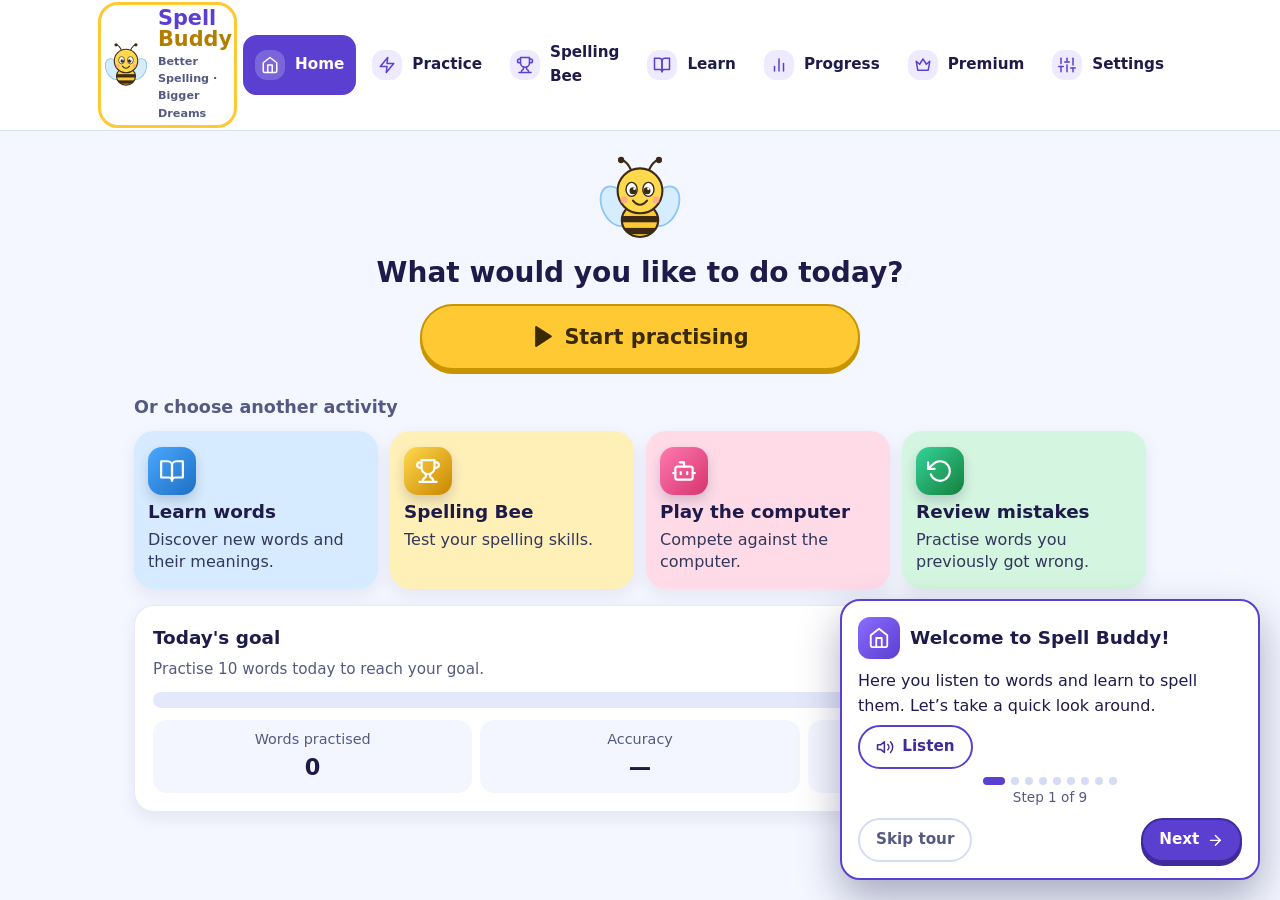
<file: frontend/index.html>
<!DOCTYPE html>
<html lang="en">
<head>
  <meta charset="UTF-8">
  <meta name="viewport" content="width=device-width, initial-scale=1">
  <meta name="description" content="Spell Buddy: listen to words, spell them, and get ready for spelling bees.">
  <title>Spell Buddy</title>
  <link rel="icon" href="assets/bee.svg" type="image/svg+xml">
  <link rel="stylesheet" href="css/style.css">
  <link rel="stylesheet" href="css/pages.css">
  <link rel="stylesheet" href="css/responsive.css">
  <link rel="stylesheet" href="css/icons.css">
  <link rel="stylesheet" href="css/ui2.css">
  <link rel="stylesheet" href="css/theme.css">
</head>
<body>
<header id="site-header" class="site-header"></header>
<main class="container wide">

  <section class="home-top" aria-labelledby="homeTitle">
    <img class="mascot bob" src="assets/bee.svg" width="84" height="91" alt="">
    <h1 id="homeTitle">What would you like to do today?</h1>
    <a id="startBtn" class="btn accent huge" data-tour="start-practising" href="practice.html">
      <svg class="icon fill" aria-hidden="true" focusable="false"><use href="assets/icons.svg#play"/></svg>
      <span>Start practising</span>
    </a>
  </section>

  <section data-tour="activities" aria-labelledby="moreTitle">
    <h2 id="moreTitle" class="section-h">Or choose another activity</h2>
    <ul class="act-grid">
      <li>
        <a class="act a-blue" data-tour="tile-learn" href="learn.html">
          <span class="act-ico" aria-hidden="true"><svg class="icon" focusable="false"><use href="assets/icons.svg#book-open"/></svg></span>
          <strong>Learn words</strong>
          <span class="d">Discover new words and their meanings.</span>
        </a>
      </li>
      <li>
        <a class="act a-yellow" data-tour="tile-bee" href="bee.html">
          <span class="act-ico" aria-hidden="true"><svg class="icon" focusable="false"><use href="assets/icons.svg#trophy"/></svg></span>
          <strong>Spelling Bee</strong>
          <span class="d">Test your spelling skills.</span>
        </a>
      </li>
      <li>
        <a class="act a-pink" data-tour="tile-computer" href="bee.html?opponent=computer">
          <span class="act-ico" aria-hidden="true"><svg class="icon" focusable="false"><use href="assets/icons.svg#bot"/></svg></span>
          <strong>Play the computer</strong>
          <span class="d">Compete against the computer.</span>
        </a>
      </li>
      <li>
        <a class="act a-green" data-tour="tile-review" href="practice.html?mode=review">
          <span id="reviewBadge" class="act-badge" hidden></span>
          <span class="act-ico" aria-hidden="true"><svg class="icon" focusable="false"><use href="assets/icons.svg#rotate"/></svg></span>
          <strong>Review mistakes</strong>
          <span class="d">Practise words you previously got wrong.</span>
        </a>
      </li>
    </ul>
  </section>

  <section class="card progress-strip" aria-labelledby="goalTitle">
    <div class="strip-head">
      <h2 id="goalTitle">Today's goal</h2>
      <a class="strip-link" href="progress.html">See my progress</a>
    </div>
    <p id="goalText" class="muted">Loading…</p>
    <div id="goalTrack" class="bar" role="progressbar" aria-labelledby="goalTitle" aria-valuemin="0" aria-valuemax="100" aria-valuenow="0">
      <span id="goalFill" class="bar-fill"></span>
    </div>
    <dl class="strip-stats">
      <div><dt>Words practised</dt><dd id="sAnswered">0</dd></div>
      <div><dt>Accuracy</dt><dd id="sAccuracy">—</dd></div>
      <div><dt>Day streak</dt><dd id="sStreak">0</dd></div>
    </dl>
  </section>

</main>
<script type="module" src="js/app.js"></script>
<script type="module" src="js/home.js"></script>
</body>
</html>
</file>
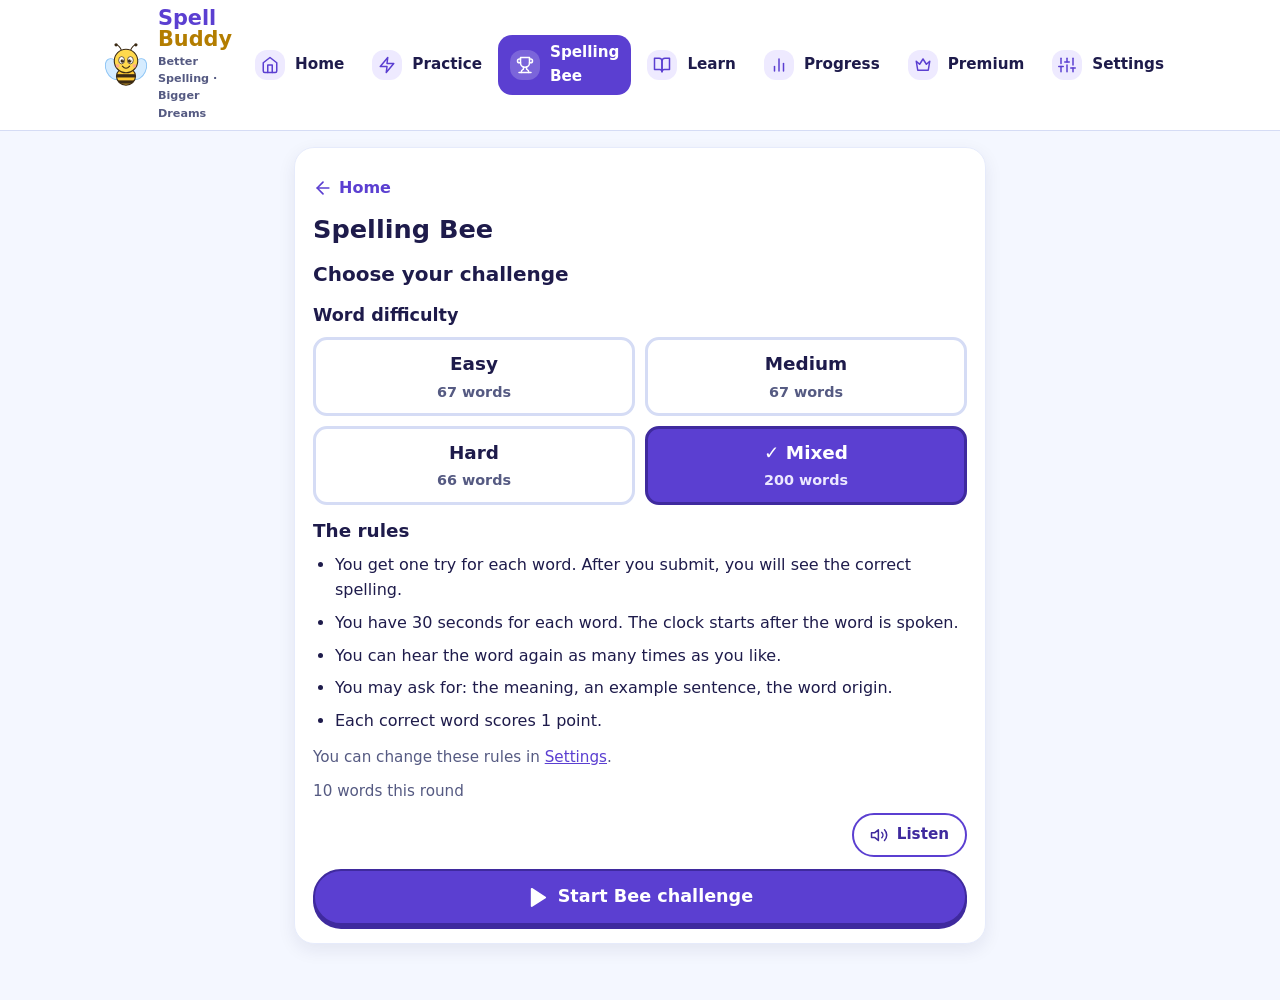
<file: frontend/bee.html>
<!DOCTYPE html>
<html lang="en">
<head>
  <meta charset="UTF-8">
  <meta name="viewport" content="width=device-width, initial-scale=1">
  <title>Spelling Bee · Spell Buddy</title>
  <link rel="icon" href="assets/bee.svg" type="image/svg+xml">
  <link rel="stylesheet" href="css/style.css">
  <link rel="stylesheet" href="css/practice.css">
  <link rel="stylesheet" href="css/bee.css">
  <link rel="stylesheet" href="css/responsive.css">
  <link rel="stylesheet" href="css/icons.css">
  <link rel="stylesheet" href="css/ui2.css">
  <link rel="stylesheet" href="css/keyboard.css">
  <link rel="stylesheet" href="css/theme.css">
</head>
<body>
<header id="site-header" class="site-header"></header>
<main class="container">

  <section id="loading" class="card" aria-busy="true">
    <span class="skeleton block"></span>
    <span class="skeleton line"></span>
    <span class="skeleton line"></span>
  </section>

  <section id="ready" class="card setup" hidden>
    <a class="back-link" href="index.html">
      <svg class="icon" aria-hidden="true" focusable="false"><use href="assets/icons.svg#arrow-left"/></svg>
      <span>Home</span>
    </a>
    <h1 id="readyTitle">Spelling Bee</h1>
    <h2 id="chooseTitle" class="setup-h">Choose your challenge</h2>

    <fieldset class="opts">
      <legend id="levelLegend">Word difficulty</legend>
      <div class="opt-grid">
        <label class="opt"><input type="radio" name="level" value="easy"><span class="opt-face"><span class="opt-name">Easy</span><small class="opt-count"></small></span></label>
        <label class="opt"><input type="radio" name="level" value="medium"><span class="opt-face"><span class="opt-name">Medium</span><small class="opt-count"></small></span></label>
        <label class="opt"><input type="radio" name="level" value="hard"><span class="opt-face"><span class="opt-name">Hard</span><small class="opt-count"></small></span></label>
        <label class="opt"><input type="radio" name="level" value="mixed"><span class="opt-face"><span class="opt-name">Mixed</span><small class="opt-count"></small></span></label>
      </div>
    </fieldset>

    <fieldset id="strengthBox" class="opts" hidden>
      <legend>Choose computer strength</legend>
      <div class="opt-grid three">
        <label class="opt"><input type="radio" name="strength" value="easy"><span class="opt-face"><span class="opt-name">Easy</span></span></label>
        <label class="opt"><input type="radio" name="strength" value="medium"><span class="opt-face"><span class="opt-name">Medium</span></span></label>
        <label class="opt"><input type="radio" name="strength" value="hard"><span class="opt-face"><span class="opt-name">Hard</span></span></label>
      </div>
    </fieldset>
    <p id="matchExplain" class="explain" hidden>Word difficulty controls the words you get. Computer strength controls how strong your opponent is.</p>

    <h2>The rules</h2>
    <ul id="rulesList" class="rules"></ul>
    <p class="muted">You can change these rules in <a href="settings.html">Settings</a>.</p>
    <p id="readyInfo" class="muted"></p>
    <p id="speechWarning" class="warn" hidden>This browser cannot speak words aloud. Try Chrome, Edge or Safari.</p>
    <div class="listen-row">
      <button id="listenSetup" class="btn small" type="button" data-say="Choose your word difficulty. Then press the start button. You get one try for each word.">
        <svg class="icon" aria-hidden="true" focusable="false"><use href="assets/icons.svg#volume"/></svg>
        <span>Listen</span>
      </button>
    </div>
    <button id="beginBtn" class="btn primary big" type="button">
      <svg class="icon fill" aria-hidden="true" focusable="false"><use href="assets/icons.svg#play"/></svg>
      <span id="beginLabel">Start Bee challenge</span>
    </button>
  </section>

  <section id="play" class="card" hidden>
    <div class="play-stack">
    <div class="session-top">
      <a class="back" href="index.html">
        <svg class="icon" aria-hidden="true" focusable="false"><use href="assets/icons.svg#arrow-left"/></svg>
        <span>Home</span>
      </a>
      <span id="progress" class="pill"></span>
    </div>
    <div id="progressTrack" class="bar purple" role="progressbar" aria-label="Round progress" aria-valuemin="0" aria-valuemax="100" aria-valuenow="0">
      <span id="barFill" class="bar-fill"></span>
    </div>
    <p id="scoreboard" class="scoreboard" hidden></p>
    <div id="timerBox" class="timer" hidden>
      <div id="timerBar" class="timer-bar"></div>
      <span id="timerText" class="timer-text"></span>
    </div>

    <button id="hearBtn" class="btn accent big" type="button">
      <svg class="icon" aria-hidden="true" focusable="false"><use href="assets/icons.svg#volume"/></svg>
      <span>Hear the word again</span>
    </button>
    <div class="helpers">
      <button id="meaningBtn" class="btn small" type="button"><svg class="icon" aria-hidden="true" focusable="false"><use href="assets/icons.svg#book"/></svg><span>Meaning</span></button>
      <button id="sentenceBtn" class="btn small" type="button"><svg class="icon" aria-hidden="true" focusable="false"><use href="assets/icons.svg#message"/></svg><span>Sentence</span></button>
      <button id="originBtn" class="btn small" type="button" hidden><svg class="icon" aria-hidden="true" focusable="false"><use href="assets/icons.svg#globe"/></svg><span>Origin</span></button>
    </div>
    <p id="aidText" class="aid" hidden></p>

    <label for="answer" class="muted">Spell the word you heard</label>
    <input id="answer" class="answer" type="text" autocomplete="off" autocapitalize="off" autocorrect="off" spellcheck="false">
    <p id="feedback" class="feedback" role="status" aria-live="polite"></p>
    <div id="correction" class="correction" tabindex="-1" aria-live="polite" hidden></div>
    <p id="compLine" class="comp-line" role="status" aria-live="polite" hidden></p>
    <div id="kbHost" class="kb" data-keyboard-input="answer" data-keyboard-action="actionBtn" hidden></div>
    <button id="actionBtn" class="btn primary big" type="button">
      <svg class="icon" aria-hidden="true" focusable="false"><use href="assets/icons.svg#check"/></svg>
      <span>Submit</span>
    </button>
    </div>
  </section>

  <section id="done" class="card center" hidden>
    <img class="mascot bob" src="assets/bee.svg" width="90" height="97" alt="">
    <h2 id="doneTitle">Round complete</h2>
    <p id="scoreText" class="score"></p>
    <p id="matchResult" class="match-result" hidden></p>
    <div id="missedBox" hidden>
      <h2>Words to practise</h2>
      <ul id="missedList" class="missed missed-scroll"></ul>
    </div>
    <a id="playAgain" class="btn primary big" href="bee.html">Play again</a>
    <a class="btn big ghost" href="index.html">Home</a>
  </section>

  <section id="error" class="card" hidden>
    <p id="errorMsg"></p>
    <a class="btn primary" href="index.html">Back home</a>
  </section>

</main>
<script type="module" src="js/app.js"></script>
<script type="module" src="js/bee.js"></script>
</body>
</html>
</file>
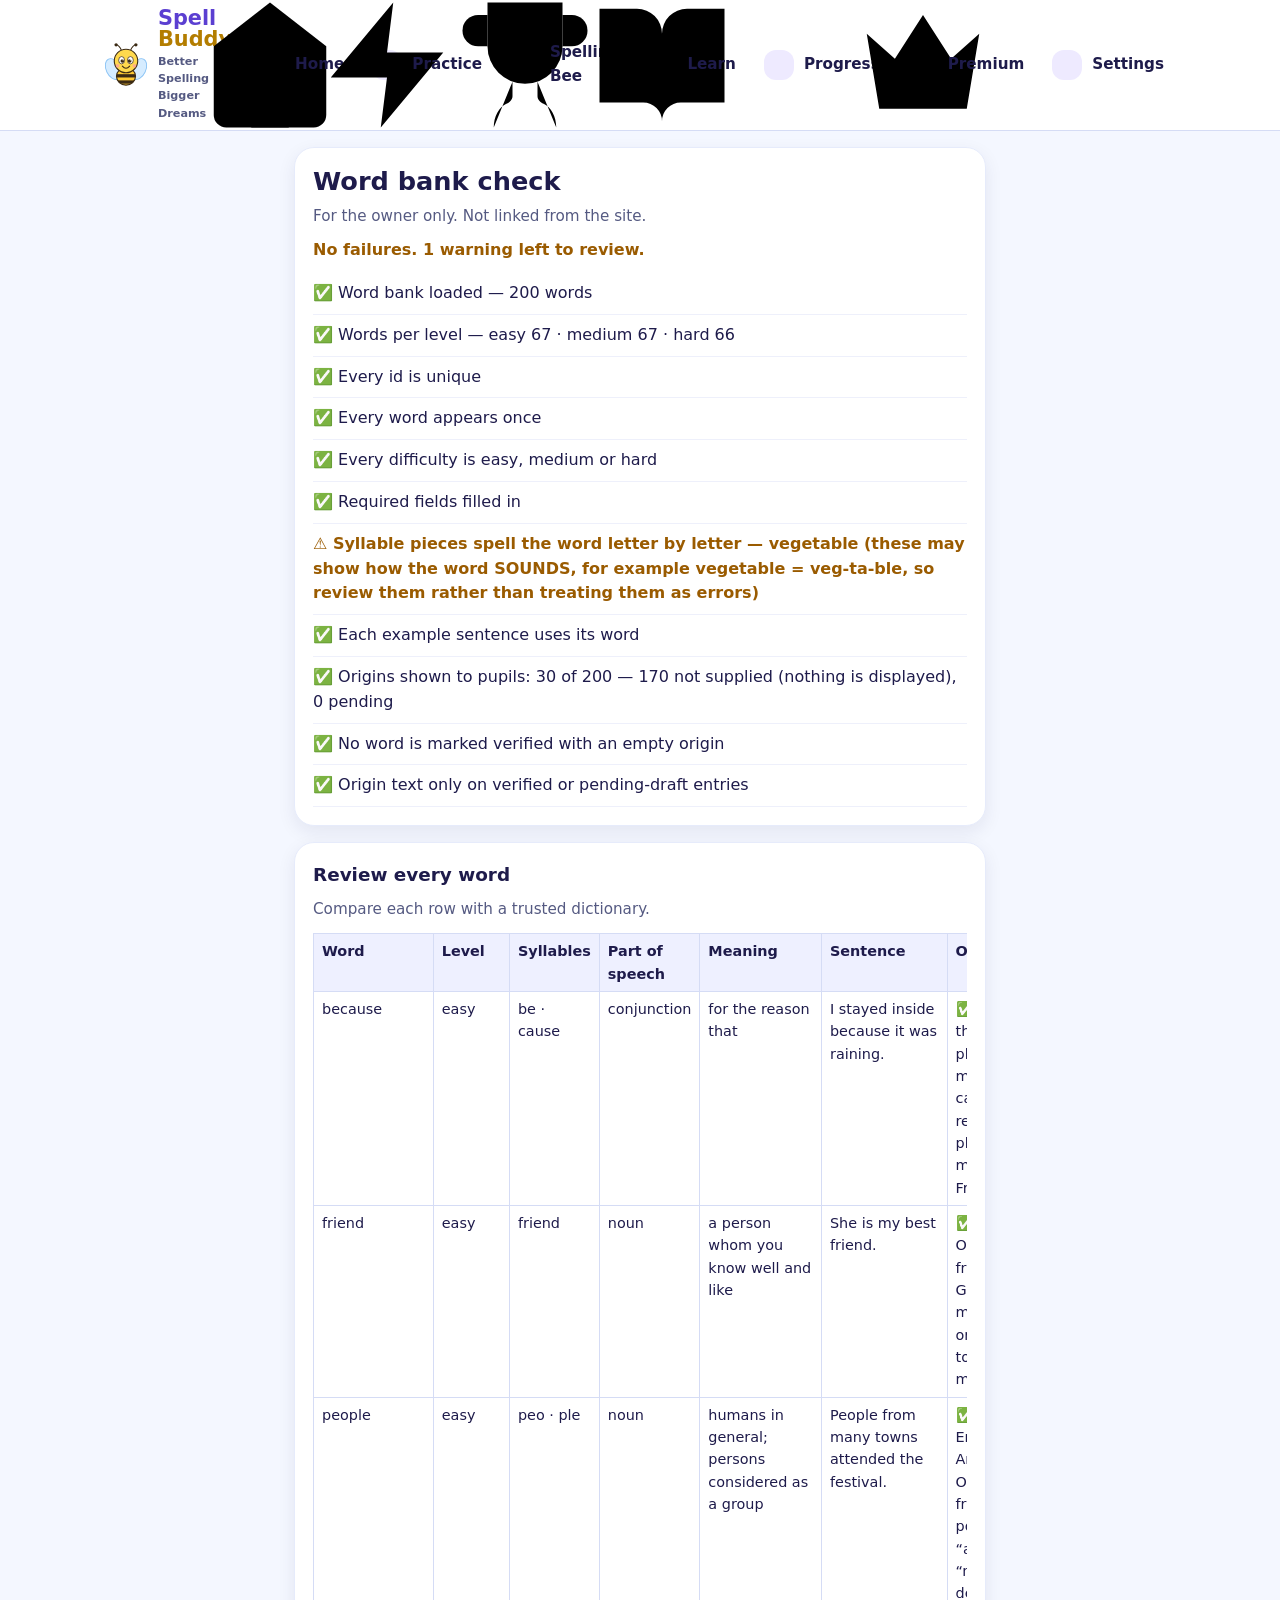
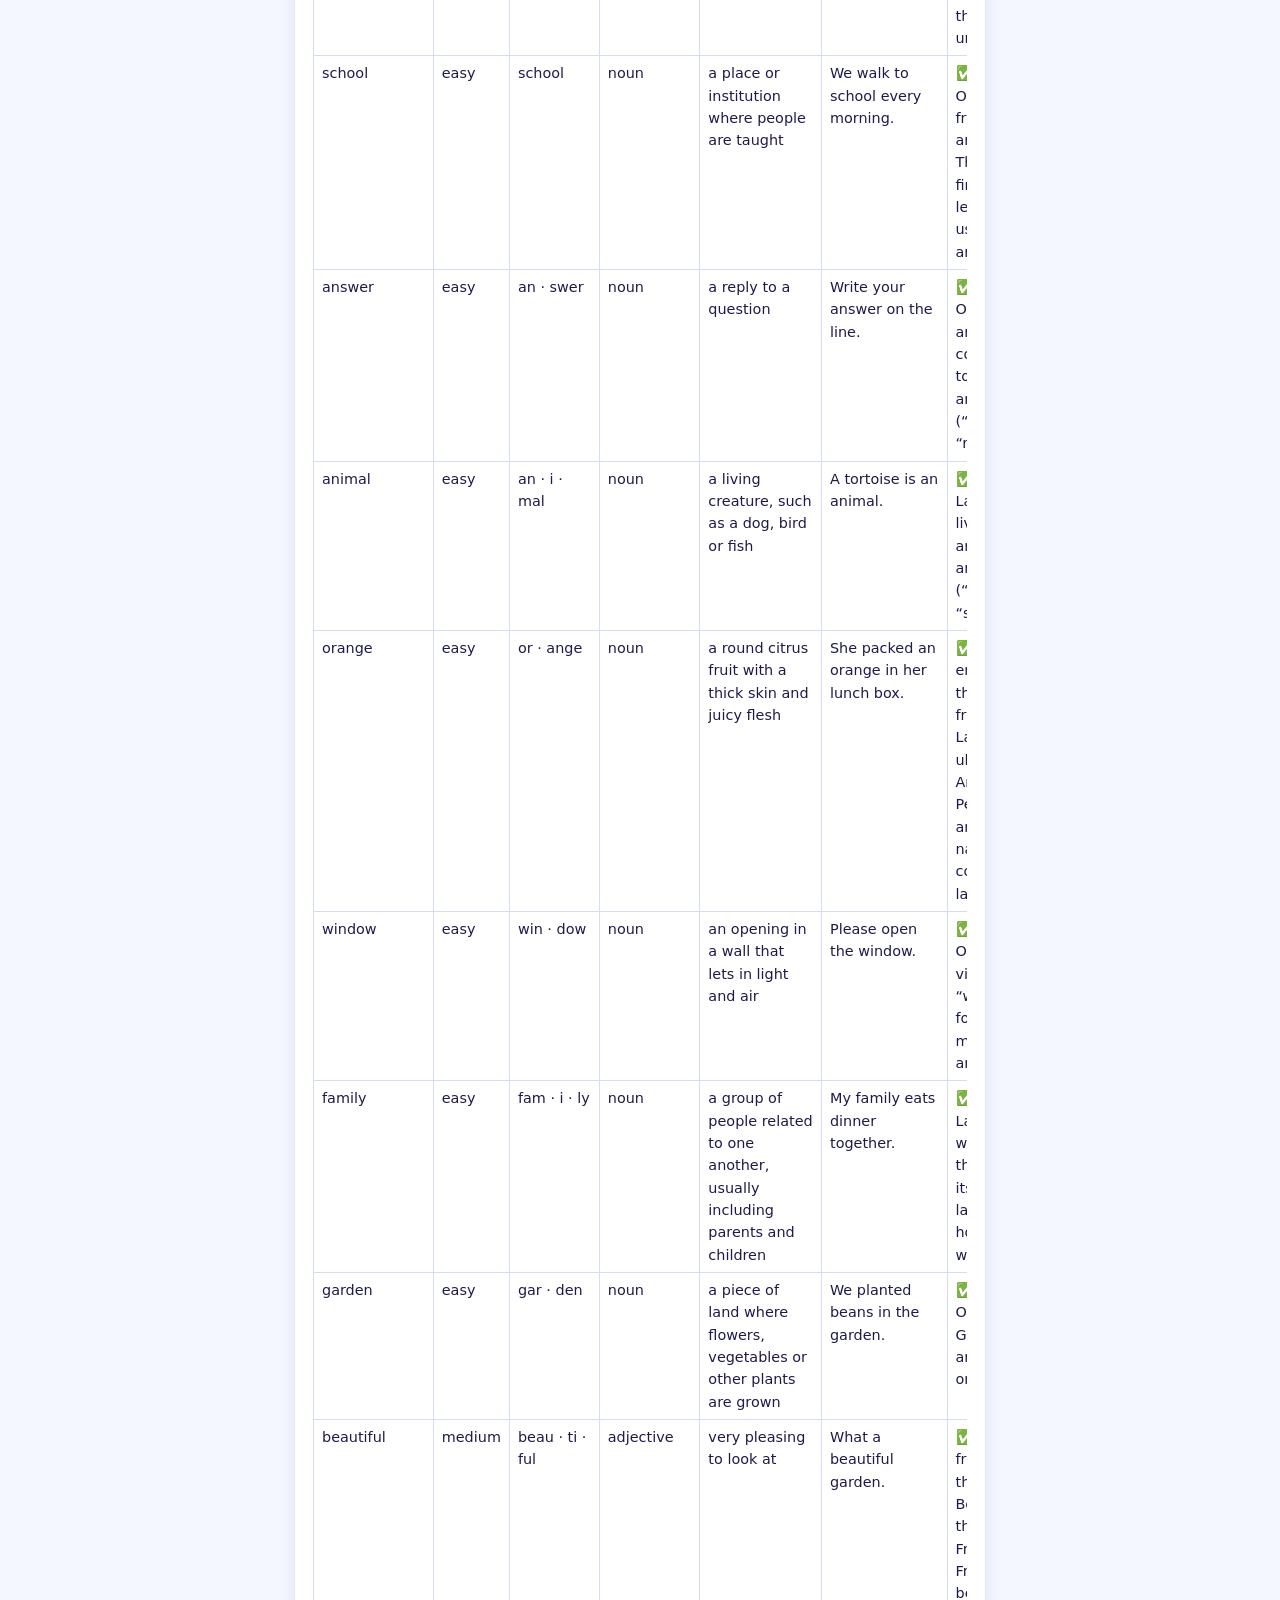
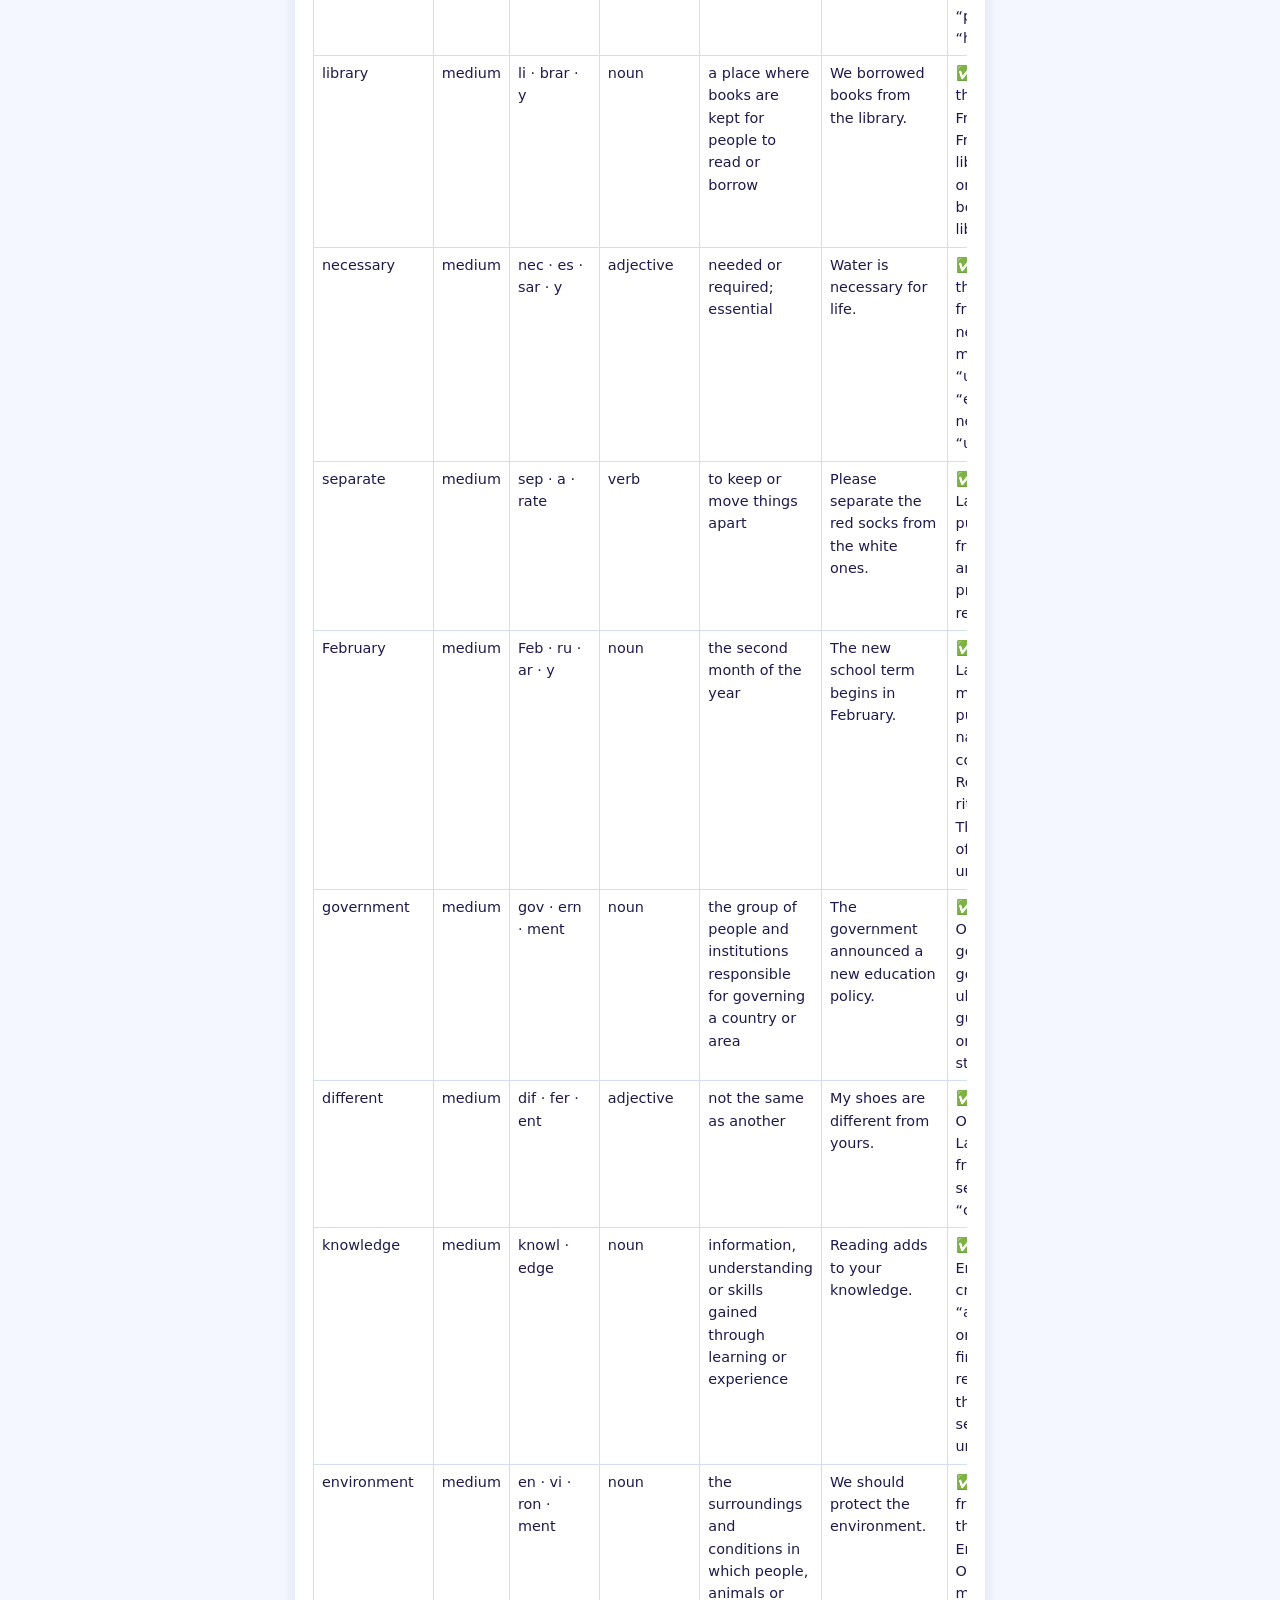
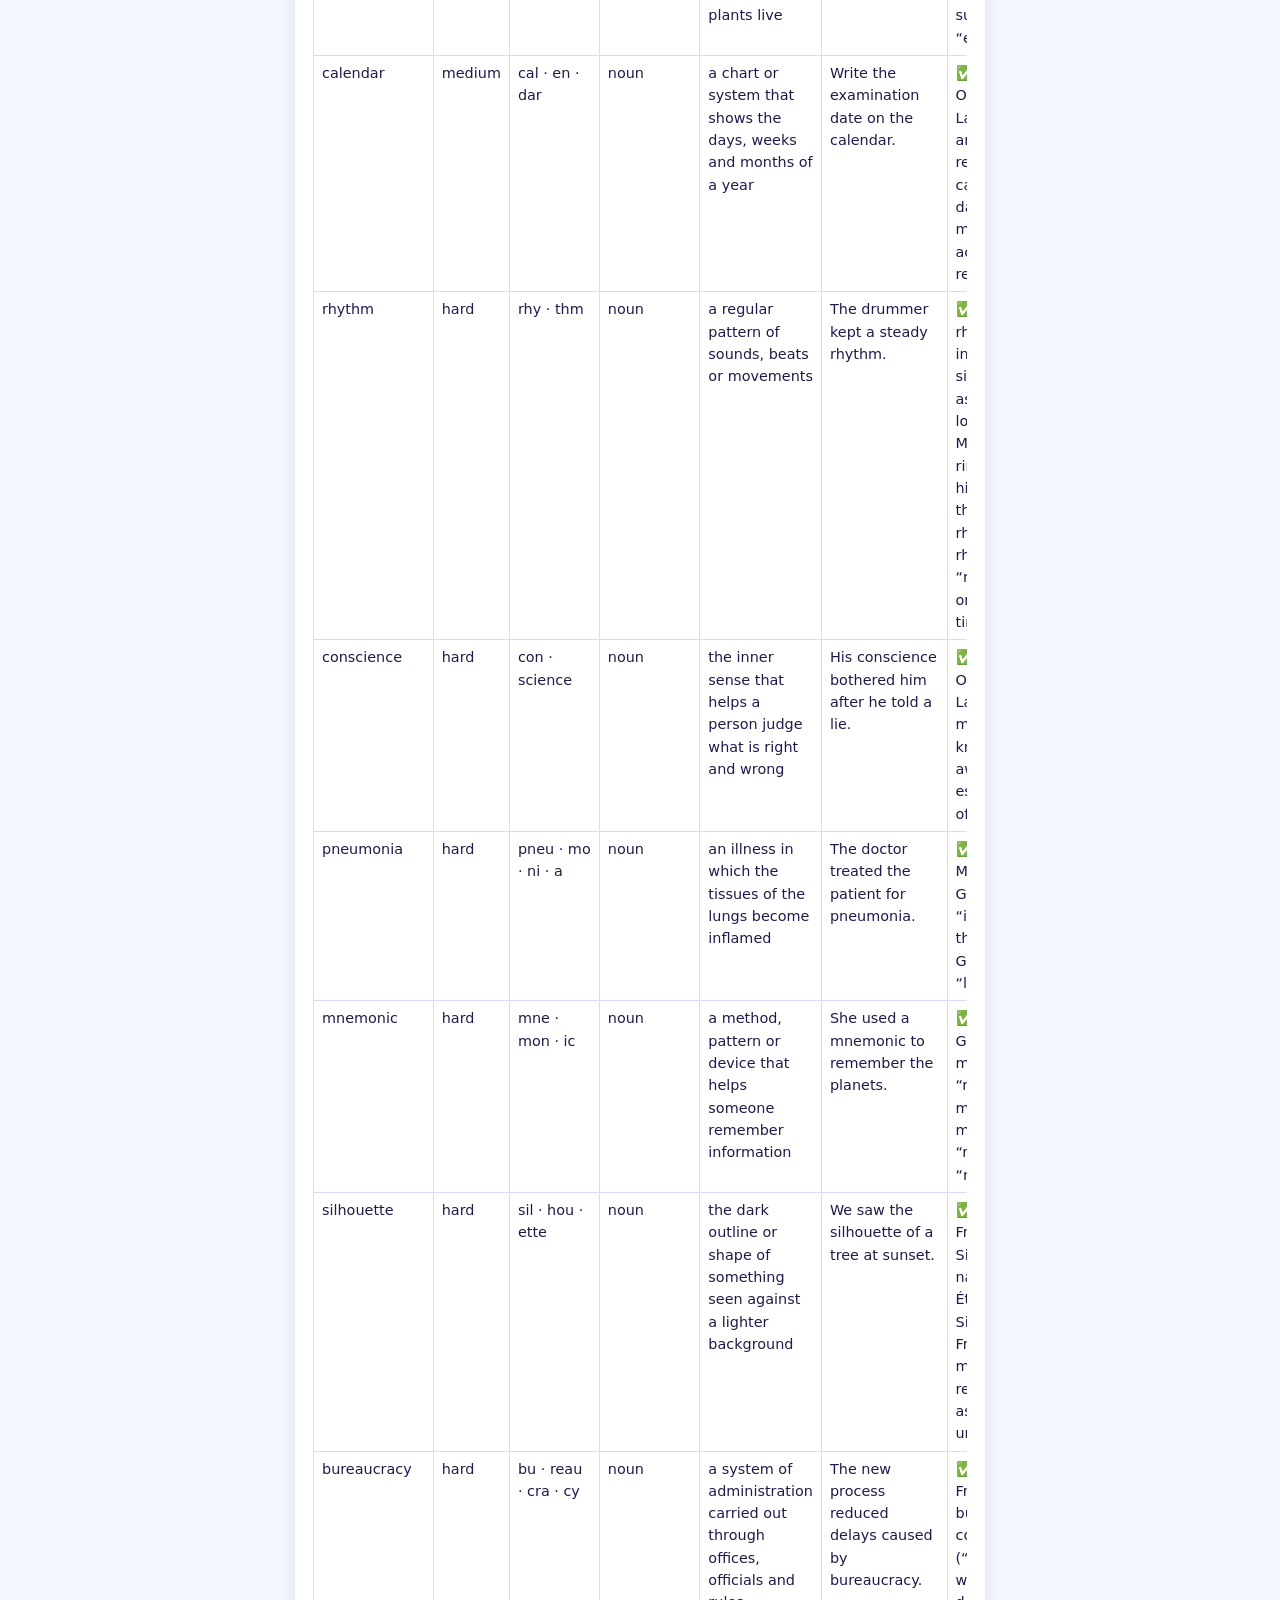
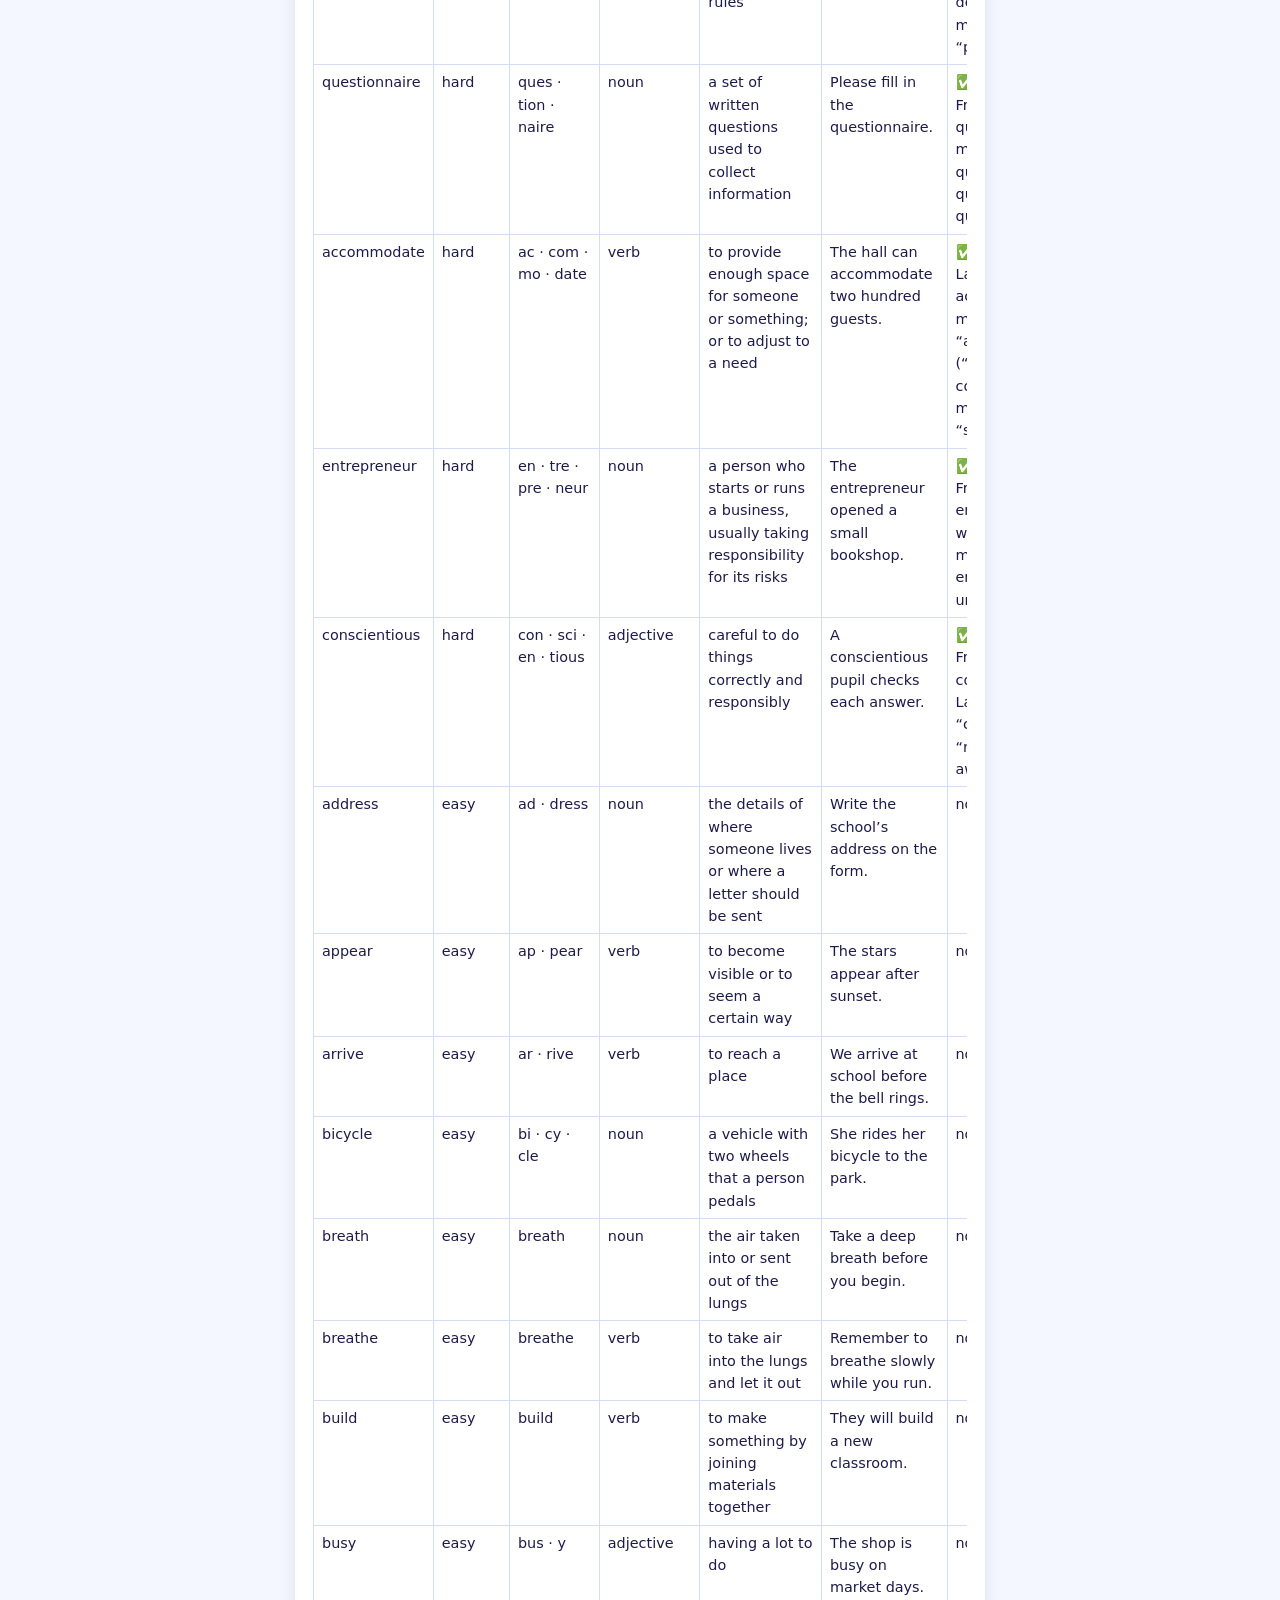
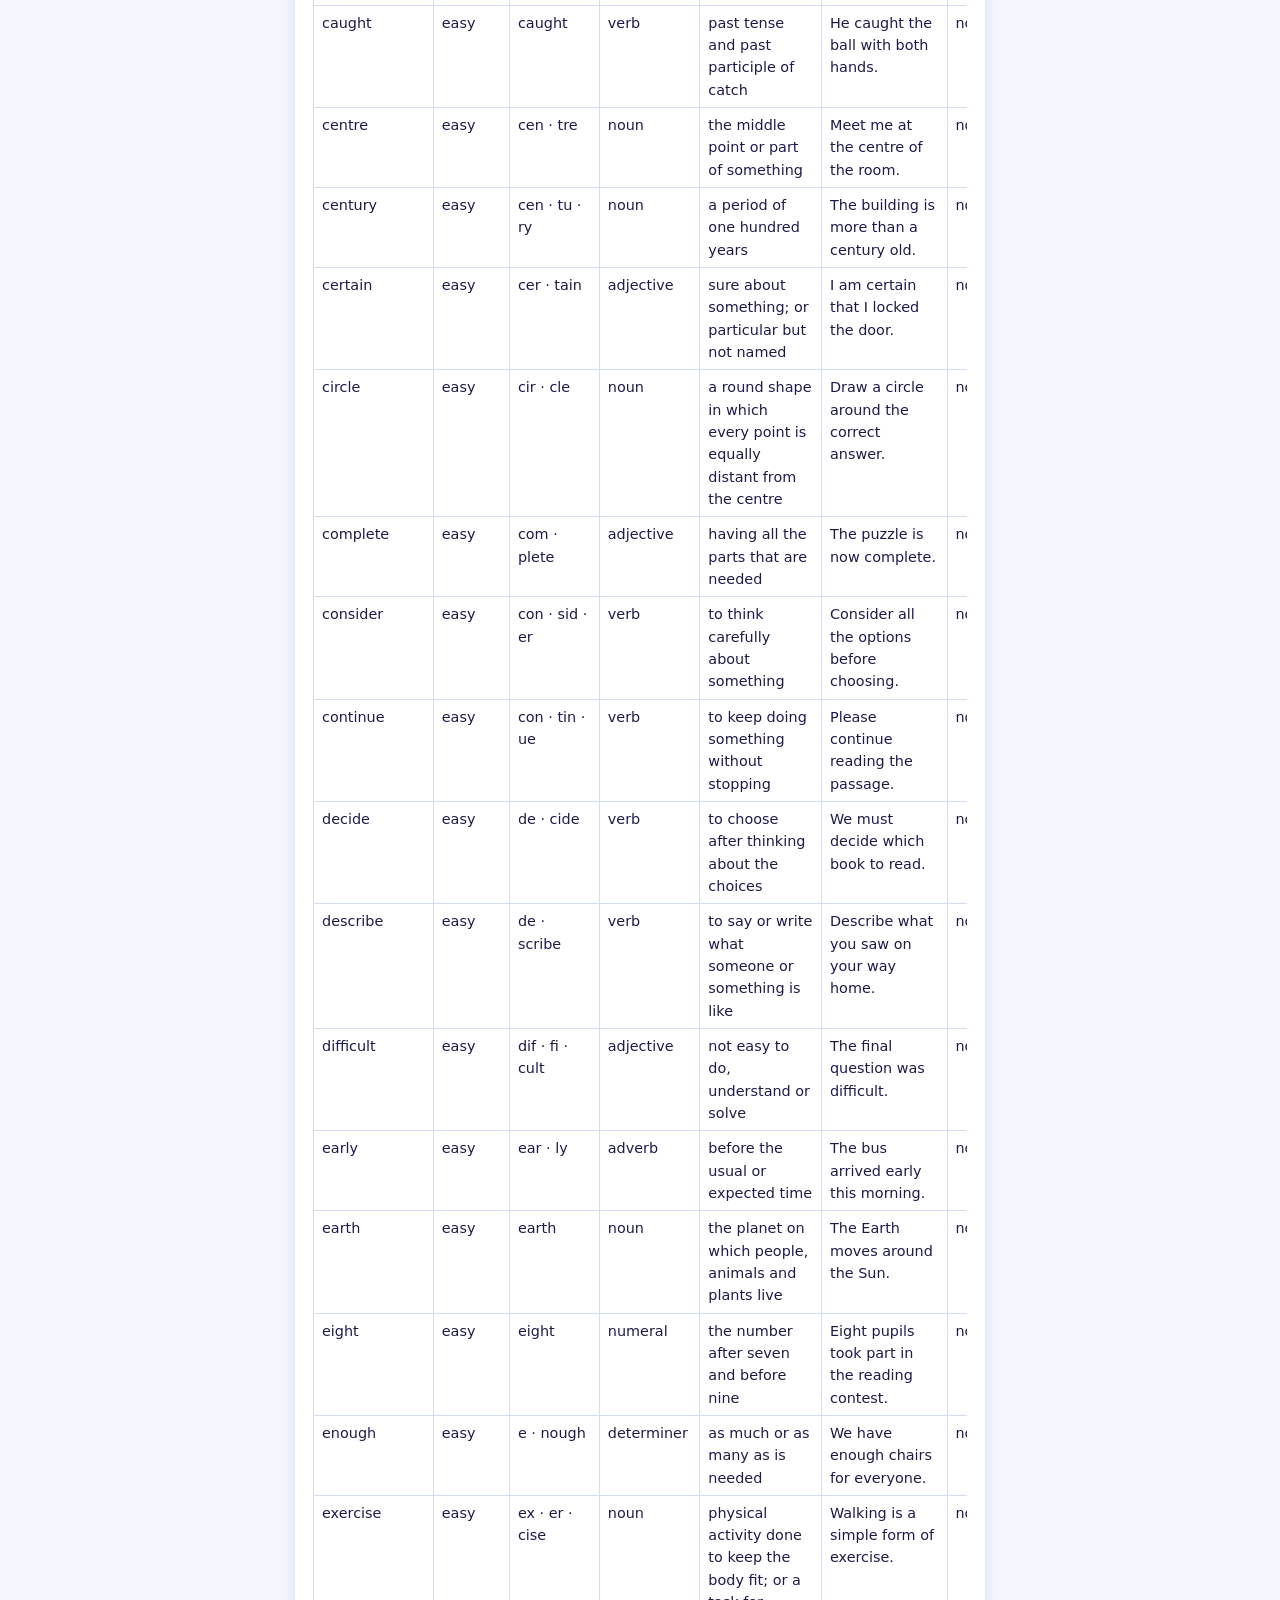
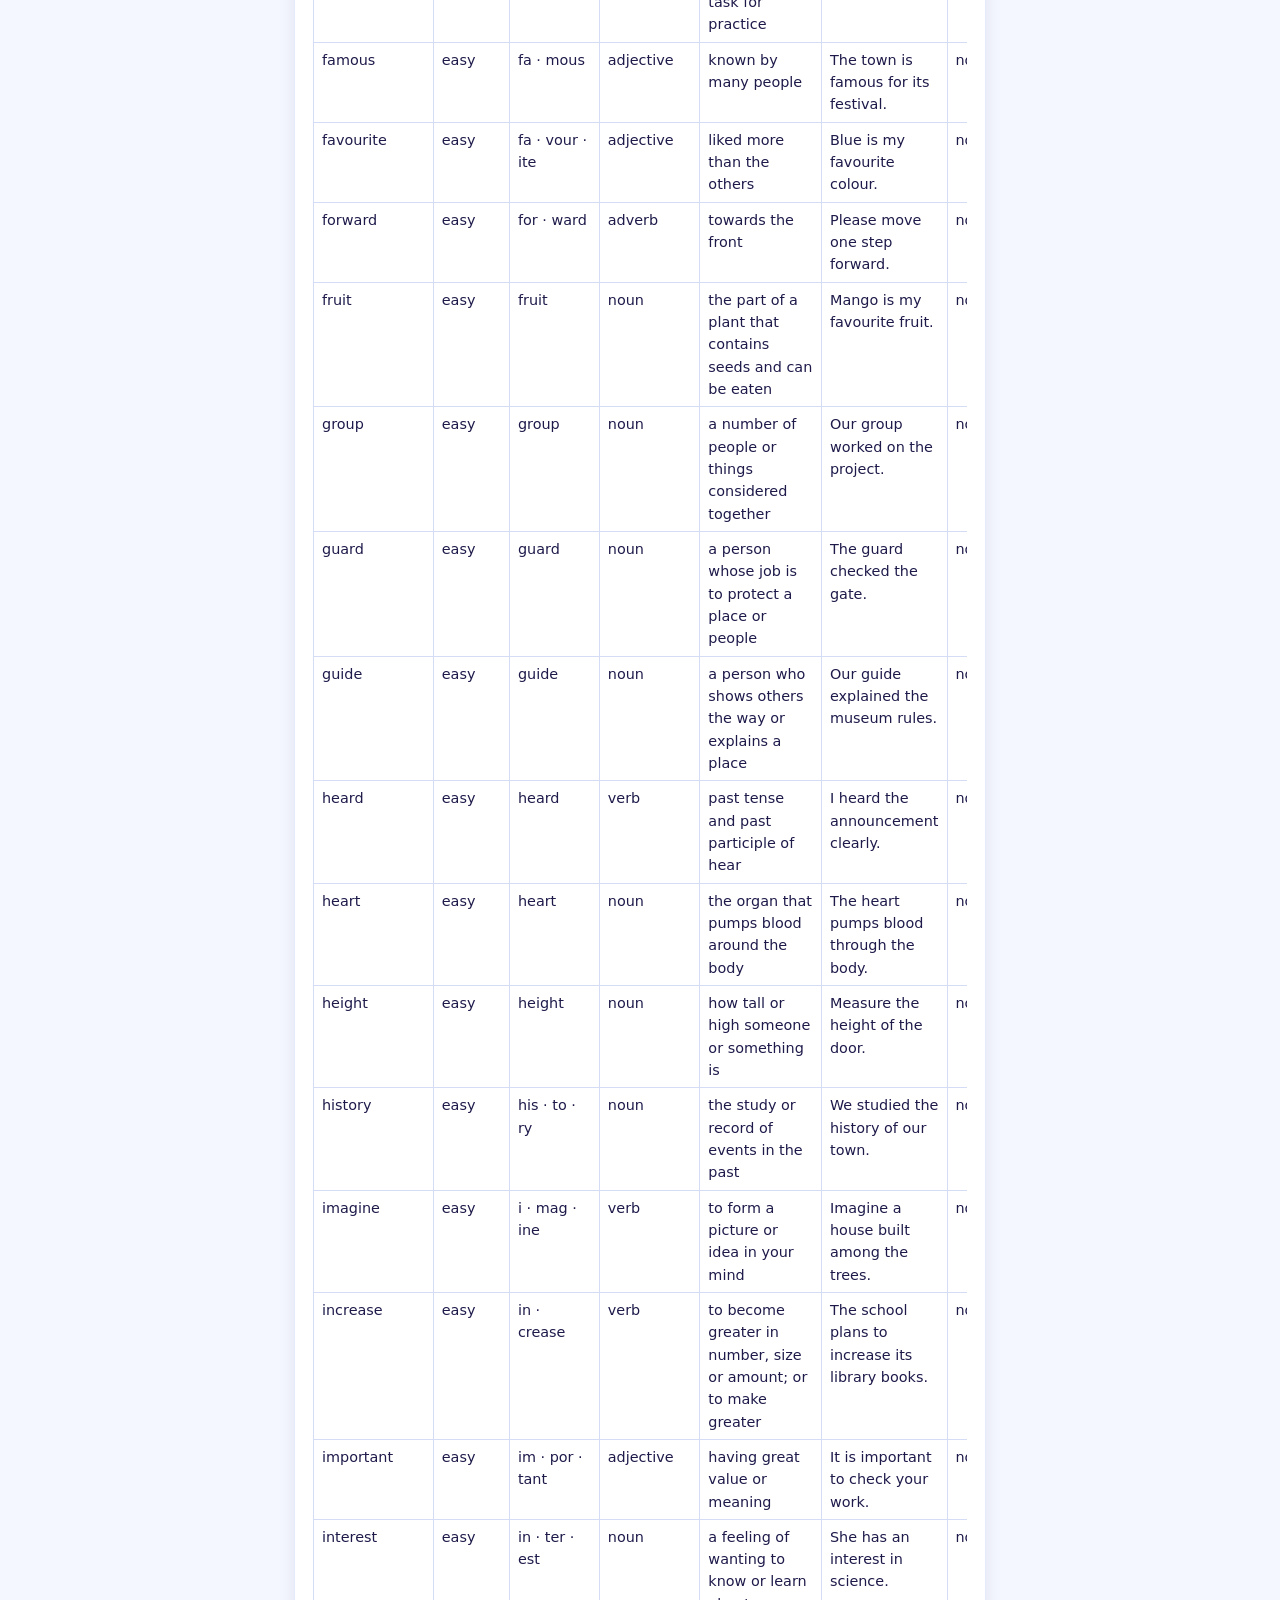
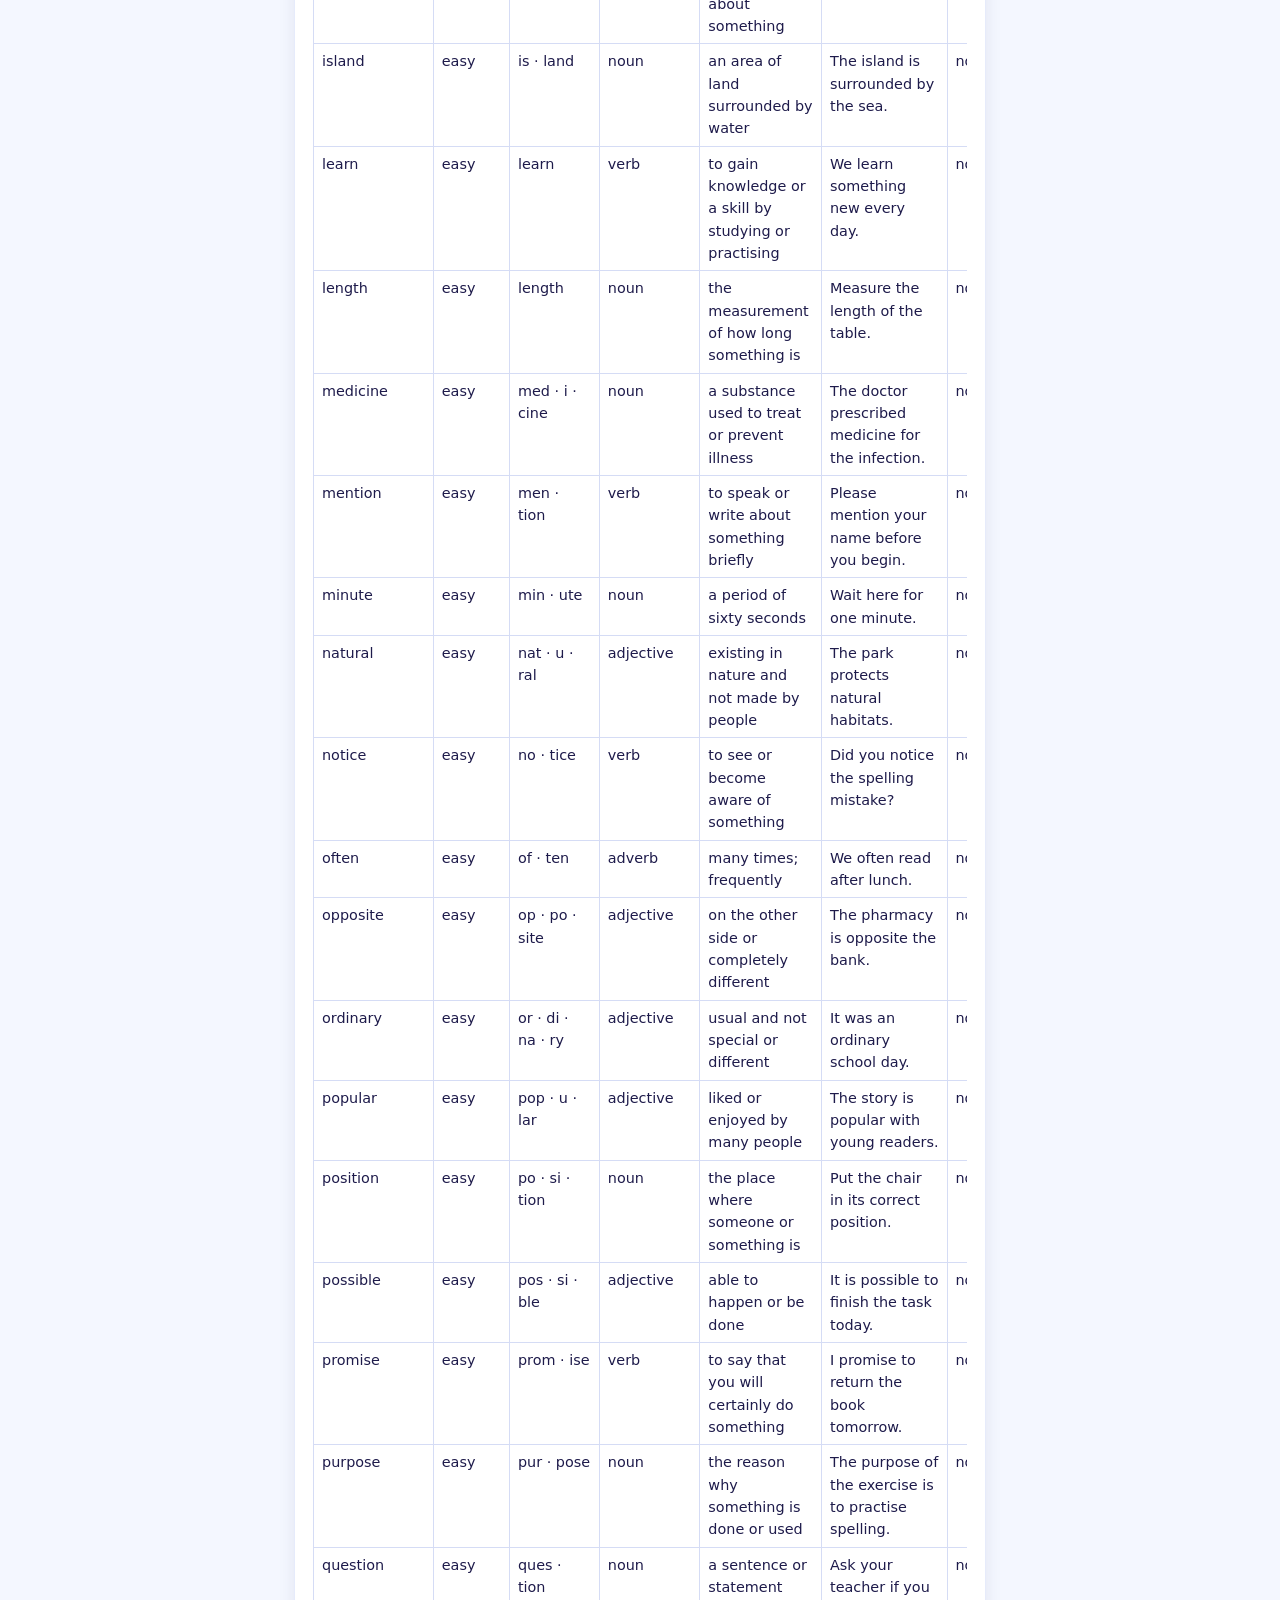
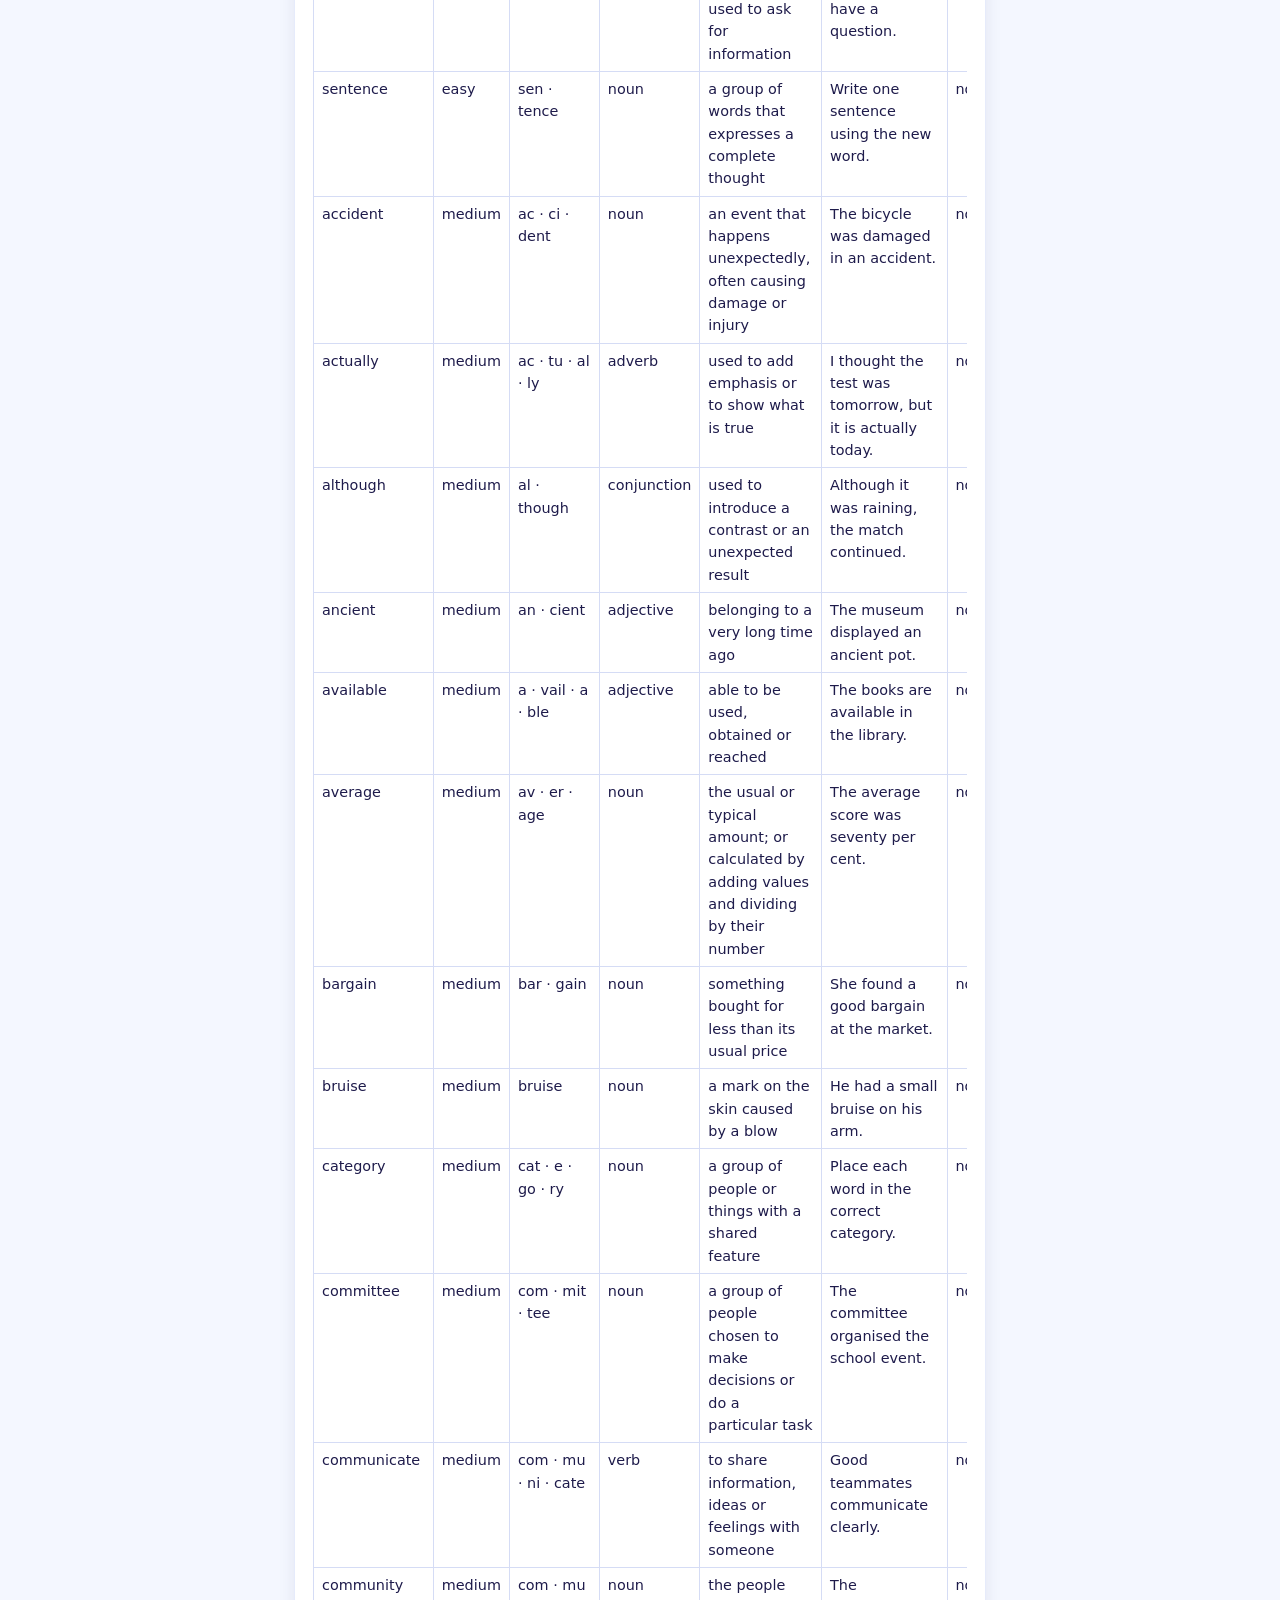
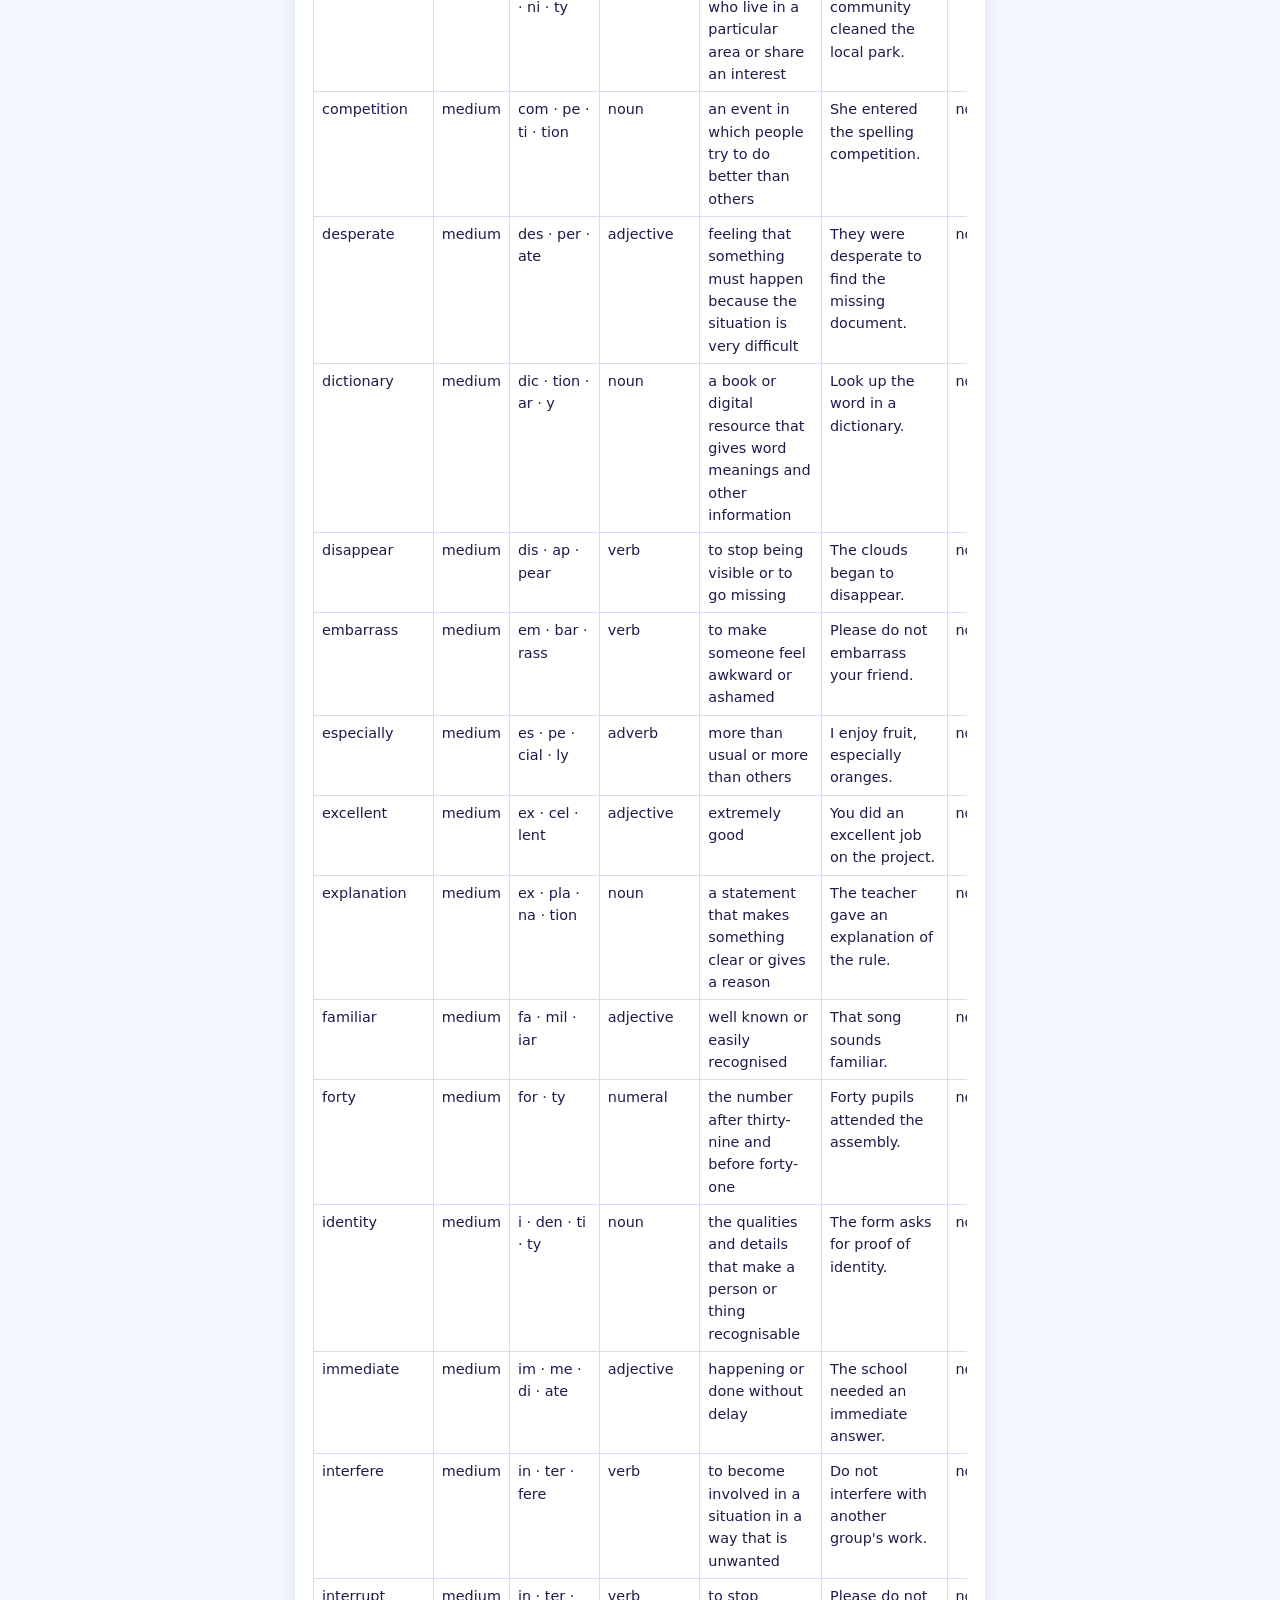
<file: frontend/dev-check.html>
<!DOCTYPE html>
<html lang="en">
<head>
  <meta charset="UTF-8">
  <meta name="viewport" content="width=device-width, initial-scale=1">
  <meta name="robots" content="noindex">
  <title>Word bank check · Spell Buddy</title>
  <link rel="stylesheet" href="css/style.css">
  <link rel="stylesheet" href="css/dev.css">
  <link rel="stylesheet" href="css/responsive.css">
  <link rel="stylesheet" href="css/theme.css">
</head>
<body>
<header id="site-header" class="site-header"></header>
<main class="container">
  <section class="card">
    <h1>Word bank check</h1>
    <p class="muted">For the owner only. Not linked from the site.</p>
    <p id="summary" class="feedback"></p>
    <ul id="results" class="check-list"></ul>
  </section>
  <section class="card">
    <h2>Review every word</h2>
    <p class="muted">Compare each row with a trusted dictionary.</p>
    <div class="table-wrap">
      <table class="words-table">
        <thead><tr><th>Word</th><th>Level</th><th>Syllables</th><th>Part of speech</th><th>Meaning</th><th>Sentence</th><th>Origin</th></tr></thead>
        <tbody id="rows"></tbody>
      </table>
    </div>
  </section>
</main>
<script type="module" src="js/app.js"></script>
<script type="module" src="js/dev-check.js"></script>
</body>
</html>
</file>
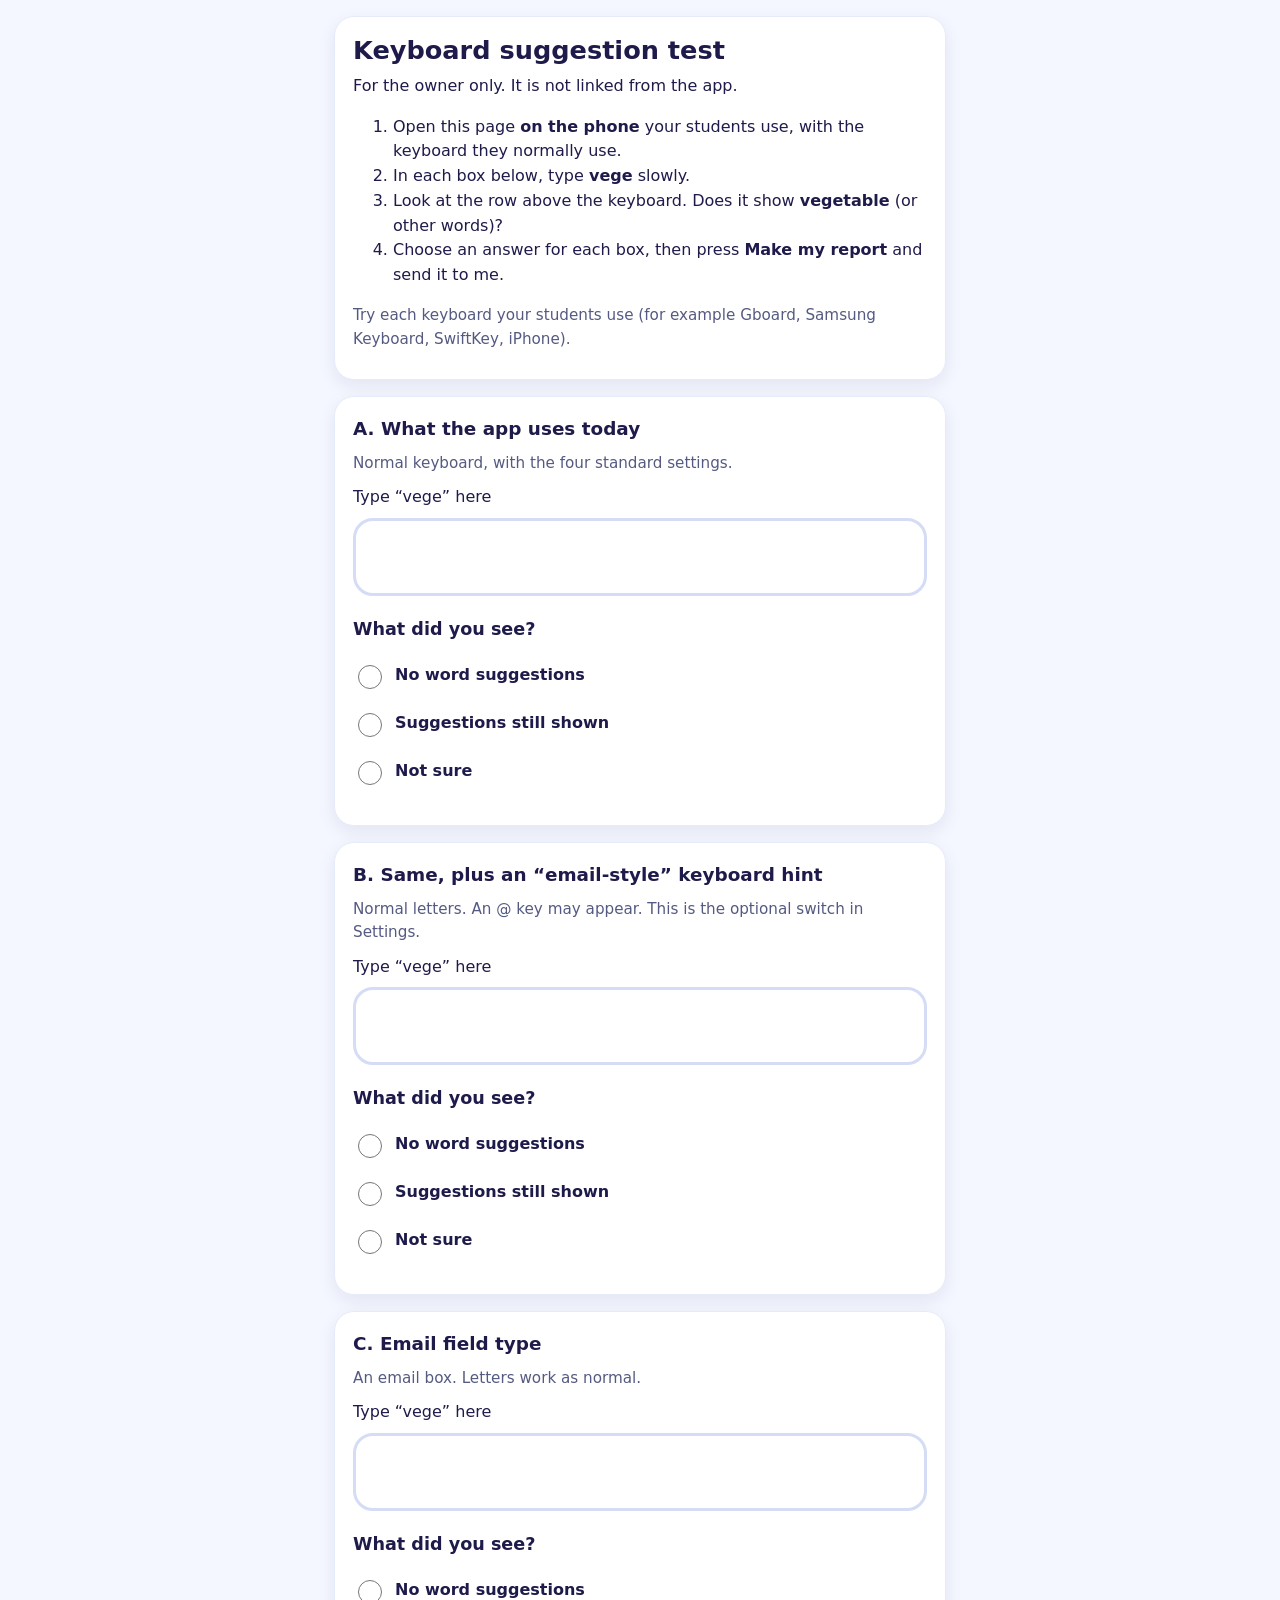
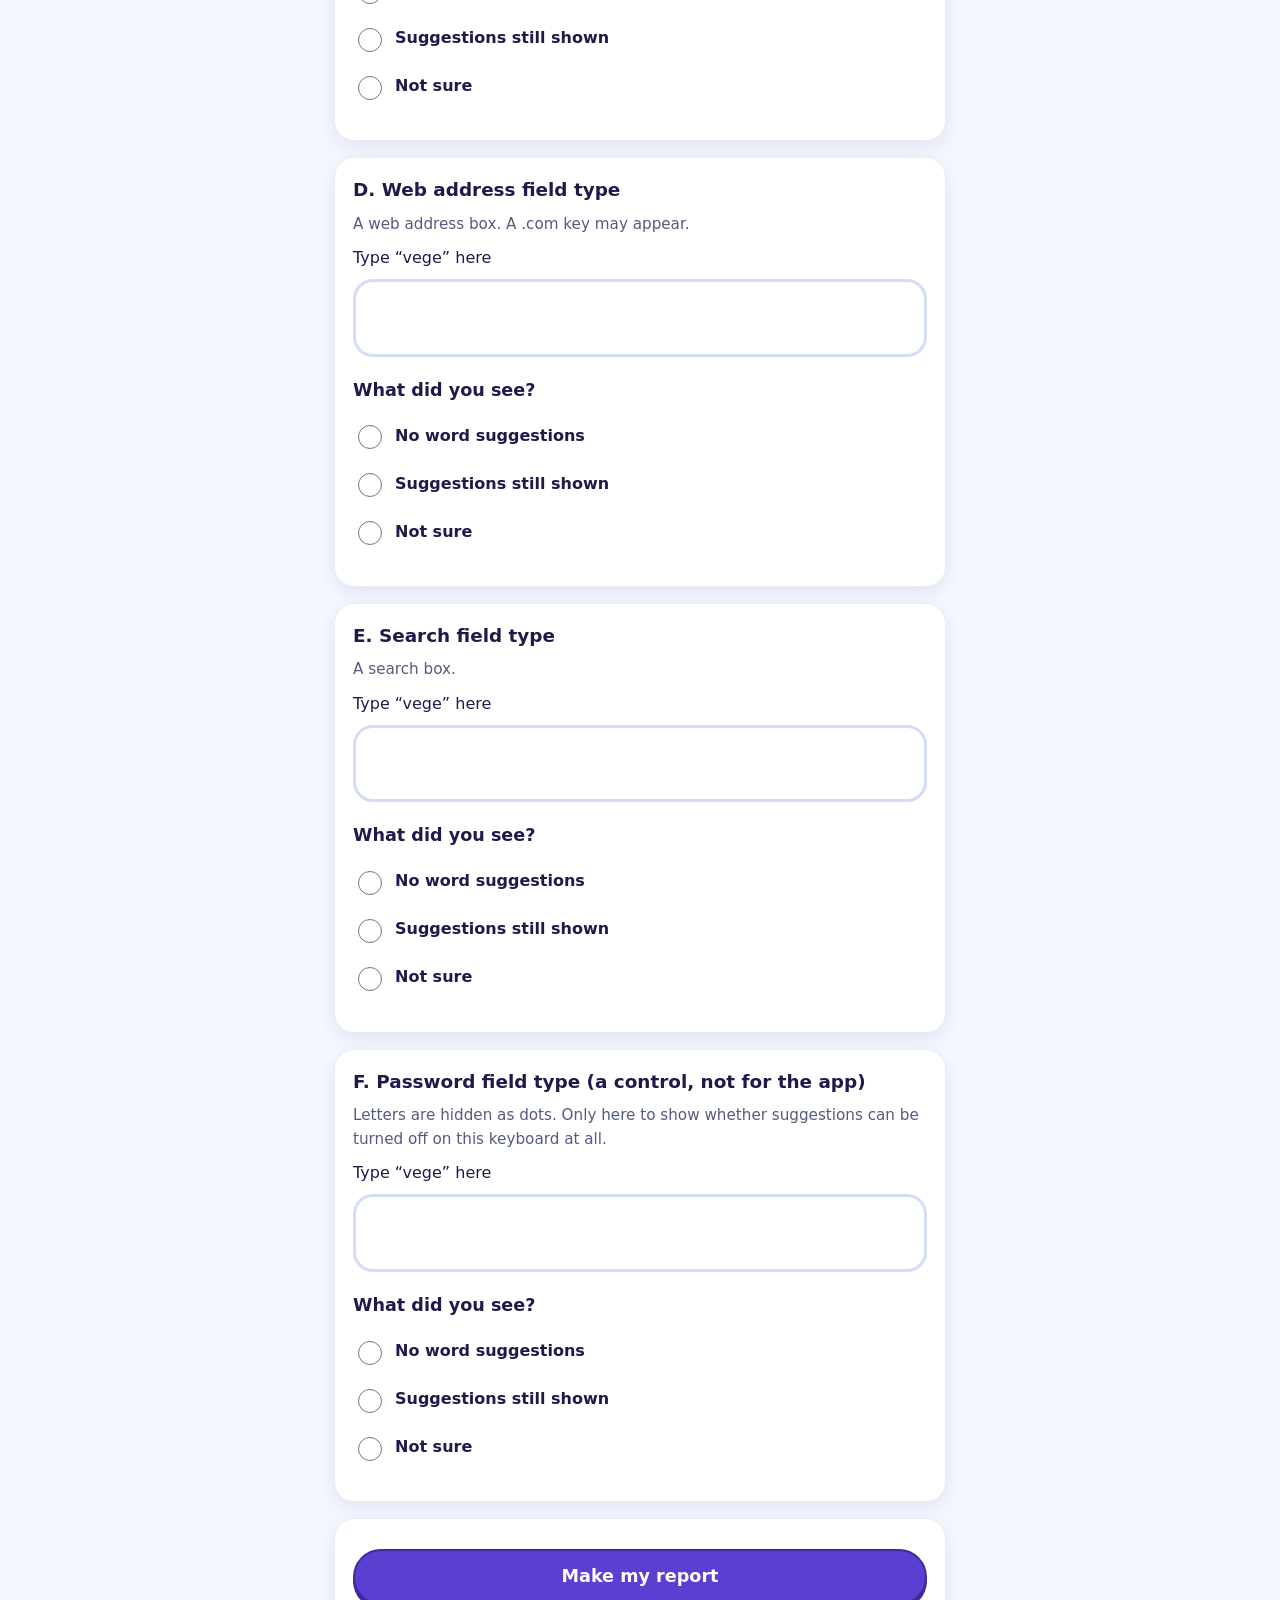
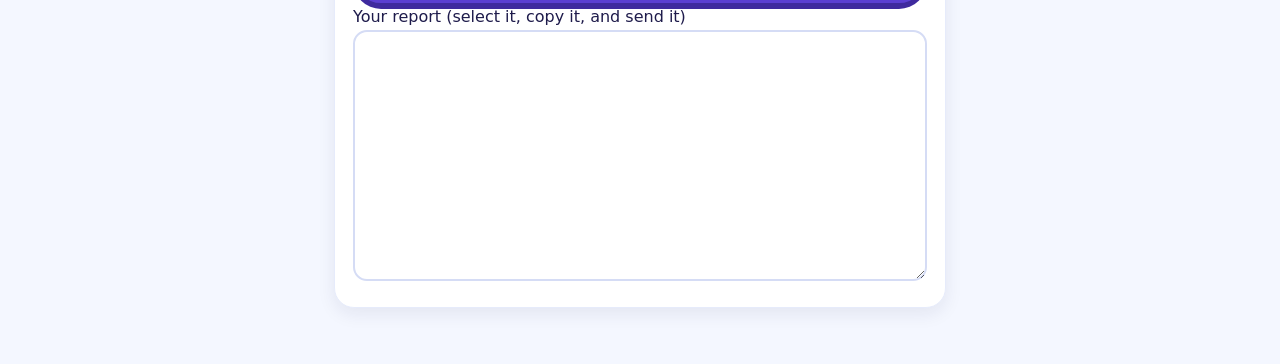
<file: frontend/keyboard-test.html>
<!DOCTYPE html>
<html lang="en">
<head>
  <meta charset="UTF-8">
  <meta name="viewport" content="width=device-width, initial-scale=1">
  <meta name="robots" content="noindex">
  <title>Keyboard suggestion test · Spell Buddy</title>
  <link rel="icon" href="assets/bee.svg" type="image/svg+xml">
  <link rel="stylesheet" href="css/style.css">
  <link rel="stylesheet" href="css/practice.css">
  <link rel="stylesheet" href="css/bee.css">
  <link rel="stylesheet" href="css/icons.css">
  <link rel="stylesheet" href="css/ui2.css">
  <link rel="stylesheet" href="css/theme.css">
</head>
<body>
<main class="container">
  <section class="card">
    <h1>Keyboard suggestion test</h1>
    <p>For the owner only. It is not linked from the app.</p>
    <ol>
      <li>Open this page <strong>on the phone</strong> your students use, with the keyboard they normally use.</li>
      <li>In each box below, type <strong>vege</strong> slowly.</li>
      <li>Look at the row above the keyboard. Does it show <strong>vegetable</strong> (or other words)?</li>
      <li>Choose an answer for each box, then press <strong>Make my report</strong> and send it to me.</li>
    </ol>
    <p class="muted">Try each keyboard your students use (for example Gboard, Samsung Keyboard, SwiftKey, iPhone).</p>
  </section>

  <div id="variants"></div>

  <section class="card">
    <button id="reportBtn" class="btn primary big" type="button">Make my report</button>
    <label for="report" class="field">Your report (select it, copy it, and send it)</label>
    <textarea id="report" class="num-input" rows="9" readonly></textarea>
  </section>
</main>
<script type="module" src="js/keyboard-test.js"></script>
</body>
</html>
</file>
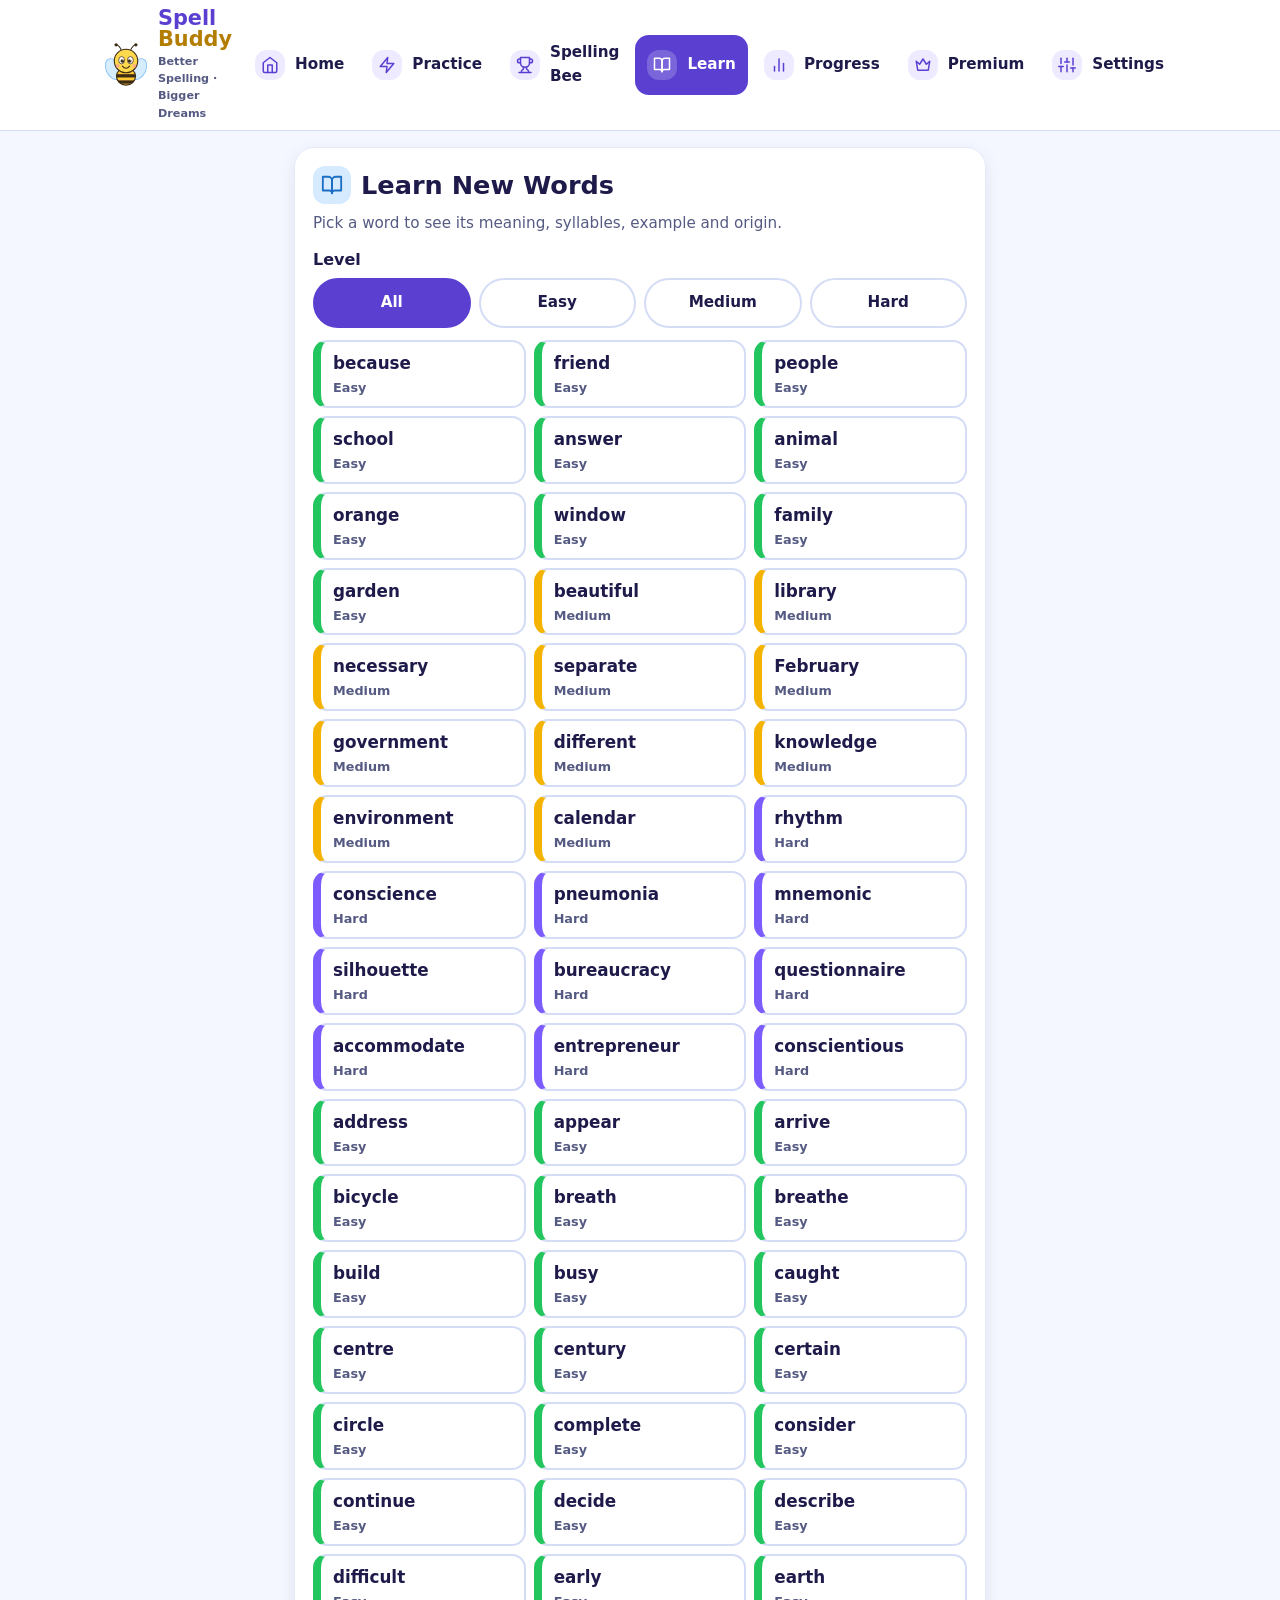
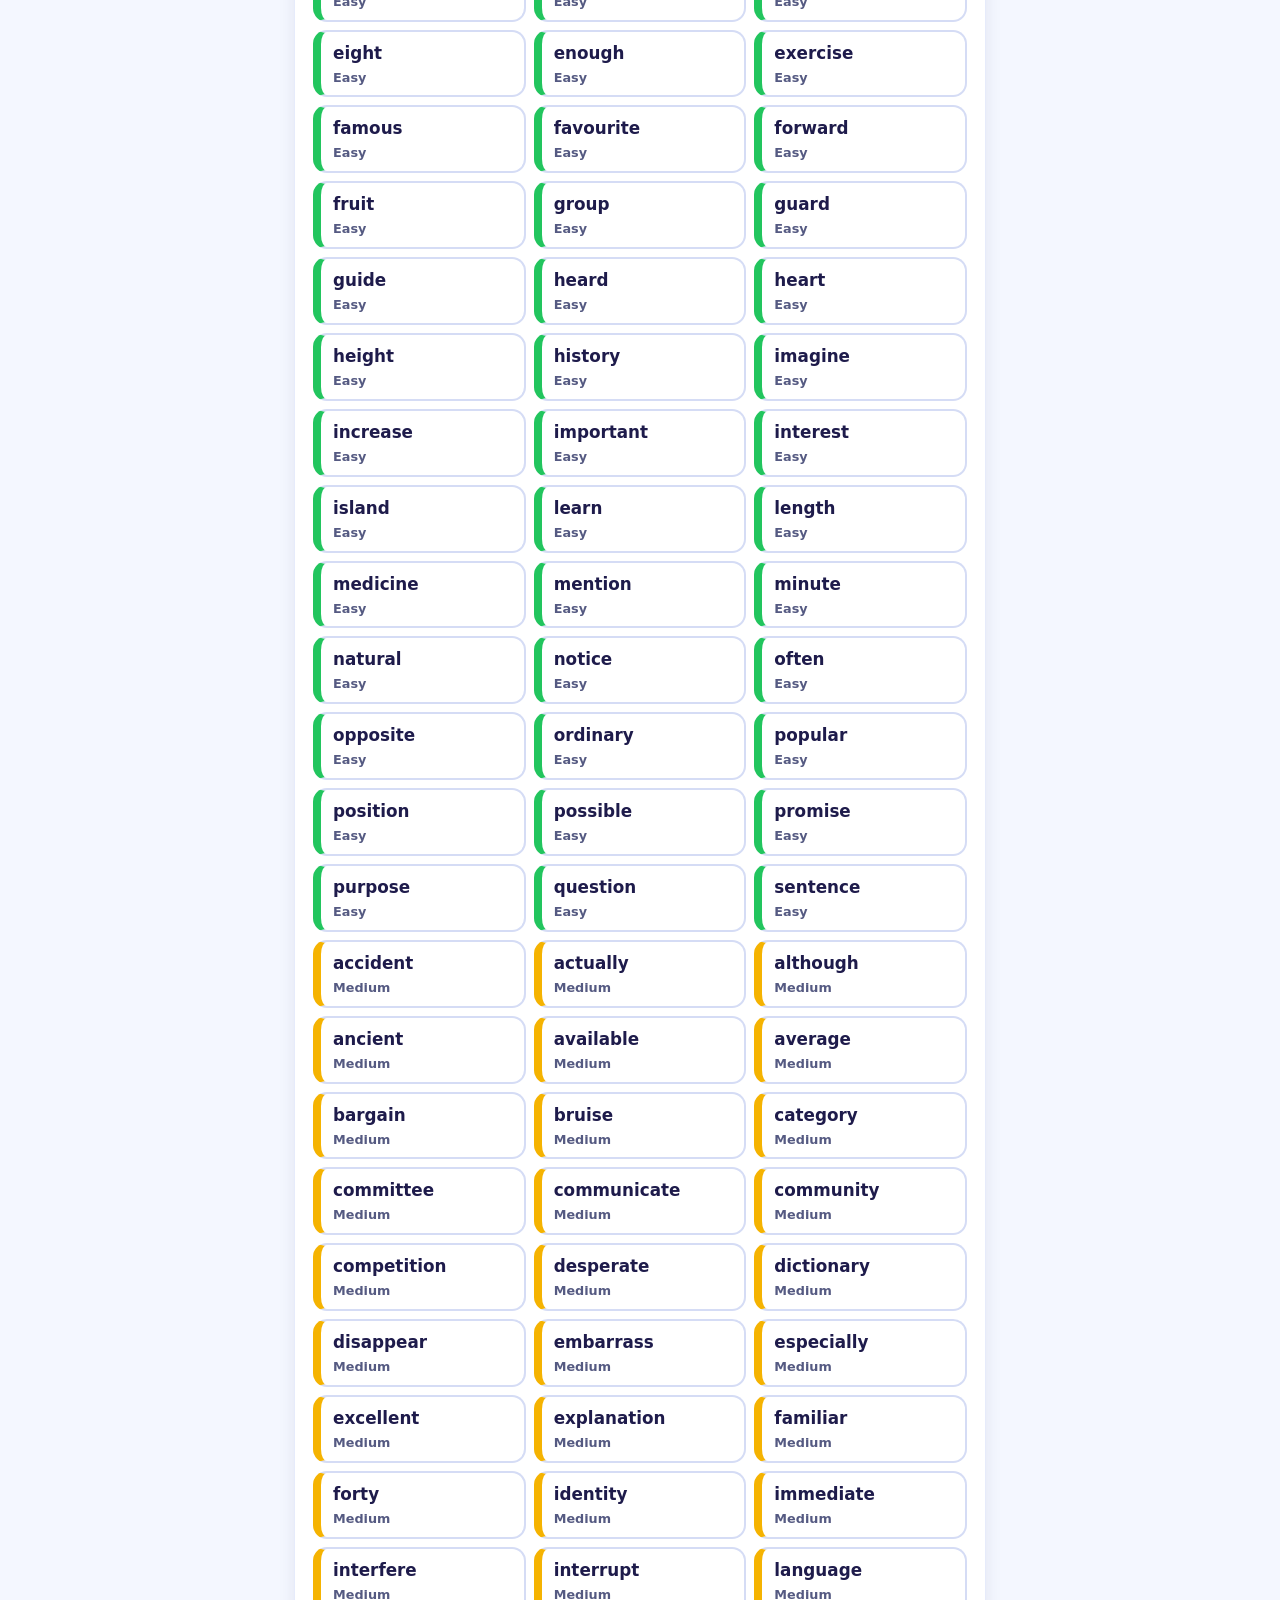
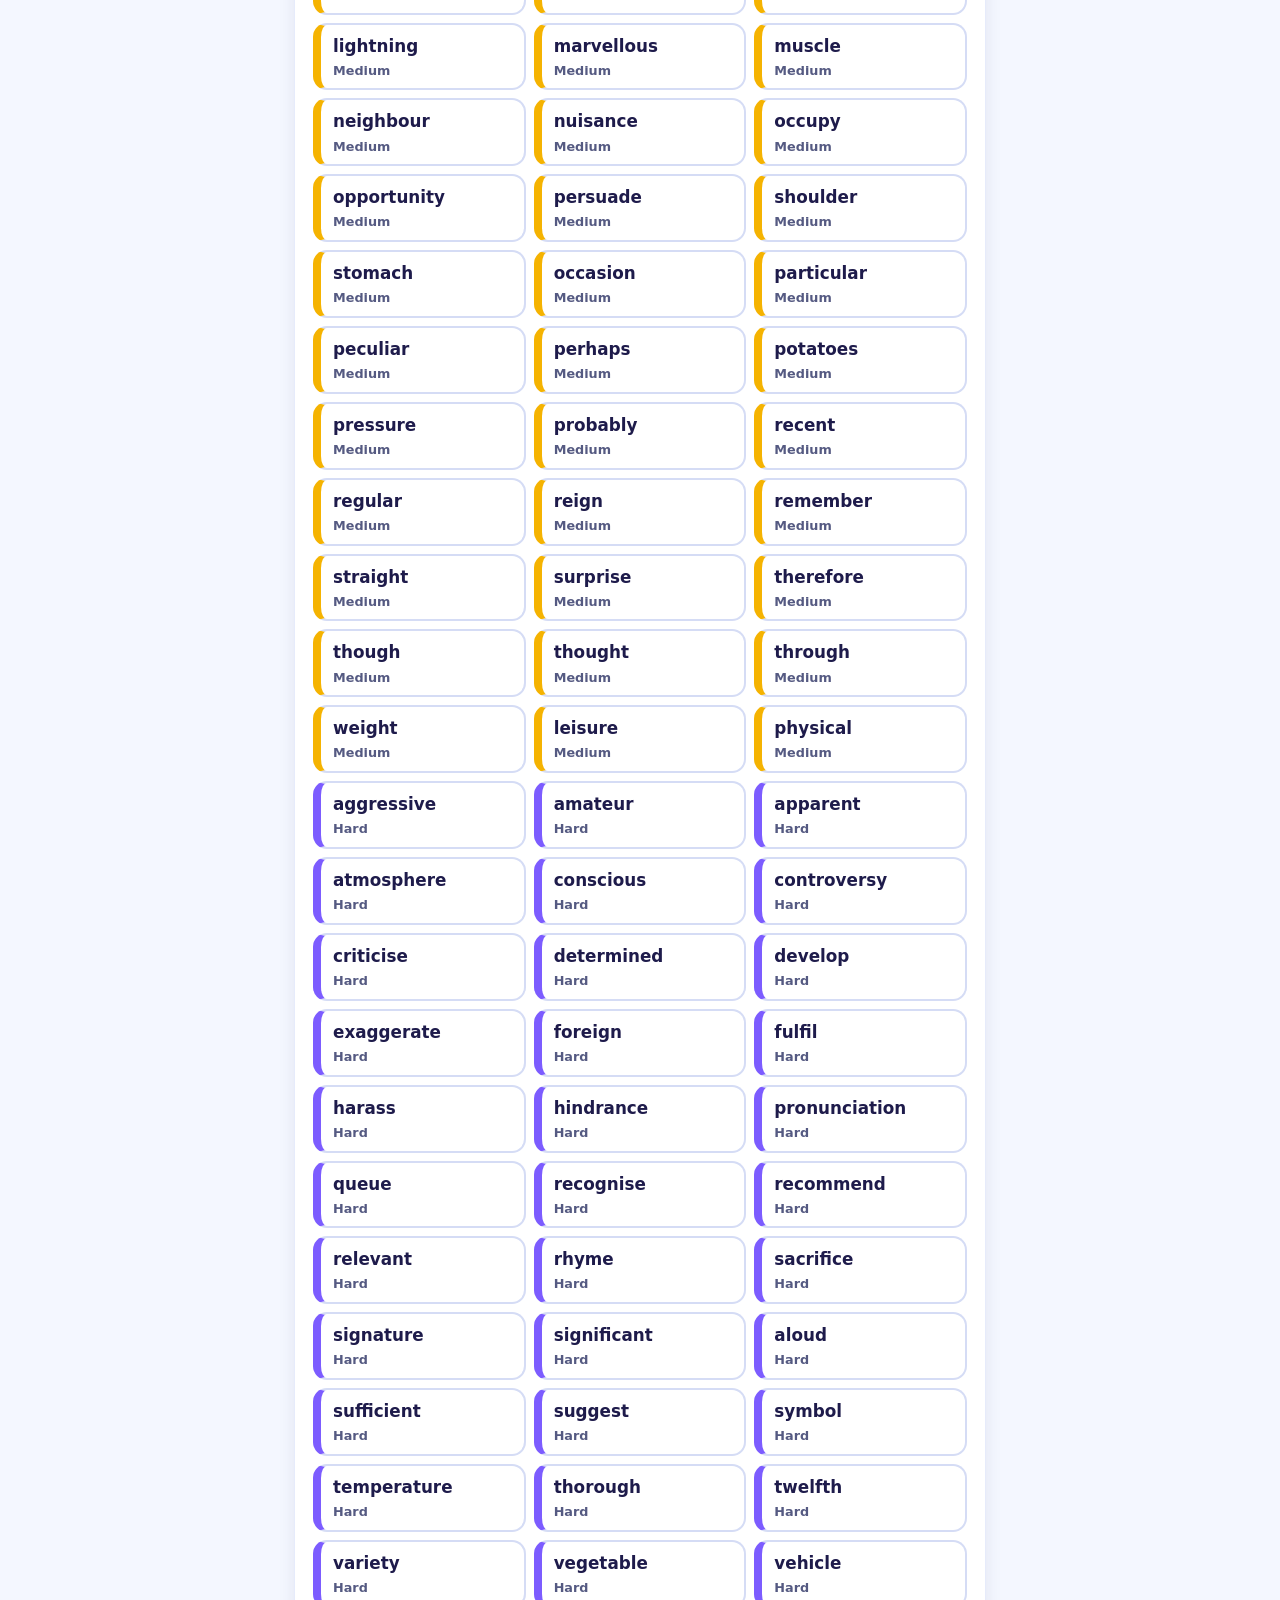
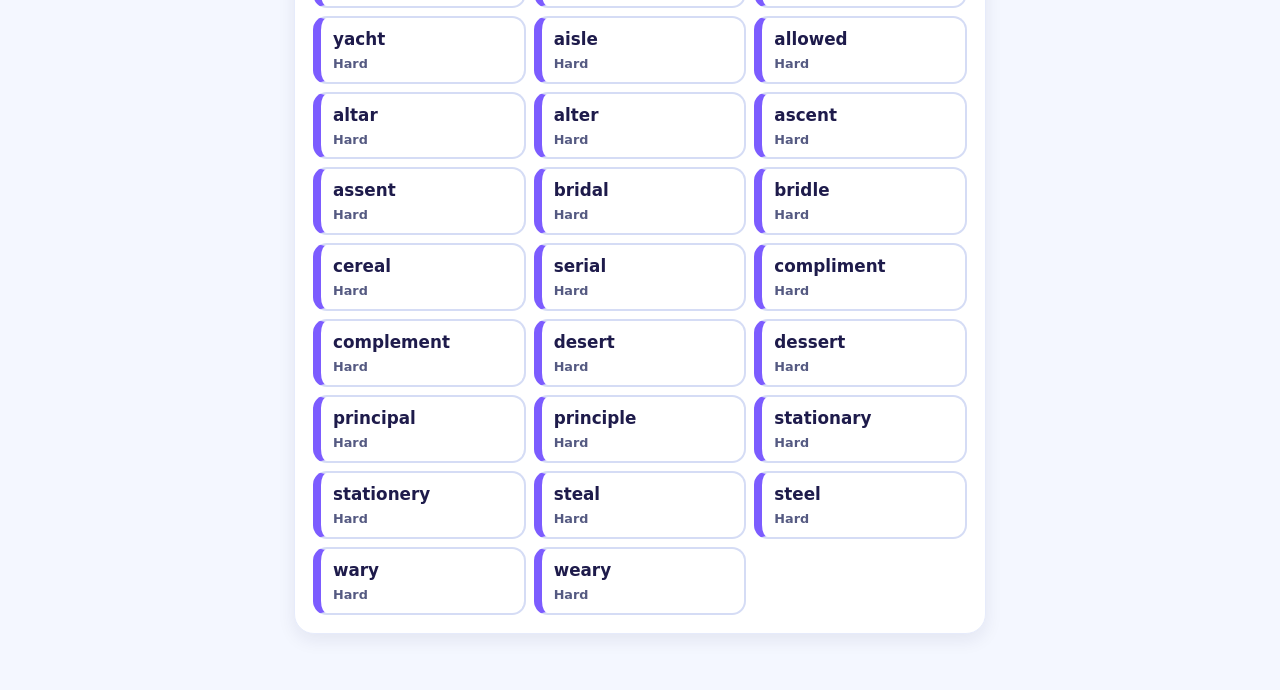
<file: frontend/learn.html>
<!DOCTYPE html>
<html lang="en">
<head>
  <meta charset="UTF-8">
  <meta name="viewport" content="width=device-width, initial-scale=1">
  <title>Learn · Spell Buddy</title>
  <link rel="icon" href="assets/bee.svg" type="image/svg+xml">
  <link rel="stylesheet" href="css/style.css">
  <link rel="stylesheet" href="css/practice.css">
  <link rel="stylesheet" href="css/pages.css">
  <link rel="stylesheet" href="css/responsive.css">
  <link rel="stylesheet" href="css/icons.css">
  <link rel="stylesheet" href="css/ui2.css">
  <link rel="stylesheet" href="css/keyboard.css">
  <link rel="stylesheet" href="css/theme.css">
</head>
<body>
<header id="site-header" class="site-header"></header>
<main class="container">

  <section id="loading" class="card" aria-busy="true">
    <span class="skeleton block"></span>
    <span class="skeleton line"></span>
    <span class="skeleton line"></span>
  </section>

  <section id="listView" class="card" hidden>
    <h1 class="with-ico">
      <span class="h-badge c-blue" aria-hidden="true"><svg class="icon" focusable="false"><use href="assets/icons.svg#book-open"/></svg></span>
      <span>Learn New Words</span>
    </h1>
    <p class="muted">Pick a word to see its meaning, syllables, example and origin.</p>
    <fieldset class="chips filters">
      <legend>Level</legend>
      <label class="chip"><input type="radio" name="level" value="all" checked><span>All</span></label>
      <label class="chip"><input type="radio" name="level" value="easy"><span>Easy</span></label>
      <label class="chip"><input type="radio" name="level" value="medium"><span>Medium</span></label>
      <label class="chip"><input type="radio" name="level" value="hard"><span>Hard</span></label>
    </fieldset>
    <ul id="wordList" class="word-list"></ul>
  </section>

  <section id="cardView" class="card" hidden>
    <button id="backBtn" class="btn small ghost" type="button">
      <svg class="icon" aria-hidden="true" focusable="false"><use href="assets/icons.svg#arrow-left"/></svg>
      <span>All words</span>
    </button>
    <div class="word-head">
      <p id="lWord" class="big-word"></p>
      <button id="hearWord" class="round-btn" type="button" aria-label="Hear the word">
        <svg class="icon" aria-hidden="true" focusable="false"><use href="assets/icons.svg#volume"/></svg>
      </button>
    </div>
    <p id="speechWarning" class="warn" hidden>This browser cannot speak words aloud, but you can still read everything below.</p>
    <div class="tags">
      <span id="lPos" class="tag purple" hidden></span>
      <span id="lLevel" class="tag yellow" hidden></span>
    </div>

    <dl class="detail">
      <div class="info"><dt><svg class="icon" aria-hidden="true" focusable="false"><use href="assets/icons.svg#type"/></svg>Syllables</dt><dd id="lSyllables"></dd></div>
      <div class="info"><dt><svg class="icon" aria-hidden="true" focusable="false"><use href="assets/icons.svg#book"/></svg>Meaning</dt><dd id="lDef"></dd></div>
      <div class="info"><dt><svg class="icon" aria-hidden="true" focusable="false"><use href="assets/icons.svg#message"/></svg>Example</dt><dd id="lExample"></dd></div>
      <div class="info"><dt><svg class="icon" aria-hidden="true" focusable="false"><use href="assets/icons.svg#globe"/></svg>Origin</dt><dd id="lOrigin"></dd></div>
    </dl>

    <div class="hear-row">
      <button id="hearMeaning" class="btn small" type="button"><svg class="icon" aria-hidden="true" focusable="false"><use href="assets/icons.svg#volume"/></svg><span>Meaning</span></button>
      <button id="hearSentence" class="btn small" type="button"><svg class="icon" aria-hidden="true" focusable="false"><use href="assets/icons.svg#volume"/></svg><span>Sentence</span></button>
      <button id="hearOrigin" class="btn small" type="button" hidden><svg class="icon" aria-hidden="true" focusable="false"><use href="assets/icons.svg#volume"/></svg><span>Origin</span></button>
    </div>

    <div class="try-stack">
      <label for="tryInput" class="try-label">Now try spelling it</label>
      <button id="hearTry" class="btn accent hear-try" type="button" aria-label="Hear the word">
        <svg class="icon" aria-hidden="true" focusable="false"><use href="assets/icons.svg#volume"/></svg>
      </button>
      <input id="tryInput" class="answer" type="text" autocomplete="off" autocapitalize="off" autocorrect="off" spellcheck="false">
      <p id="tryFeedback" class="feedback" role="status" aria-live="polite"></p>
      <div id="tryCorrection" class="correction" tabindex="-1" aria-live="polite" hidden></div>
      <div id="kbHost" class="kb" data-keyboard-input="tryInput" data-keyboard-action="tryBtn" hidden></div>
      <button id="tryBtn" class="btn primary big" type="button">
        <svg class="icon" aria-hidden="true" focusable="false"><use href="assets/icons.svg#check"/></svg>
        <span>Check</span>
      </button>
    </div>

    <div class="nav-row">
      <button id="prevBtn" class="btn" type="button"><svg class="icon" aria-hidden="true" focusable="false"><use href="assets/icons.svg#arrow-left"/></svg><span>Previous</span></button>
      <button id="nextBtn" class="btn" type="button"><span>Next</span><svg class="icon" aria-hidden="true" focusable="false"><use href="assets/icons.svg#arrow-right"/></svg></button>
    </div>
  </section>

  <section id="error" class="card" hidden>
    <p id="errorMsg"></p>
    <a class="btn primary" href="index.html">Back home</a>
  </section>

</main>
<script type="module" src="js/app.js"></script>
<script type="module" src="js/learning.js"></script>
</body>
</html>
</file>
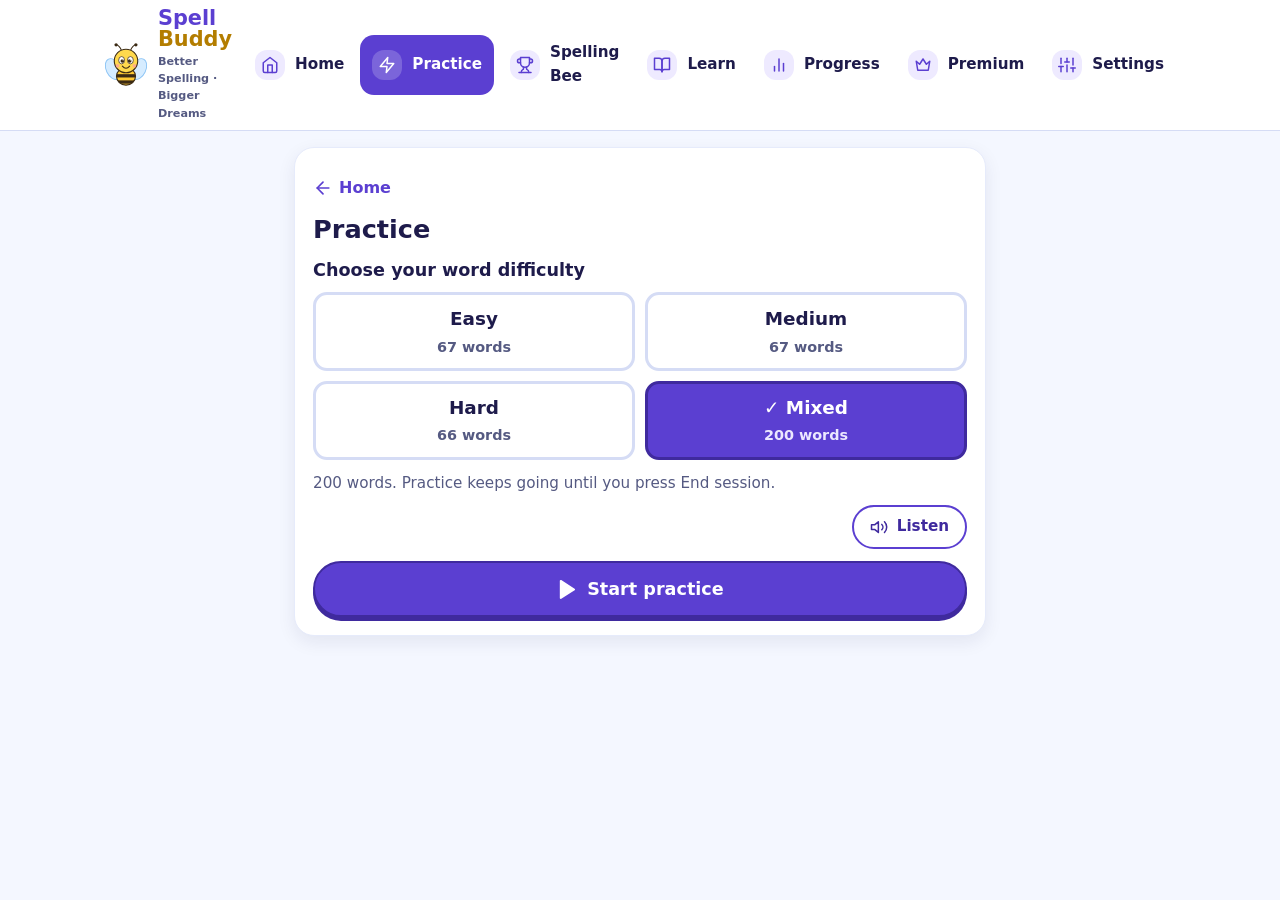
<file: frontend/practice.html>
<!DOCTYPE html>
<html lang="en">
<head>
  <meta charset="UTF-8">
  <meta name="viewport" content="width=device-width, initial-scale=1">
  <title>Practice · Spell Buddy</title>
  <link rel="icon" href="assets/bee.svg" type="image/svg+xml">
  <link rel="stylesheet" href="css/style.css">
  <link rel="stylesheet" href="css/practice.css">
  <link rel="stylesheet" href="css/responsive.css">
  <link rel="stylesheet" href="css/icons.css">
  <link rel="stylesheet" href="css/ui2.css">
  <link rel="stylesheet" href="css/keyboard.css">
  <link rel="stylesheet" href="css/theme.css">
</head>
<body>
<header id="site-header" class="site-header"></header>
<main class="container">

  <section id="loading" class="card" aria-busy="true">
    <span class="skeleton block"></span>
    <span class="skeleton line"></span>
    <span class="skeleton line"></span>
  </section>

  <section id="ready" class="card setup" hidden>
    <a class="back-link" href="index.html">
      <svg class="icon" aria-hidden="true" focusable="false"><use href="assets/icons.svg#arrow-left"/></svg>
      <span>Home</span>
    </a>
    <h1>Practice</h1>

    <div id="levelBox">
      <fieldset class="opts">
        <legend>Choose your word difficulty</legend>
        <div class="opt-grid">
          <label class="opt"><input type="radio" name="level" value="easy"><span class="opt-face"><span class="opt-name">Easy</span><small class="opt-count"></small></span></label>
          <label class="opt"><input type="radio" name="level" value="medium"><span class="opt-face"><span class="opt-name">Medium</span><small class="opt-count"></small></span></label>
          <label class="opt"><input type="radio" name="level" value="hard"><span class="opt-face"><span class="opt-name">Hard</span><small class="opt-count"></small></span></label>
          <label class="opt"><input type="radio" name="level" value="mixed"><span class="opt-face"><span class="opt-name">Mixed</span><small class="opt-count"></small></span></label>
        </div>
      </fieldset>
    </div>
    <p id="reviewNote" class="explain" hidden>Let's practise the words you missed.</p>

    <p id="readyInfo" class="muted"></p>
    <p id="speechWarning" class="warn" hidden>This browser cannot speak words aloud. Try Chrome, Edge or Safari.</p>
    <div class="listen-row">
      <button id="listenSetup" class="btn small" type="button" data-say="Choose Easy, Medium, Hard or Mixed. Then press Start practice. You will hear a word. Type it and check your answer.">
        <svg class="icon" aria-hidden="true" focusable="false"><use href="assets/icons.svg#volume"/></svg>
        <span>Listen</span>
      </button>
    </div>
    <button id="beginBtn" class="btn primary big" type="button">
      <svg class="icon fill" aria-hidden="true" focusable="false"><use href="assets/icons.svg#play"/></svg>
      <span>Start practice</span>
    </button>
  </section>

  <section id="play" class="card" hidden>
    <div class="play-stack">
    <div class="session-top">
      <button id="endBtn" class="btn small ghost" type="button">
        <svg class="icon" aria-hidden="true" focusable="false"><use href="assets/icons.svg#x-circle"/></svg>
        <span>End session</span>
      </button>
      <span id="progress" class="pill"></span>
    </div>
    <div id="progressTrack" class="bar purple" role="progressbar" aria-label="Progress through the word list" aria-valuemin="0" aria-valuemax="100" aria-valuenow="0">
      <span id="barFill" class="bar-fill"></span>
    </div>
    <p id="liveStats" class="live-stats" role="status"></p>

    <p class="prompt">Listen to the word</p>
    <button id="hearBtn" class="speaker" type="button" aria-label="Hear the word">
      <span class="speaker-icon" aria-hidden="true"><svg class="icon" focusable="false"><use href="assets/icons.svg#volume"/></svg></span>
      <span>Tap to hear the word</span>
    </button>

    <div class="helpers">
      <button id="meaningBtn" class="btn small" type="button"><svg class="icon" aria-hidden="true" focusable="false"><use href="assets/icons.svg#book"/></svg><span>Meaning</span></button>
      <button id="sentenceBtn" class="btn small" type="button"><svg class="icon" aria-hidden="true" focusable="false"><use href="assets/icons.svg#message"/></svg><span>Sentence</span></button>
      <button id="originBtn" class="btn small" type="button" hidden><svg class="icon" aria-hidden="true" focusable="false"><use href="assets/icons.svg#globe"/></svg><span>Origin</span></button>
    </div>
    <p id="aidText" class="aid" hidden></p>

    <label for="answer" class="muted">Type your spelling here</label>
    <input id="answer" class="answer" type="text" placeholder="Enter your answer…" autocomplete="off" autocapitalize="off" autocorrect="off" spellcheck="false">
    <p id="feedback" class="feedback" role="status" aria-live="polite"></p>

    <div id="correction" class="correction" tabindex="-1" aria-live="polite" hidden></div>
    <div id="kbHost" class="kb" data-keyboard-input="answer" data-keyboard-action="actionBtn" hidden></div>

    <button id="actionBtn" class="btn primary big" type="button">
      <svg class="icon" aria-hidden="true" focusable="false"><use href="assets/icons.svg#check"/></svg>
      <span>Check answer</span>
    </button>
    <p class="tip">
      <svg class="icon" aria-hidden="true" focusable="false"><use href="assets/icons.svg#lightbulb"/></svg>
      <span>Listen carefully and type the word exactly as you hear it.</span>
    </p>
    </div>
  </section>

  <section id="done" class="card center" hidden>
    <img class="mascot bob" src="assets/bee.svg" width="90" height="97" alt="">
    <h2>Session summary</h2>
    <p id="summaryMsg" class="muted"></p>
    <div class="sum-grid">
      <div class="sum"><strong id="sumAttempts">0</strong><span>Attempts</span></div>
      <div class="sum good"><strong id="sumCorrect">0</strong><span>Correct</span></div>
      <div class="sum warm"><strong id="sumIncorrect">0</strong><span>Incorrect</span></div>
      <div class="sum"><strong id="sumAccuracy">—</strong><span>Accuracy</span></div>
    </div>
    <p id="sumRounds" class="muted" hidden></p>
    <div id="missedBox" hidden>
      <h2>Words to practise</h2>
      <ul id="missedList" class="missed missed-scroll"></ul>
    </div>
    <a id="playAgain" class="btn primary big" href="practice.html">Practise again</a>
    <a class="btn big ghost" href="index.html">Home</a>
  </section>

  <section id="error" class="card" hidden>
    <p id="errorMsg"></p>
    <a class="btn primary" href="index.html">Back home</a>
  </section>

</main>
<script type="module" src="js/app.js"></script>
<script type="module" src="js/practice.js"></script>
</body>
</html>
</file>
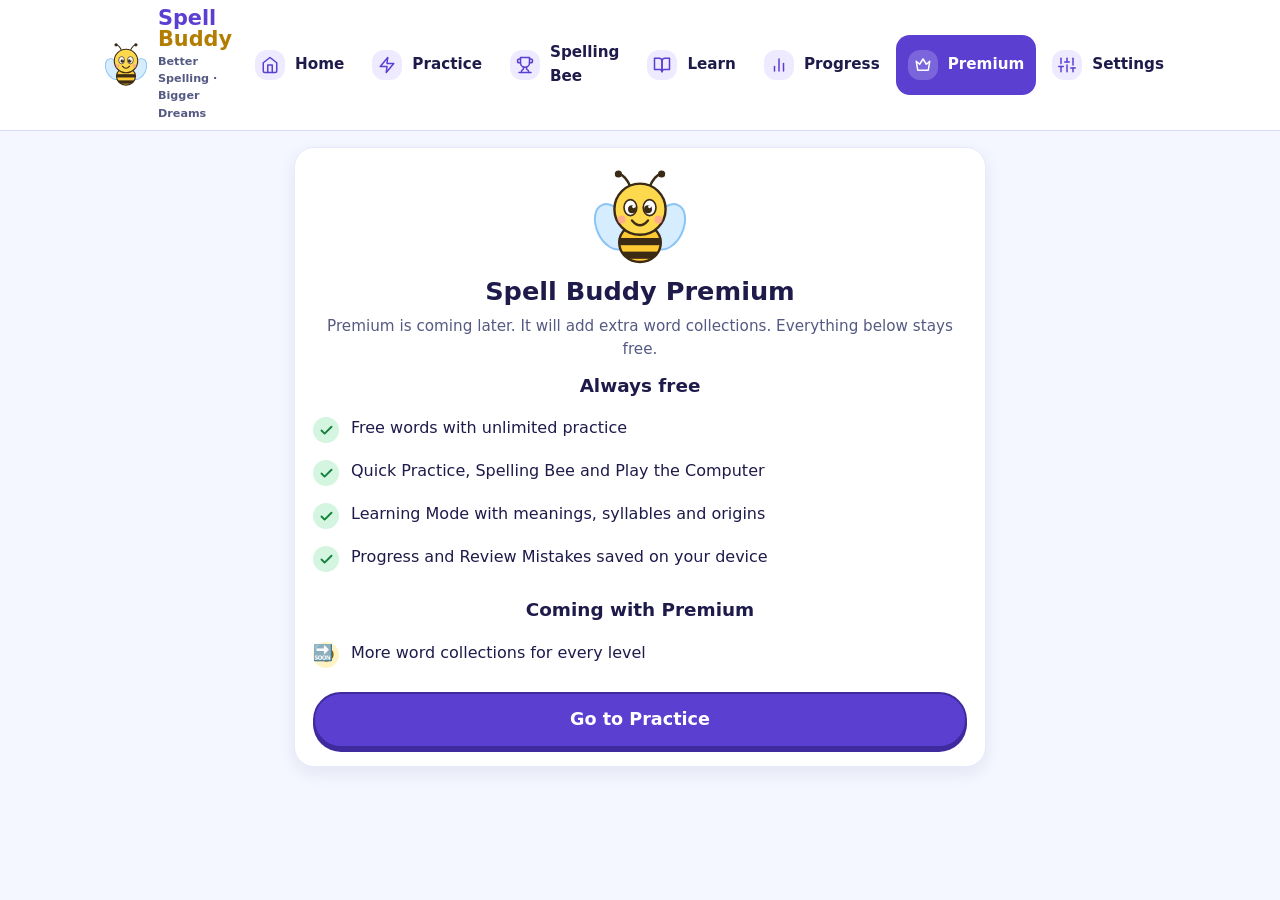
<file: frontend/premium.html>
<!DOCTYPE html>
<html lang="en">
<head>
  <meta charset="UTF-8">
  <meta name="viewport" content="width=device-width, initial-scale=1">
  <title>Premium · Spell Buddy</title>
  <link rel="icon" href="assets/bee.svg" type="image/svg+xml">
  <link rel="stylesheet" href="css/style.css">
  <link rel="stylesheet" href="css/pages.css">
  <link rel="stylesheet" href="css/responsive.css">
  <link rel="stylesheet" href="css/icons.css">
  <link rel="stylesheet" href="css/theme.css">
</head>
<body>
<header id="site-header" class="site-header"></header>
<main class="container">
  <section class="card premium-card">
    <img class="mascot bob" src="assets/bee.svg" width="96" height="104" alt="">
    <h1>Spell Buddy Premium</h1>
    <p class="muted">Premium is coming later. It will add extra word collections. Everything below stays free.</p>

    <h2>Always free</h2>
    <ul class="perks">
      <li><span class="perk-ico" aria-hidden="true"><svg class="icon" focusable="false"><use href="assets/icons.svg#check"/></svg></span><span>Free words with unlimited practice</span></li>
      <li><span class="perk-ico" aria-hidden="true"><svg class="icon" focusable="false"><use href="assets/icons.svg#check"/></svg></span><span>Quick Practice, Spelling Bee and Play the Computer</span></li>
      <li><span class="perk-ico" aria-hidden="true"><svg class="icon" focusable="false"><use href="assets/icons.svg#check"/></svg></span><span>Learning Mode with meanings, syllables and origins</span></li>
      <li><span class="perk-ico" aria-hidden="true"><svg class="icon" focusable="false"><use href="assets/icons.svg#check"/></svg></span><span>Progress and Review Mistakes saved on your device</span></li>
    </ul>

    <h2>Coming with Premium</h2>
    <ul class="perks soon">
      <li><span class="perk-ico" aria-hidden="true"><svg class="icon" focusable="false"><use href="assets/icons.svg#clock"/></svg></span><span>More word collections for every level</span></li>
    </ul>

    <a class="btn primary big" href="practice.html">Go to Practice</a>
  </section>
</main>
<script type="module" src="js/app.js"></script>
</body>
</html>
</file>
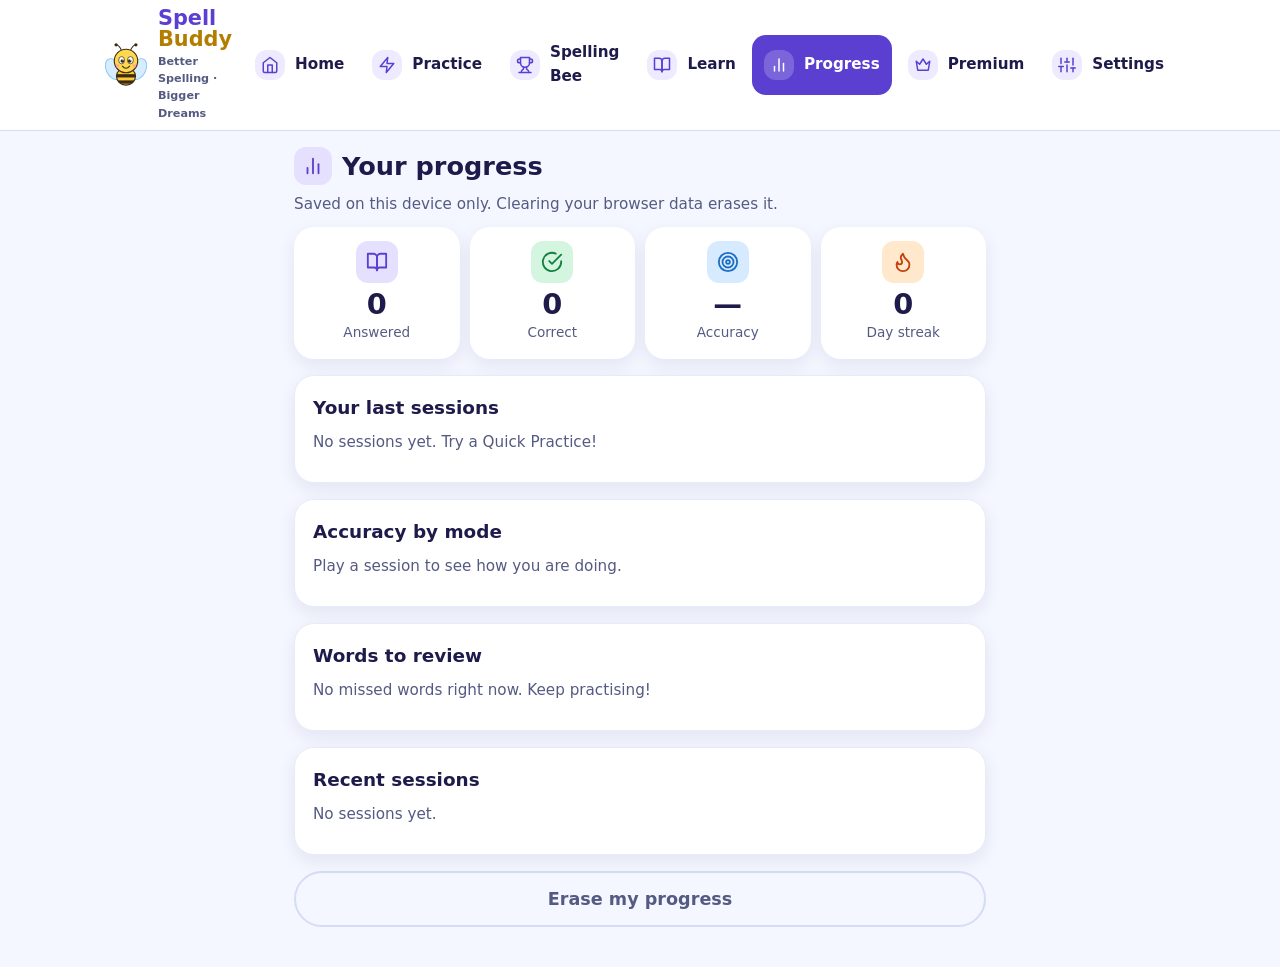
<file: frontend/progress.html>
<!DOCTYPE html>
<html lang="en">
<head>
  <meta charset="UTF-8">
  <meta name="viewport" content="width=device-width, initial-scale=1">
  <title>Progress · Spell Buddy</title>
  <link rel="icon" href="assets/bee.svg" type="image/svg+xml">
  <link rel="stylesheet" href="css/style.css">
  <link rel="stylesheet" href="css/pages.css">
  <link rel="stylesheet" href="css/responsive.css">
  <link rel="stylesheet" href="css/icons.css">
  <link rel="stylesheet" href="css/theme.css">
</head>
<body>
<header id="site-header" class="site-header"></header>
<main class="container">
  <h1 class="with-ico">
    <span class="h-badge c-purple" aria-hidden="true"><svg class="icon" focusable="false"><use href="assets/icons.svg#bar-chart"/></svg></span>
    <span>Your progress</span>
  </h1>
  <p class="muted">Saved on this device only. Clearing your browser data erases it.</p>

  <div class="stats">
    <div class="stat"><span class="stat-ico c-purple" aria-hidden="true"><svg class="icon" focusable="false"><use href="assets/icons.svg#book-open"/></svg></span><strong id="statAnswered">0</strong><span class="lbl">Answered</span></div>
    <div class="stat"><span class="stat-ico c-green" aria-hidden="true"><svg class="icon" focusable="false"><use href="assets/icons.svg#check-circle"/></svg></span><strong id="statCorrect">0</strong><span class="lbl">Correct</span></div>
    <div class="stat"><span class="stat-ico c-blue" aria-hidden="true"><svg class="icon" focusable="false"><use href="assets/icons.svg#target"/></svg></span><strong id="statAccuracy">—</strong><span class="lbl">Accuracy</span></div>
    <div class="stat"><span class="stat-ico c-orange" aria-hidden="true"><svg class="icon" focusable="false"><use href="assets/icons.svg#flame"/></svg></span><strong id="statStreak">0</strong><span class="lbl">Day streak</span></div>
  </div>

  <section class="card">
    <h2>Your last sessions</h2>
    <p id="chartEmpty" class="muted">No sessions yet. Try a Quick Practice!</p>
    <div id="recentChart" class="chart" hidden></div>
  </section>

  <section class="card">
    <h2>Accuracy by mode</h2>
    <p id="modeEmpty" class="muted">Play a session to see how you are doing.</p>
    <div id="modeBars"></div>
  </section>

  <section class="card">
    <h2>Words to review</h2>
    <p id="mistakeEmpty" class="muted"></p>
    <ul id="mistakeList" class="plain-list"></ul>
    <a id="reviewBtn" class="btn primary big" href="practice.html?mode=review" hidden>
      <svg class="icon" aria-hidden="true" focusable="false"><use href="assets/icons.svg#rotate"/></svg>
      <span>Review mistakes</span>
    </a>
  </section>

  <section class="card">
    <h2>Recent sessions</h2>
    <p id="recentEmpty" class="muted">No sessions yet.</p>
    <ul id="recentList" class="plain-list"></ul>
  </section>

  <button id="resetBtn" class="btn big ghost" type="button">Erase my progress</button>
</main>
<script type="module" src="js/app.js"></script>
<script type="module" src="js/progress.js"></script>
</body>
</html>
</file>
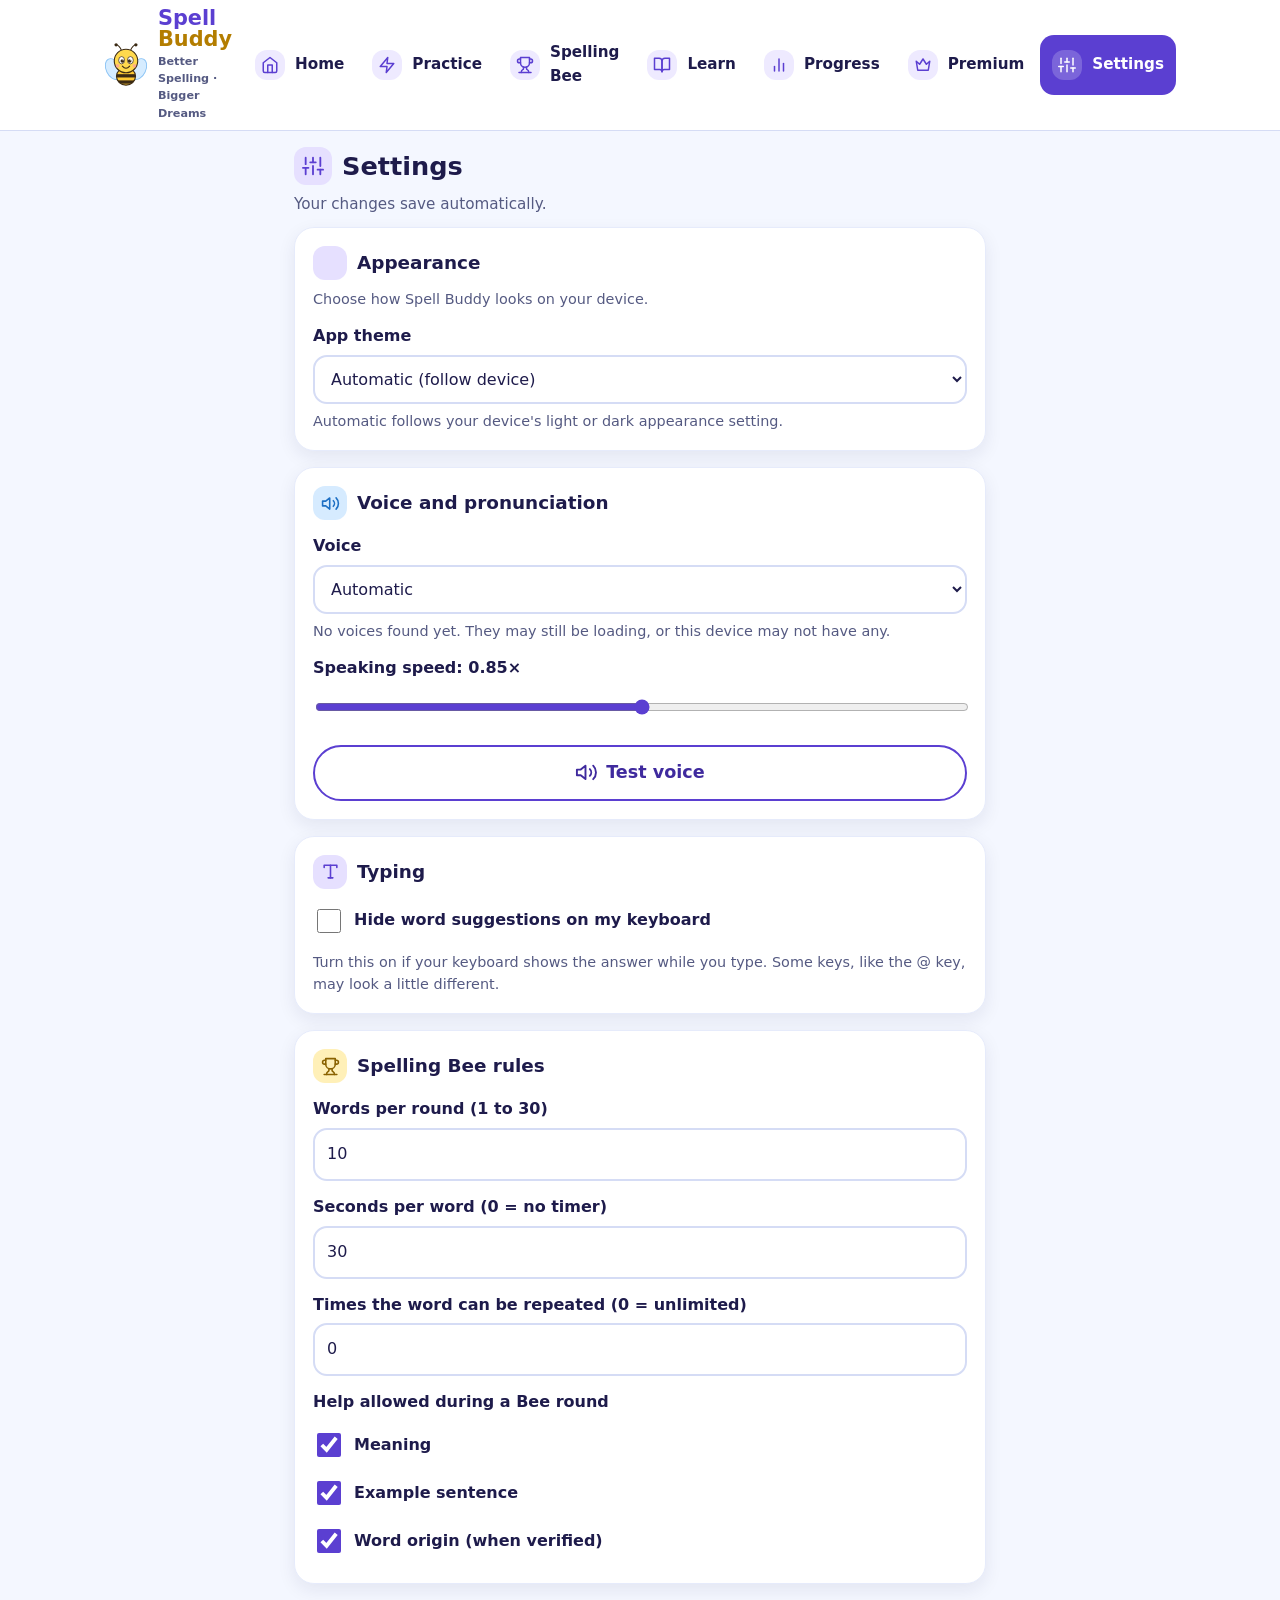
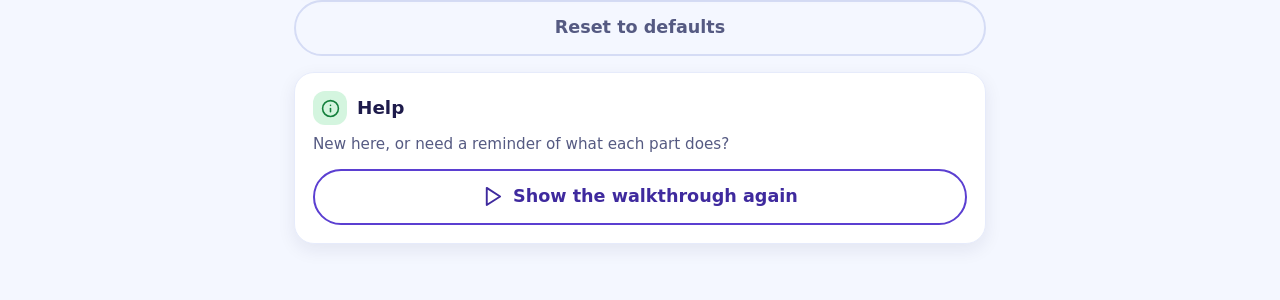
<file: frontend/settings.html>
<!DOCTYPE html>
<html lang="en">

<head>
  <meta charset="UTF-8">
  <meta name="viewport" content="width=device-width, initial-scale=1">
  <title>Settings · Spell Buddy</title>
  <link rel="icon" href="assets/bee.svg" type="image/svg+xml">
  <link rel="stylesheet" href="css/style.css">
  <link rel="stylesheet" href="css/pages.css">
  <link rel="stylesheet" href="css/bee.css">
  <link rel="stylesheet" href="css/responsive.css">
  <link rel="stylesheet" href="css/icons.css">
  <link rel="stylesheet" href="css/theme.css">
</head>

<body>
  <header id="site-header" class="site-header"></header>
  <main class="container">
    <h1 class="with-ico">
      <span class="h-badge c-purple" aria-hidden="true"><svg class="icon" focusable="false">
          <use href="assets/icons.svg#sliders" />
        </svg></span>
      <span>Settings</span>
    </h1>
    <p class="muted">Your changes save automatically.</p>

    <form id="form">
      <section class="card">
        <h2 class="with-ico">
          <span class="h-badge c-purple" aria-hidden="true">
            <svg class="icon" focusable="false">
              <use href="assets/icons.svg#sun" />
            </svg>
          </span>
          <span>Appearance</span>
        </h2>

        <p class="field-hint">
          Choose how Spell Buddy looks on your device.
        </p>

        <label class="field" for="theme">App theme</label>

        <select id="theme" class="select-input">
          <option value="system">Automatic (follow device)</option>
          <option value="light">Light mode</option>
          <option value="dark">Dark mode</option>
        </select>

        <p class="field-hint">
          Automatic follows your device's light or dark appearance setting.
        </p>
      </section>
      <section class="card">
        <h2 class="with-ico">
          <span class="h-badge c-blue" aria-hidden="true"><svg class="icon" focusable="false">
              <use href="assets/icons.svg#volume" />
            </svg></span>
          <span>Voice and pronunciation</span>
        </h2>
        <p id="speechWarning" class="warn" hidden>This browser cannot speak words aloud, so voice settings are
          unavailable.</p>
        <label class="field" for="voice">Voice</label>
        <select id="voice" class="select-input">
          <option value="">Automatic</option>
        </select>
        <p id="voiceHint" class="field-hint" hidden></p>

        <label class="field" for="rate">Speaking speed: <output id="rateOut">0.85×</output></label>
        <input id="rate" class="range" type="range" min="0.5" max="1.2" step="0.05" value="0.85">

        <button id="testBtn" class="btn big" type="button">
          <svg class="icon" aria-hidden="true" focusable="false">
            <use href="assets/icons.svg#volume" />
          </svg>
          <span>Test voice</span>
        </button>
      </section>

      <section class="card">
        <h2 class="with-ico">
          <span class="h-badge c-purple" aria-hidden="true"><svg class="icon" focusable="false">
              <use href="assets/icons.svg#type" />
            </svg></span>
          <span>Typing</span>
        </h2>
        <label class="check-row"><input id="hideKeyboardSuggestions" type="checkbox"> Hide word suggestions on my
          keyboard</label>
        <p class="field-hint">Turn this on if your keyboard shows the answer while you type. Some keys, like the @ key,
          may look a little different.</p>
      </section>

      <section class="card">
        <h2 class="with-ico">
          <span class="h-badge c-yellow" aria-hidden="true"><svg class="icon" focusable="false">
              <use href="assets/icons.svg#trophy" />
            </svg></span>
          <span>Spelling Bee rules</span>
        </h2>
        <label class="field" for="beeWordCount">Words per round (1 to 30)</label>
        <input id="beeWordCount" class="num-input" type="number" min="1" max="30" inputmode="numeric">

        <label class="field" for="beeTimerSeconds">Seconds per word (0 = no timer)</label>
        <input id="beeTimerSeconds" class="num-input" type="number" min="0" max="300" inputmode="numeric">

        <label class="field" for="beeMaxRepeats">Times the word can be repeated (0 = unlimited)</label>
        <input id="beeMaxRepeats" class="num-input" type="number" min="0" max="10" inputmode="numeric">

        <p class="field">Help allowed during a Bee round</p>
        <label class="check-row"><input id="beeAllowMeaning" type="checkbox"> Meaning</label>
        <label class="check-row"><input id="beeAllowSentence" type="checkbox"> Example sentence</label>
        <label class="check-row"><input id="beeAllowOrigin" type="checkbox"> Word origin (when verified)</label>
      </section>

      <button id="resetBtn" class="btn big ghost" type="button">Reset to defaults</button>
    </form>

    <section class="card help-card" aria-labelledby="helpTitle">
      <h2 id="helpTitle" class="with-ico">
        <span class="h-badge c-green" aria-hidden="true"><svg class="icon" focusable="false">
            <use href="assets/icons.svg#info" />
          </svg></span>
        <span>Help</span>
      </h2>
      <p class="muted">New here, or need a reminder of what each part does?</p>
      <button id="tourBtn" class="btn big" type="button">
        <svg class="icon" aria-hidden="true" focusable="false">
          <use href="assets/icons.svg#play" />
        </svg>
        <span>Show the walkthrough again</span>
      </button>
    </section>
  </main>

  <div id="saveBar" class="save-bar idle">
    <span id="saveStatus" role="status" aria-live="polite"></span>
    <button id="retrySave" class="btn small" type="button" hidden>Try again</button>
  </div>

  <script type="module" src="js/app.js"></script>
  <script type="module" src="js/settings.js"></script>
</body>

</html>
</file>
<file: frontend/css/style.css>
:root{
  --purple:#5b3fd1;--purple-dark:#3f2a9e;--purple-soft:#eeeaff;
  --yellow:#ffc933;--yellow-dark:#c99400;--yellow-soft:#fff3c4;
  --ink:#1e1b4b;--muted:#555a82;--card:#fff;--line:#d5dcf5;
  --good:#15803d;--good-soft:#dcfce7;
  --bad:#b45309;--bad-soft:#ffedd5;
  --warn:#9a5b00;
  --radius:20px;--radius-sm:14px;
  --shadow:0 6px 18px rgba(63,42,158,.10);
  --font:"Segoe UI Rounded","Nunito","Segoe UI",system-ui,-apple-system,Roboto,sans-serif;
}
*{box-sizing:border-box}
[hidden]{display:none!important}
html{-webkit-text-size-adjust:100%}
body{margin:0;min-height:100vh;font-family:var(--font);color:var(--ink);line-height:1.55;background:linear-gradient(180deg,#e6efff 0%,#f4f8ff 45%,#fffbee 100%);background-attachment:fixed}
h1{font-size:1.6rem;line-height:1.2;margin:0 0 8px;font-weight:900}
h2{font-size:1.15rem;margin:0 0 8px;font-weight:900}
p{margin:0 0 10px}
a{color:var(--purple)}
img{max-width:100%;height:auto}
:focus-visible{outline:3px solid var(--purple);outline-offset:3px}

.container{max-width:640px;margin:0 auto;padding:16px 14px 40px}
.muted{color:var(--muted);font-size:.95rem}
.center{text-align:center}
.warn{color:var(--warn);font-weight:700}

/* ---------- header and navigation ---------- */
.site-header{position:sticky;top:0;z-index:50;background:rgba(255,255,255,.96);border-bottom:1px solid var(--line)}
.nav{max-width:1100px;margin:0 auto;padding:8px 14px;display:flex;align-items:center;gap:12px;position:relative}
.brand{display:flex;align-items:center;gap:10px;text-decoration:none;color:var(--ink);margin-right:auto}
.brand img{width:44px;height:48px}
.brand-name{display:block;font-weight:900;font-size:1.3rem;line-height:1;color:var(--purple)}
.brand-name b{color:#b37d00}
.brand small{display:block;font-size:.7rem;color:var(--muted);font-weight:700;margin-top:3px}

.nav-toggle{display:inline-flex;align-items:center;gap:10px;min-height:48px;padding:0 16px;border:2px solid var(--purple);background:var(--purple-soft);color:var(--purple-dark);border-radius:999px;font:inherit;font-weight:800;cursor:pointer}
.burger{position:relative;display:inline-block;width:20px;height:14px}
.burger i{position:absolute;left:0;width:100%;height:3px;border-radius:3px;background:currentColor;transition:transform .25s,opacity .2s,top .25s}
.burger i:nth-child(1){top:0}
.burger i:nth-child(2){top:5.5px}
.burger i:nth-child(3){top:11px}
.nav-toggle[aria-expanded="true"] .burger i:nth-child(1){top:5.5px;transform:rotate(45deg)}
.nav-toggle[aria-expanded="true"] .burger i:nth-child(2){opacity:0}
.nav-toggle[aria-expanded="true"] .burger i:nth-child(3){top:5.5px;transform:rotate(-45deg)}

.nav-menu{position:absolute;top:calc(100% + 6px);left:12px;right:12px;z-index:60;display:grid;grid-template-columns:repeat(2,1fr);gap:8px;padding:12px;background:#fff;border:2px solid var(--line);border-radius:var(--radius);box-shadow:0 18px 40px rgba(30,27,75,.28);opacity:0;visibility:hidden;transform:translateY(-10px) scale(.98);transform-origin:top right;transition:opacity .2s,transform .2s,visibility .2s}
.nav-menu.open{opacity:1;visibility:visible;transform:none}
.nav-menu a{display:flex;align-items:center;gap:10px;min-height:56px;padding:8px 12px;border-radius:var(--radius-sm);text-decoration:none;color:var(--ink);font-weight:800;background:#f4f6ff}
.nav-menu a .ico{display:grid;place-items:center;flex:none;width:38px;height:38px;border-radius:12px;background:#fff;font-size:1.25rem;box-shadow:0 1px 0 var(--line)}
.nav-menu a[aria-current="page"]{background:var(--purple);color:#fff}
.nav-menu a:last-child:nth-child(odd){grid-column:1/-1}
.nav-backdrop{position:fixed;inset:0;z-index:40;background:rgba(30,27,75,.4);opacity:0;visibility:hidden;transition:opacity .2s,visibility .2s}
.nav-backdrop.show{opacity:1;visibility:visible}

@media (max-width:419px){.brand small{display:none}}
@media (min-width:600px){.nav-menu{left:auto;right:14px;width:380px}}
@media (min-width:980px){
  .nav-toggle,.nav-backdrop{display:none}
  .nav-menu{position:static;width:auto;display:flex;gap:4px;padding:0;background:none;border:0;box-shadow:none;opacity:1;visibility:visible;transform:none}
  .nav-menu a{min-height:44px;padding:6px 12px;background:none;font-size:.95rem}
  .nav-menu a .ico{width:30px;height:30px;font-size:1rem;background:var(--purple-soft);box-shadow:none}
  .nav-menu a:hover{background:var(--purple-soft)}
  .nav-menu a[aria-current="page"]{background:var(--purple);color:#fff}
  .nav-menu a:last-child:nth-child(odd){grid-column:auto}
}

/* ---------- cards, buttons ---------- */
.card{background:var(--card);border:1px solid #e6ebfb;border-radius:var(--radius);padding:18px;box-shadow:var(--shadow);margin-bottom:16px;animation:rise .4s ease both}
.pill{display:inline-block;background:var(--purple-soft);color:var(--purple-dark);font-weight:800;padding:4px 12px;border-radius:999px;font-size:.9rem}
.btn{display:inline-flex;align-items:center;justify-content:center;gap:8px;min-height:50px;padding:10px 20px;border:2px solid var(--purple);background:#fff;color:var(--purple-dark);border-radius:999px;font:inherit;font-size:1rem;font-weight:800;text-decoration:none;text-align:center;cursor:pointer;transition:transform .08s,box-shadow .08s,background .15s}
.btn:hover{background:var(--purple-soft)}
.btn:active{transform:translateY(2px)}
.btn.primary{background:var(--purple);border-color:var(--purple-dark);color:#fff;box-shadow:0 4px 0 var(--purple-dark)}
.btn.primary:hover{background:#6a4fe0}
.btn.primary:active{transform:translateY(3px);box-shadow:0 1px 0 var(--purple-dark)}
.btn.accent{background:var(--yellow);border-color:var(--yellow-dark);color:#3b2a00;box-shadow:0 4px 0 var(--yellow-dark)}
.btn.accent:hover{background:#ffd65c}
.btn.accent:active{transform:translateY(3px);box-shadow:0 1px 0 var(--yellow-dark)}
.btn.ghost{border-color:var(--line);color:var(--muted);background:transparent}
.btn.small{min-height:44px;padding:6px 16px;font-size:.95rem}
.btn.big{display:flex;width:100%;margin-top:12px;min-height:56px;font-size:1.1rem}
.btn:disabled{opacity:.5;cursor:not-allowed;box-shadow:none}

/* ---------- level chips ---------- */
.chips{border:0;padding:0;margin:12px 0;display:grid;grid-template-columns:repeat(2,1fr);gap:8px}
.chips legend{font-weight:800;margin-bottom:6px;padding:0}
.chips.row3{grid-template-columns:repeat(3,1fr)}
.chips.row4{grid-template-columns:repeat(4,1fr)}
.chip{position:relative;display:block}
.chip input{position:absolute;opacity:0;width:100%;height:100%;margin:0;cursor:pointer}
.chip span{display:block;text-align:center;border:2px solid var(--line);border-radius:999px;padding:11px 4px;font-weight:800;font-size:.95rem;background:#fff;color:var(--ink)}
.chip input:checked+span{border-color:var(--purple);background:var(--purple);color:#fff}
.chip input:focus-visible+span{outline:3px solid var(--purple);outline-offset:3px}

/* ---------- progress bar ---------- */
.bar{height:16px;background:#e3e8fb;border-radius:999px;overflow:hidden}
.bar-fill{display:block;height:100%;width:0;border-radius:999px;background:linear-gradient(90deg,#22c55e,#16a34a);transition:width .5s ease}
.bar.purple .bar-fill{background:linear-gradient(90deg,#8a6cff,var(--purple))}

/* ---------- skeleton and mascot ---------- */
.skeleton{display:block;border-radius:10px;background:linear-gradient(90deg,#e8ebfa 25%,#f5f6fd 50%,#e8ebfa 75%);background-size:200% 100%;animation:shine 1.2s infinite}
.skeleton.block{height:90px;margin-bottom:12px}
.skeleton.line{height:16px;margin:8px 0}
.mascot{display:block}
.bob{animation:bob 3.2s ease-in-out infinite}

@keyframes shine{to{background-position:-200% 0}}
@keyframes rise{from{opacity:0;transform:translateY(10px)}to{opacity:1;transform:none}}
@keyframes bob{0%,100%{transform:translateY(0)}50%{transform:translateY(-6px)}}
@keyframes pop{0%{transform:scale(.92);opacity:.4}60%{transform:scale(1.04)}100%{transform:scale(1);opacity:1}}
@media (prefers-reduced-motion:reduce){*,*::before,*::after{animation:none!important;transition:none!important}}
</file>
<file: frontend/css/pages.css>
/* ---------- home ---------- */
.hero-card{display:grid;gap:8px;justify-items:center;text-align:center;overflow:hidden;background:linear-gradient(135deg,#fff 0%,#eef0ff 100%)}
.hero-card .mascot{width:130px}
.hero-text p{color:var(--muted);font-size:1.05rem}
.hero-text .btn{margin-top:6px;padding:12px 28px;font-size:1.15rem}
.goal-top{display:flex;align-items:center;gap:12px;margin-bottom:12px}
.goal-top>div{flex:1}
.goal-top h2,.goal-top p{margin:0}
.goal-ico{display:grid;place-items:center;width:46px;height:46px;border-radius:14px;background:var(--yellow-soft);font-size:1.6rem}
.goal-pct{font-size:1.4rem;color:var(--purple-dark)}
.tiles{display:grid;grid-template-columns:repeat(2,1fr);gap:12px;margin-bottom:16px}
.tile{position:relative;display:flex;flex-direction:column;gap:4px;min-height:150px;padding:16px 14px 14px;border-radius:var(--radius);color:var(--ink);text-decoration:none;box-shadow:var(--shadow);transition:transform .12s;animation:rise .45s ease both}
.tile:hover{transform:translateY(-3px)}
.tile:active{transform:translateY(1px)}
.tile:nth-child(5):last-child{grid-column:1/-1}
.tile strong{font-size:1.1rem;line-height:1.2}
.tile-ico{font-size:2rem;line-height:1}
.tile-sub{font-size:.9rem;color:#3d4166}
.tile-go{display:grid;place-items:center;align-self:flex-start;width:34px;height:34px;margin-top:auto;border-radius:50%;background:#fff;font-weight:900}
.t-purple{background:#e6e0ff}
.t-blue{background:#d6ebff}
.t-yellow{background:#fff0b8}
.t-green{background:#d4f5df}
.t-pink{background:#ffdbe8}
.badge{position:absolute;top:10px;right:10px;display:grid;place-items:center;min-width:26px;height:26px;padding:0 8px;border-radius:999px;background:var(--purple);color:#fff;font-size:.85rem;font-weight:900}
.mini-stats{display:grid;grid-template-columns:repeat(2,1fr);gap:10px}
.mini{display:flex;align-items:center;gap:10px;padding:10px;border-radius:var(--radius-sm);background:#f4f6ff}
.mini-ico{font-size:1.5rem}
.mini strong{display:block;font-size:1.3rem;line-height:1.1}
.mini .lbl{font-size:.82rem;color:var(--muted)}
.quote-card{display:flex;align-items:center;gap:12px;background:linear-gradient(135deg,#fff7d6,#fff)}
.quote-card img{flex:none;width:56px}
.quote-card p{margin:0;font-weight:800;color:var(--purple-dark)}

/* ---------- learn ---------- */
.filters{grid-template-columns:repeat(4,1fr)}
.word-list{display:grid;grid-template-columns:repeat(2,1fr);gap:8px;margin:12px 0 0;padding:0;list-style:none}
.word-btn{display:flex;flex-direction:column;align-items:flex-start;justify-content:center;gap:2px;width:100%;min-height:58px;padding:8px 12px;border:2px solid var(--line);border-left:8px solid var(--line);border-radius:var(--radius-sm);background:#fff;color:var(--ink);font:inherit;font-size:1.05rem;font-weight:800;text-align:left;cursor:pointer}
.word-btn[data-level="easy"]{border-left-color:#22c55e}
.word-btn[data-level="medium"]{border-left-color:#f5b301}
.word-btn[data-level="hard"]{border-left-color:#7c5cff}
.word-btn small{font-size:.8rem;font-weight:700;color:var(--muted);text-transform:capitalize}
.word-head{display:flex;align-items:center;justify-content:space-between;gap:12px;margin-top:12px}
.big-word{margin:0;font-size:2rem;font-weight:900;color:var(--purple-dark);word-break:break-word}
.round-btn{flex:none;width:58px;height:58px;border:0;border-radius:50%;background:var(--purple);color:#fff;font-size:1.5rem;cursor:pointer;box-shadow:0 4px 0 var(--purple-dark)}
.round-btn:active{transform:translateY(3px);box-shadow:0 1px 0 var(--purple-dark)}
.tags{display:flex;flex-wrap:wrap;gap:8px;margin:10px 0 4px}
.tag{padding:4px 12px;border-radius:999px;font-size:.85rem;font-weight:800;text-transform:capitalize}
.tag.purple{background:var(--purple-soft);color:var(--purple-dark)}
.tag.yellow{background:var(--yellow-soft);color:#6b4500}
.detail{margin:0}
.info{margin-top:10px;padding:10px 14px;border-radius:var(--radius-sm);background:#f4f6ff}
.info dt{font-size:.8rem;font-weight:800;color:var(--muted);text-transform:uppercase;letter-spacing:.04em}
.info dd{margin:2px 0 0;font-size:1.05rem}
.info dd.missing{color:var(--muted);font-style:italic}
.syl{display:inline-block;margin:2px 4px 2px 0;padding:2px 10px;border:2px solid var(--line);border-radius:10px;background:#fff;font-weight:800}
.hear-row{display:flex;flex-wrap:wrap;gap:8px;margin:14px 0}
.try-label{display:block;margin-top:8px;font-weight:800}
.nav-row{display:flex;gap:10px;margin-top:12px}
.nav-row .btn{flex:1}

/* ---------- progress ---------- */
.stats{display:grid;grid-template-columns:repeat(2,1fr);gap:10px;margin-bottom:16px}
.stat{padding:14px 10px;border-radius:var(--radius);background:#fff;box-shadow:var(--shadow);text-align:center}
.stat-ico{display:block;font-size:1.5rem}
.stat strong{display:block;font-size:1.8rem;line-height:1.1}
.stat .lbl{font-size:.85rem;color:var(--muted)}
.chart{display:flex;align-items:flex-end;gap:6px;margin-top:8px}
.col{display:flex;flex:1;flex-direction:column;align-items:center;gap:4px;min-width:0}
.col-val{font-size:.72rem;font-weight:800;color:var(--muted)}
.col-wrap{display:flex;align-items:flex-end;width:100%;height:110px}
.col-bar{width:100%;border-radius:8px 8px 0 0;background:linear-gradient(180deg,#8a6cff,var(--purple))}
.col-label{font-size:.68rem;text-align:center;color:var(--muted)}
.hbar-row{margin:12px 0}
.hbar-top{display:flex;justify-content:space-between;gap:8px;margin-bottom:4px;font-weight:800;font-size:.95rem}
.plain-list{margin:0;padding:0;list-style:none}
.plain-list li{display:flex;justify-content:space-between;gap:12px;padding:10px 0;border-bottom:1px solid #eef0fb}
.plain-list li span:last-child{font-weight:800;white-space:nowrap}

/* ---------- settings and premium ---------- */
.field{display:block;margin:14px 0 6px;font-weight:800}
.select-input{width:100%;padding:12px;font:inherit;font-size:1rem;color:var(--ink);background:#fff;border:2px solid var(--line);border-radius:var(--radius-sm)}
.range{width:100%;min-height:36px;accent-color:var(--purple)}
.flash{min-height:1.5em;margin:12px 0 0;text-align:center;font-weight:800;color:var(--good)}
.perks{margin:8px 0 16px;padding:0;list-style:none}
.perks li{position:relative;padding:8px 0 8px 34px}
.perks li::before{content:"✅";position:absolute;left:0}
.perks.soon li::before{content:"🔜"}
.premium-card{text-align:center}
.premium-card .mascot{margin:0 auto 6px;width:96px}
.premium-card .perks{text-align:left}
</file>
<file: frontend/css/responsive.css>
@media (min-width:700px){
  .container{max-width:720px}
  .hero-card{grid-template-columns:auto 1fr;gap:24px;padding:24px 28px;text-align:left;justify-items:start}
  .hero-card .mascot{width:190px}
  .hero-text h1{font-size:2.2rem}
  .tiles{grid-template-columns:repeat(3,1fr)}
  .tile:nth-child(5):last-child{grid-column:auto}
  .mini-stats,.stats{grid-template-columns:repeat(4,1fr)}
  .word-list{grid-template-columns:repeat(3,1fr)}
}
@media (min-width:900px){
  .container.wide{max-width:1040px}
  .tiles{grid-template-columns:repeat(5,1fr)}
}
@media (max-width:359px){
  h1{font-size:1.4rem}
  .speaker-icon{width:96px;height:96px;font-size:2.6rem}
}
</file>
<file: frontend/css/icons.css>
/* ---------- base icon ---------- */
.icon{width:1.25em;height:1.25em;flex:none;fill:none;stroke:currentColor;stroke-width:2;stroke-linecap:round;stroke-linejoin:round}
.icon.fill{fill:currentColor}
.btn .icon{width:1.2em;height:1.2em}
.btn.big .icon{width:1.3em;height:1.3em}

/* ---------- colour chips (shared) ---------- */
.c-purple{background:#e6e0ff;color:#5b3fd1}
.c-green{background:#d4f5df;color:#15803d}
.c-orange{background:#ffe8cc;color:#c2410c}
.c-blue{background:#d6ebff;color:#1d6fc4}
.c-yellow{background:#fff0b8;color:#8a6200}

/* ---------- headings with an icon badge ---------- */
.with-ico{display:flex;align-items:center;gap:10px}
.h-badge{display:grid;place-items:center;flex:none;width:38px;height:38px;border-radius:12px}
.h-badge .icon{width:22px;height:22px}
h2.with-ico .h-badge{width:34px;height:34px}
h2.with-ico .h-badge .icon{width:19px;height:19px}

/* ---------- navigation ---------- */
.nav-menu a .ico{background:#fff;color:var(--purple)}
.nav-menu a .ico .icon{width:22px;height:22px}
.nav-menu a[aria-current="page"] .ico{background:rgba(255,255,255,.18);color:#fff;box-shadow:none}
@media (min-width:980px){
  .nav-menu a .ico{background:var(--purple-soft)}
  .nav-menu a .ico .icon{width:18px;height:18px}
  .nav-menu a[aria-current="page"] .ico{background:rgba(255,255,255,.2)}
}

/* ---------- home ---------- */
.goal-ico{background:linear-gradient(135deg,#ffd94d,#f5a700);color:#fff;box-shadow:0 6px 12px rgba(245,167,0,.3)}
.goal-ico .icon{width:26px;height:26px}
.tile-ico{display:grid;place-items:center;width:48px;height:48px;border-radius:14px;color:#fff;box-shadow:0 6px 12px rgba(30,27,75,.18)}
.tile-ico .icon{width:26px;height:26px}
.t-purple .tile-ico{background:linear-gradient(135deg,#8a6cff,#5b3fd1)}
.t-blue .tile-ico{background:linear-gradient(135deg,#4aa8ff,#1d6fc4)}
.t-yellow .tile-ico{background:linear-gradient(135deg,#ffd94d,#e59a00)}
.t-green .tile-ico{background:linear-gradient(135deg,#34d399,#15803d)}
.t-pink .tile-ico{background:linear-gradient(135deg,#ff7ab0,#d6336c)}
.tile-go{color:var(--purple-dark)}
.tile-go .icon{width:18px;height:18px}
.mini-ico{display:grid;place-items:center;flex:none;width:42px;height:42px;border-radius:12px}
.mini-ico .icon{width:22px;height:22px}
.tip{display:flex;align-items:center;justify-content:center;gap:8px;color:var(--muted);font-size:.92rem}
.tip .icon{width:18px;height:18px;color:var(--yellow-dark)}

/* ---------- practice and bee ---------- */
.speaker-icon .icon{width:54px;height:54px;stroke-width:2.2}
.speaker.speaking .speaker-icon{animation:ring 1.3s ease-out infinite}
.btn.speaking .icon{animation:beat .8s ease-in-out infinite}
.feedback{display:flex;align-items:center;justify-content:center;gap:10px;text-align:left}
.fb-ico{display:grid;place-items:center;flex:none;width:30px;height:30px;border-radius:50%;background:rgba(255,255,255,.75)}
.fb-ico .icon{width:18px;height:18px}
.comp-line{display:flex;align-items:center;justify-content:center;gap:8px}
.comp-line .icon{width:22px;height:22px;color:var(--purple)}

/* ---------- learn ---------- */
.round-btn{display:grid;place-items:center}
.round-btn .icon{width:26px;height:26px}
.info dt{display:flex;align-items:center;gap:8px}
.info dt .icon{width:17px;height:17px;color:var(--purple)}

/* ---------- progress ---------- */
.stat-ico{display:grid;place-items:center;width:42px;height:42px;margin:0 auto 6px;border-radius:12px}
.stat-ico .icon{width:22px;height:22px}

/* ---------- settings and premium ---------- */
.flash{display:flex;align-items:center;justify-content:center;gap:8px}
.flash .icon{width:20px;height:20px}
.flash.fail{color:var(--bad)}
.perks li{display:flex;align-items:flex-start;gap:12px;padding:8px 0}
.perks li::before{content:none}
.perk-ico{display:grid;place-items:center;flex:none;width:26px;height:26px;margin-top:1px;border-radius:50%;background:#d4f5df;color:#15803d}
.perks.soon .perk-ico{background:var(--yellow-soft);color:#8a6200}
.perk-ico .icon{width:15px;height:15px;stroke-width:3}

@keyframes ring{
  0%{box-shadow:0 8px 0 var(--purple-dark),0 14px 24px rgba(63,42,158,.35),0 0 0 0 rgba(91,63,209,.45)}
  100%{box-shadow:0 8px 0 var(--purple-dark),0 14px 24px rgba(63,42,158,.35),0 0 0 22px rgba(91,63,209,0)}
}
@keyframes beat{0%,100%{transform:scale(1)}50%{transform:scale(1.18)}}
@media (prefers-reduced-motion:reduce){.speaker.speaking .speaker-icon,.btn.speaking .icon{animation:none!important}}
</file>
<file: frontend/css/ui2.css>
/* Redesign layer: home page, activity setup screens, spelling correction. Loaded after style.css. */
.sr-only{position:absolute;width:1px;height:1px;margin:-1px;padding:0;overflow:hidden;clip:rect(0 0 0 0);white-space:nowrap;border:0}

/* ---------- home ---------- */
.home-top{display:grid;justify-items:center;gap:12px;padding:6px 0 4px;text-align:center}
.home-top .mascot{width:84px;height:auto}
.home-top h1{margin:0;font-size:1.75rem;line-height:1.2}
.btn.huge{display:flex;width:100%;max-width:440px;min-height:66px;margin:2px auto 0;font-size:1.3rem}
.section-h{margin:20px 0 10px;font-size:1.1rem;color:var(--muted)}
.act-grid{display:grid;grid-template-columns:repeat(2,1fr);gap:12px;margin:0 0 16px;padding:0;list-style:none}
.act-grid li{display:flex}
.act{position:relative;display:flex;flex-direction:column;gap:6px;width:100%;min-height:158px;padding:16px 14px;border-radius:var(--radius);color:var(--ink);text-decoration:none;box-shadow:var(--shadow);transition:transform .12s}
.act:hover{transform:translateY(-2px)}
.act strong{font-size:1.15rem;line-height:1.2}
.act .d{font-size:1rem;line-height:1.35;color:#33375c}
.act-ico{display:grid;place-items:center;width:48px;height:48px;border-radius:14px;color:#fff;box-shadow:0 6px 12px rgba(30,27,75,.18)}
.act-ico .icon{width:26px;height:26px}
.a-blue{background:#d6ebff}.a-blue .act-ico{background:linear-gradient(135deg,#4aa8ff,#1d6fc4)}
.a-yellow{background:#fff0b8}.a-yellow .act-ico{background:linear-gradient(135deg,#ffd94d,#c98600)}
.a-pink{background:#ffdbe8}.a-pink .act-ico{background:linear-gradient(135deg,#ff7ab0,#d6336c)}
.a-green{background:#d4f5df}.a-green .act-ico{background:linear-gradient(135deg,#34d399,#15803d)}
.act-badge{position:absolute;top:10px;right:10px;display:grid;place-items:center;min-width:28px;height:28px;padding:0 8px;border-radius:999px;background:var(--purple);color:#fff;font-size:.95rem;font-weight:900}
.progress-strip .strip-head{display:flex;align-items:center;justify-content:space-between;gap:8px;margin-bottom:6px}
.progress-strip h2{margin:0}
.strip-link{font-weight:800}
.strip-stats{display:grid;grid-template-columns:repeat(3,1fr);gap:8px;margin:12px 0 0}
.strip-stats div{padding:8px 4px;border-radius:var(--radius-sm);background:#f4f6ff;text-align:center}
.strip-stats dt{font-size:.9rem;color:var(--muted)}
.strip-stats dd{margin:0;font-size:1.4rem;font-weight:900}
@media (min-width:700px){.act-grid{grid-template-columns:repeat(4,1fr)}}

/* ---------- activity setup screens ---------- */
.back-link{display:inline-flex;align-items:center;gap:6px;min-height:44px;font-weight:800;text-decoration:none}
.setup h1{margin:4px 0 6px}
.setup-h{margin:14px 0 0;font-size:1.25rem}
.opts{margin:12px 0;padding:0;border:0}
.opts legend{margin-bottom:8px;padding:0;font-size:1.1rem;font-weight:900}
.opt-grid{display:grid;grid-template-columns:repeat(2,1fr);gap:10px}
.opt-grid.three{grid-template-columns:repeat(3,1fr)}
.opt{position:relative;display:block}
.opt input{position:absolute;inset:0;width:100%;height:100%;margin:0;opacity:0;cursor:pointer}
.opt-face{display:flex;flex-direction:column;align-items:center;justify-content:center;gap:2px;min-height:72px;padding:10px 6px;border:3px solid var(--line);border-radius:var(--radius-sm);background:#fff;color:var(--ink);font-size:1.15rem;font-weight:900;text-align:center}
.opt-face small{font-size:.9rem;font-weight:700;color:var(--muted)}
.opt input:checked+.opt-face{border-color:var(--purple-dark);background:var(--purple);color:#fff}
.opt input:checked+.opt-face small{color:#ece8ff}
.opt input:checked+.opt-face .opt-name::before{content:"✓ "}
.opt input:focus-visible+.opt-face{outline:3px solid var(--purple);outline-offset:3px}
.opt input:disabled+.opt-face{opacity:.5}
.explain{margin:10px 0;padding:10px 12px;border-radius:var(--radius-sm);background:var(--purple-soft);font-weight:700}
.listen-row{display:flex;justify-content:flex-end;margin:2px 0 0}

/* ---------- wrong-answer feedback: Your Answer / Correct Spelling ---------- */
.correction{margin:10px 0}
.correction:focus{outline:none}
.fix{display:grid;gap:10px;margin:0}
.fix-item{padding:12px 14px;border:3px solid;border-radius:var(--radius-sm)}
.fix-item dt{margin:0 0 4px;font-size:1rem;font-weight:800}
.fix-item dd{margin:0;font-size:clamp(1.6rem,8vw,2.2rem);font-weight:900;line-height:1.15;letter-spacing:.02em;overflow-wrap:anywhere}
.fix-answer{border-color:#c2410c;background:#ffedd5;color:#7c2d12}
.fix-correct{border-color:#15803d;background:#dcfce7;color:#14532d}
.fix-item dd.fix-empty{font-size:1.2rem;font-weight:700;font-style:italic;letter-spacing:0}
</file>
<file: frontend/css/theme.css>
/* ==========================================
   SPELL BUDDY THEME SYSTEM
   Light and dark appearance
========================================== */

/* LIGHT THEME — DEFAULT */

:root {
  color-scheme: light;

  --page-bg: #f4f7ff;
  --surface: #ffffff;
  --surface-alt: #f2f4ff;
  --ink: #1e1b4b;
  --muted: #555a82;
  --line: #d5dcf5;
  --card: #ffffff;

  --purple-soft: #eeeaff;
  --yellow-soft: #fff3c4;

  --good-soft: #dcfce7;
  --bad-soft: #ffedd5;

  --shadow: 0 6px 18px rgba(30, 27, 75, .08);
}

/* DARK THEME */

:root[data-theme="dark"] {
  color-scheme: dark;

  --page-bg: #111323;
  --surface: #1c2035;
  --surface-alt: #262b43;
  --ink: #f1f1ff;
  --muted: #b3b8d3;
  --line: #3b4261;
  --card: #1c2035;

  --purple-soft: #332b58;
  --yellow-soft: #44391e;

  --good-soft: #183c30;
  --bad-soft: #493025;

  --good: #6ee7a2;
  --bad: #ffbd91;
  --warn: #ffd477;

  --shadow: 0 6px 20px rgba(0, 0, 0, .22);
}

/* PAGE BACKGROUND */

body {
  background: var(--page-bg);
  color: var(--ink);
}

:root[data-theme="dark"] body {
  background: linear-gradient(180deg, #111323 0%, #171a2c 100%);
  background-attachment: fixed;
}

/* TEXT */

:root[data-theme="dark"] .muted,
:root[data-theme="dark"] .field-hint {
  color: var(--muted);
}

:root[data-theme="dark"] a {
  color: #b7a9ff;
}

/* HEADER AND NAVIGATION */

:root[data-theme="dark"] .site-header {
  background: rgba(24, 28, 47, .97);
  border-color: var(--line);
}

:root[data-theme="dark"] .brand,
:root[data-theme="dark"] .nav-menu a {
  color: var(--ink);
}

:root[data-theme="dark"] .nav-menu {
  background: var(--surface);
  border-color: var(--line);
}

:root[data-theme="dark"] .nav-menu a {
  background: var(--surface-alt);
}

:root[data-theme="dark"] .nav-menu a[aria-current="page"] {
  background: var(--purple);
  color: #fff;
}

:root[data-theme="dark"] .nav-toggle {
  background: var(--purple-soft);
  color: #d8d0ff;
}

:root[data-theme="dark"] .nav-backdrop {
  background: rgba(0, 0, 0, .65);
}

/* CARDS AND PANELS */

:root[data-theme="dark"] .card,
:root[data-theme="dark"] .panel,
:root[data-theme="dark"] .modal,
:root[data-theme="dark"] .dialog {
  background: var(--card);
  color: var(--ink);
  border-color: var(--line);
  box-shadow: var(--shadow);
}

/* BUTTONS */

:root[data-theme="dark"] .btn:not(.primary):not(.accent) {
  background: var(--surface-alt);
  color: var(--ink);
  border-color: var(--line);
}

:root[data-theme="dark"] .btn.ghost {
  background: transparent;
  color: var(--muted);
}

:root[data-theme="dark"] .btn.primary {
  color: #fff;
}

:root[data-theme="dark"] .btn.accent {
  color: #302300;
}

/* INPUTS */

:root[data-theme="dark"] input:not([type="checkbox"]):not([type="radio"]):not([type="range"]),
:root[data-theme="dark"] textarea,
:root[data-theme="dark"] select,
:root[data-theme="dark"] .answer,
:root[data-theme="dark"] .num-input,
:root[data-theme="dark"] .select-input {
  background: #252a42;
  color: var(--ink);
  border-color: var(--line);
}

:root[data-theme="dark"] input::placeholder,
:root[data-theme="dark"] textarea::placeholder {
  color: #a0a7c5;
}

:root[data-theme="dark"] input[type="checkbox"],
:root[data-theme="dark"] input[type="radio"] {
  accent-color: #a99aff;
}

:root[data-theme="dark"] option {
  background: var(--surface);
  color: var(--ink);
}

/* CHIPS AND SMALL LABELS */

:root[data-theme="dark"] .chip span,
:root[data-theme="dark"] .pill {
  background: var(--purple-soft);
  color: #d8d0ff;
  border-color: var(--line);
}

/* LEARNING AND PRACTICE */

:root[data-theme="dark"] .word-card,
:root[data-theme="dark"] .learn-card,
:root[data-theme="dark"] .practice-card,
:root[data-theme="dark"] .question-card,
:root[data-theme="dark"] .bee-card {
  background: var(--surface);
  color: var(--ink);
  border-color: var(--line);
}

:root[data-theme="dark"] .correct,
:root[data-theme="dark"] .feedback.correct {
  background: var(--good-soft);
  color: var(--good);
}

:root[data-theme="dark"] .incorrect,
:root[data-theme="dark"] .feedback.incorrect {
  background: var(--bad-soft);
  color: var(--bad);
}

/* PROGRESS */

:root[data-theme="dark"] .bar {
  background: #343a55;
}

:root[data-theme="dark"] .progress-card {
  background: var(--surface);
  border-color: var(--line);
}

/* KEYBOARD */

:root[data-theme="dark"] .custom-keyboard,
:root[data-theme="dark"] .keyboard,
:root[data-theme="dark"] .keyboard-container {
  background: #191d30;
  border-color: var(--line);
}

:root[data-theme="dark"] .keyboard button,
:root[data-theme="dark"] .key {
  background: #303650;
  color: #fff;
  border-color: #454d6d;
}

:root[data-theme="dark"] .keyboard button:active,
:root[data-theme="dark"] .key:active {
  background: var(--purple);
}

/* NOTIFICATIONS AND WALKTHROUGH */

:root[data-theme="dark"] .toast,
:root[data-theme="dark"] .tour,
:root[data-theme="dark"] .save-bar {
  background: var(--surface);
  color: var(--ink);
  border-color: var(--line);
}

/* ICON BACKGROUNDS */

:root[data-theme="dark"] .h-badge,
:root[data-theme="dark"] .ico {
  background: var(--surface-alt);
}

/* FOCUS */

:root[data-theme="dark"] :focus-visible {
  outline-color: #b8aaff;
}

/* SMOOTH THEME TRANSITION */

body,
.site-header,
.card,
.btn,
input,
textarea,
select,
.nav-menu {
  transition:
    background-color .2s ease,
    color .2s ease,
    border-color .2s ease;
}

/* ACCESSIBILITY */

@media (prefers-reduced-motion: reduce) {
  body,
  .site-header,
  .card,
  .btn,
  input,
  textarea,
  select,
  .nav-menu {
    transition: none;
  }
}



/* ==========================================
   SPELL BUDDY — DARK MODE SURFACE CORRECTION
   Fixes hardcoded light backgrounds and text.
========================================== */

:root[data-theme="dark"] {

  /* Shared surface colours */
  --light-surface: #252a42;
  --light-surface-alt: #2b304a;
  --light-text: #f1f1ff;
}

/* HOME PAGE AND STATISTICS */

:root[data-theme="dark"] .strip-stats div,
:root[data-theme="dark"] .stat,
:root[data-theme="dark"] .mini,
:root[data-theme="dark"] .info {
  background: var(--light-surface) !important;
  color: var(--ink) !important;
  border-color: var(--line) !important;
}

:root[data-theme="dark"] .strip-stats dt {
  color: var(--muted) !important;
}

:root[data-theme="dark"] .strip-stats dd {
  color: var(--light-text) !important;
}

/* NAVIGATION */

:root[data-theme="dark"] .nav-menu {
  background: var(--surface) !important;
  color: var(--ink) !important;
}

:root[data-theme="dark"] .nav-menu a:not([aria-current="page"]) {
  background: var(--light-surface) !important;
  color: var(--ink) !important;
}

:root[data-theme="dark"] .nav-menu a .ico {
  background: var(--light-surface-alt) !important;
}

/* BUTTONS AND SELECTIONS */

:root[data-theme="dark"] .btn:not(.primary):not(.accent),
:root[data-theme="dark"] .tile-go,
:root[data-theme="dark"] .chip span,
:root[data-theme="dark"] .opt-face {
  background: var(--light-surface) !important;
  color: var(--ink) !important;
  border-color: var(--line);
}

:root[data-theme="dark"] .chip input:checked + span,
:root[data-theme="dark"] .opt input:checked + .opt-face {
  background: var(--purple) !important;
  color: #fff !important;
  border-color: var(--purple-dark) !important;
}

/* LEARNING PAGE */

:root[data-theme="dark"] .syl {
  background: var(--light-surface) !important;
  color: var(--ink) !important;
  border-color: var(--line) !important;
}

:root[data-theme="dark"] .word-btn {
  background: var(--surface) !important;
  color: var(--ink) !important;
  border-color: var(--line) !important;
}

/* PRACTICE AND BEE */

:root[data-theme="dark"] .answer,
:root[data-theme="dark"] .num-input,
:root[data-theme="dark"] .select-input {
  background: var(--light-surface) !important;
  color: var(--ink) !important;
  border-color: var(--line) !important;
}

:root[data-theme="dark"] .answer:disabled {
  background: var(--light-surface-alt) !important;
  color: var(--muted) !important;
}

/* CUSTOM KEYBOARD */

:root[data-theme="dark"] .kb-key {
  background: var(--light-surface-alt) !important;
  color: var(--light-text) !important;
  border-color: var(--line) !important;
}

/* SETTINGS AND WALKTHROUGH */

:root[data-theme="dark"] .save-bar,
:root[data-theme="dark"] .tour {
  background: var(--surface) !important;
  color: var(--ink) !important;
  border-color: var(--line) !important;
}

/* ENSURE FORM LABELS REMAIN READABLE */

:root[data-theme="dark"] label,
:root[data-theme="dark"] legend {
  color: var(--ink);
}

/* Preserve intentionally coloured buttons and indicators */
:root[data-theme="dark"] .btn.primary,
:root[data-theme="dark"] .btn.accent,
:root[data-theme="dark"] .round-btn,
:root[data-theme="dark"] .badge,
:root[data-theme="dark"] .act-badge,
:root[data-theme="dark"] .kb-enter {
  color: #fff !important;
}
</file>
<file: frontend/css/practice.css>
.session-top{display:flex;justify-content:space-between;align-items:center;gap:8px;margin-bottom:10px}
.back{display:inline-flex;align-items:center;min-height:44px;font-weight:800;text-decoration:none}
.prompt{text-align:center;font-weight:800;color:var(--muted);margin:14px 0 0}
.ready-card{text-align:center}
.ready-card .mascot{margin:0 auto 8px;width:110px}

.live-stats{margin:8px 0 0;text-align:center;font-size:.9rem;font-weight:700;color:var(--muted);min-height:1.4em}

.speaker{display:flex;flex-direction:column;align-items:center;gap:10px;margin:8px auto 16px;padding:0;background:none;border:0;font:inherit;font-weight:800;color:var(--purple-dark);cursor:pointer}
.speaker-icon{display:grid;place-items:center;width:112px;height:112px;border-radius:50%;font-size:3rem;color:#fff;background:radial-gradient(circle at 30% 25%,#8a6cff,var(--purple));box-shadow:0 8px 0 var(--purple-dark),0 14px 24px rgba(63,42,158,.35);transition:transform .1s,box-shadow .1s}
.speaker:active .speaker-icon{transform:translateY(5px);box-shadow:0 3px 0 var(--purple-dark)}
.speaker:focus-visible{outline:3px solid var(--purple);outline-offset:6px;border-radius:24px}

.helpers{display:flex;flex-wrap:wrap;justify-content:center;gap:8px;margin:8px 0}
.aid{background:var(--purple-soft);border-radius:var(--radius-sm);padding:10px 14px;margin:8px 0}
.answer{width:100%;margin:8px 0;padding:16px;font:inherit;font-size:1.6rem;font-weight:800;text-align:center;color:var(--ink);background:#fff;border:3px solid var(--line);border-radius:var(--radius)}
.answer:focus{outline:none;border-color:var(--purple);box-shadow:0 0 0 4px rgba(91,63,209,.2)}
.answer:disabled{background:#f1f2f9}

.feedback{min-height:1.8em;margin:10px 0;border-radius:var(--radius-sm);font-weight:800;text-align:center}
.feedback:not(:empty){padding:10px 12px}
.feedback.good{background:var(--good-soft);color:#14532d;animation:pop .35s}
.feedback.bad{background:var(--bad-soft);color:#7c2d12;animation:pop .35s}
.feedback.warn{background:var(--yellow-soft);color:#6b4500}

.score{margin:0;text-align:center;font-size:3.2rem;font-weight:900;color:var(--purple-dark)}

/* session summary */
.sum-grid{display:grid;grid-template-columns:repeat(2,1fr);gap:10px;margin:12px 0}
.sum{padding:14px 8px;border-radius:var(--radius-sm);background:var(--purple-soft)}
.sum strong{display:block;font-size:2rem;line-height:1.1;color:var(--purple-dark)}
.sum span{font-size:.85rem;font-weight:700;color:var(--muted)}
.sum.good{background:var(--good-soft)}
.sum.good strong{color:#14532d}
.sum.warm{background:var(--bad-soft)}
.sum.warm strong{color:#7c2d12}
.missed{padding-left:22px;text-align:left}
.missed-scroll{max-height:260px;overflow:auto;margin:0 0 12px}
@media (min-width:700px){.sum-grid{grid-template-columns:repeat(4,1fr)}}
</file>
<file: frontend/css/bee.css>
.rules{padding-left:22px;margin:8px 0 12px}
.rules li{margin:8px 0}
.timer{position:relative;height:34px;margin:0 0 12px;overflow:hidden;border-radius:999px;background:#e3e8fb}
.timer-bar{width:100%;height:100%;background:#a5b4fc;transition:width 1s linear}
.timer.low .timer-bar{background:#fdba74}
.timer-text{position:absolute;inset:0;display:grid;place-items:center;font-weight:900}
.scoreboard{margin:0 0 12px;padding:8px;border-radius:var(--radius-sm);background:var(--yellow-soft);text-align:center;font-weight:900;font-size:1.1rem}
.comp-line{margin:4px 0 8px;text-align:center;font-weight:800}
.match-result{margin:8px 0 16px;text-align:center;font-weight:900;font-size:1.2rem}
.check-row{display:flex;align-items:center;gap:10px;min-height:48px;font-weight:700}
.check-row input{flex:none;width:24px;height:24px;accent-color:var(--purple)}
.num-input{width:100%;padding:12px;font:inherit;font-size:1rem;color:var(--ink);background:#fff;border:2px solid var(--line);border-radius:var(--radius-sm)}
.num-input:focus{outline:none;border-color:var(--purple);box-shadow:0 0 0 4px rgba(91,63,209,.2)}
.section-title{margin-top:22px}
</file>
<file: frontend/css/keyboard.css>
/* =========================================
   SPELL BUDDY CUSTOM KEYBOARD
========================================= */

.kb {
  margin: 8px -4px 0;
  padding: 6px;
  border: 2px solid var(--line);
  border-radius: var(--radius-sm);
  background: #eef0ff;

  -webkit-user-select: none;
  user-select: none;

  touch-action: manipulation;
}

.kb[hidden] {
  display: none;
}

.kb-rows {
  display: grid;
  gap: 5px;
}

.kb-row {
  display: flex;
  gap: 4px;
}

.kb-key {
  flex: 1 1 0;
  min-width: 0;
  height: 46px;
  padding: 0;

  border: 2px solid var(--line);
  border-bottom-width: 4px;
  border-radius: 10px;

  background: #fff;
  color: var(--ink);

  font: inherit;
  font-size: 1.3rem;
  font-weight: 800;
  line-height: 1;

  cursor: pointer;

  -webkit-tap-highlight-color: transparent;
  touch-action: manipulation;
}

.kb-key.down,
.kb-key:active {
  transform: translateY(2px);

  border-bottom-width: 2px;
  border-color: var(--purple);

  background: var(--purple-soft);
}

.kb-key:disabled {
  opacity: .45;
  cursor: not-allowed;
}

.kb-key.kb-wide {
  flex: 1.5 1 0;
  font-size: .85rem;
}

.kb-key.kb-func {
  background: #e7e2ff;
  color: var(--purple-dark);
  border-color: #c9bff5;
}

.kb-key .icon {
  width: 1.5rem;
  height: 1.5rem;
  margin: 0 auto;
}

.kb-gap {
  flex: .5 1 0;
}

.kb-enter {
  display: block;
  flex: none;

  width: 100%;
  height: 52px;
  margin-top: 5px;

  border-color: var(--purple-dark);
  border-radius: 12px;

  background: var(--purple);
  color: #fff;

  font-size: 1.1rem;
  font-weight: 900;
}

.kb-enter.down,
.kb-enter:active {
  background: var(--purple-dark);
  border-color: var(--purple-dark);
  color: #fff;
}

.kb.kb-locked .kb-rows {
  display: none;
}

.kb.kb-locked .kb-enter {
  margin-top: 0;
}


/* =========================================
   MOBILE KEYBOARD DOCK
========================================= */

body.kb-active .kb {
  position: fixed;

  z-index: 1000;

  left: 50%;
  bottom: env(safe-area-inset-bottom, 0px);

  transform: translateX(-50%);

  width: min(100%, 720px);

  margin: 0;

  border-radius: 16px 16px 0 0;
  border-bottom: 0;

  padding:
    7px
    max(8px, env(safe-area-inset-right))
    calc(8px + env(safe-area-inset-bottom, 0px))
    max(8px, env(safe-area-inset-left));

  box-shadow: 0 -8px 24px rgba(25,25,55,.16);

  max-height: 42vh;
  max-height: 42dvh;

  overflow-y: auto;
  overscroll-behavior: contain;
}

body.kb-active .kb[hidden] {
  display: none;
}

body.kb-active {
  --kb-height: 250px;
}

body.kb-active .container {
  padding-bottom: calc(var(--kb-height) + 24px);
}

body.kb-active .kb-key {
  height: clamp(36px, 7.2vh, 46px);
}

body.kb-active .kb-enter {
  height: clamp(42px, 8vh, 50px);
}

body.kb-active.kb-compact .kb-key {
  height: 36px;
}

body.kb-active.kb-compact .kb-enter {
  height: 42px;
}

@media (max-width: 380px) {
  body.kb-active .kb {
    padding-left: 5px;
    padding-right: 5px;
  }

  .kb-row {
    gap: 3px;
  }

  .kb-rows {
    gap: 4px;
  }

  .kb-key {
    border-radius: 8px;
  }
}

@media (max-width: 339px) {
  .kb-key {
    font-size: 1.15rem;
  }

  .kb-key.kb-wide {
    font-size: .78rem;
  }
}

@media (max-height: 600px) {
  .kb-key {
    height: 42px;
  }

  .kb-enter {
    height: 46px;
  }
}


/* =========================================
   COMPACT MOBILE CONTENT
========================================= */

body.kb-active .container {
  padding: 8px 4px calc(var(--kb-height) + 24px);
}

body.kb-active .card {
  padding: 10px 8px;
  margin-bottom: 10px;
}


/* =========================================
   PRACTICE AND BEE MODE
========================================= */

body.kb-active .play-stack {
  display: grid;

  grid-template-columns: auto minmax(0, 1fr);

  column-gap: 8px;
  align-items: center;

  grid-template-areas:
    "top top"
    "bar bar"
    "stat stat"
    "timer timer"
    "speak ans"
    "help help"
    "aid aid"
    "fb fb"
    "corr corr"
    "comp comp"
    "kb kb";
}

body.kb-active .play-stack > * {
  min-width: 0;
}

body.kb-active .play-stack > .session-top {
  grid-area: top;
  margin-bottom: 6px;
}

body.kb-active .play-stack > #progressTrack {
  grid-area: bar;
  height: 10px;
}

body.kb-active .play-stack > #liveStats,
body.kb-active .play-stack > #scoreboard {
  grid-area: stat;
  min-height: 0;
  margin: 6px 0 0;
  font-size: .9rem;
}

body.kb-active .play-stack > #timerBox {
  grid-area: timer;
  height: 28px;
  margin: 6px 0 0;
}

body.kb-active .play-stack > #hearBtn {
  grid-area: speak;
  margin: 6px 0 0;
}

body.kb-active .play-stack > #answer {
  grid-area: ans;
  margin: 6px 0 0;
}

body.kb-active .play-stack > .helpers {
  grid-area: help;
  margin: 8px 0 0;
  gap: 6px;
}

body.kb-active .play-stack > .helpers .btn {
  min-height: 40px;
  padding: 4px 12px;
}

body.kb-active .play-stack > #aidText {
  grid-area: aid;
  margin: 6px 0 0;
}

body.kb-active .play-stack > #feedback {
  grid-area: fb;
  min-height: 0;
  margin: 6px 0 0;
}

body.kb-active .play-stack > #correction {
  grid-area: corr;
  margin: 6px 0 0;
}

body.kb-active .play-stack > #compLine {
  grid-area: comp;
  margin: 6px 0 0;
}

body.kb-active .play-stack > #kbHost {
  grid-area: kb;
}

body.kb-active .play-stack > .prompt,
body.kb-active .play-stack > .tip,
body.kb-active .play-stack > #actionBtn {
  display: none;
}

body.kb-active .play-stack > label[for="answer"] {
  position: absolute;

  width: 1px;
  height: 1px;

  margin: -1px;
  padding: 0;

  overflow: hidden;
  clip: rect(0 0 0 0);

  white-space: nowrap;
  border: 0;
}


/* =========================================
   PRACTICE SPEAKER
========================================= */

body.kb-active .speaker {
  gap: 0;
  margin: 0;
}

body.kb-active .speaker-icon {
  width: 60px;
  height: 60px;

  box-shadow:
    0 4px 0 var(--purple-dark),
    0 8px 14px rgba(63,42,158,.3);
}

body.kb-active .speaker-icon .icon {
  width: 32px;
  height: 32px;
}

body.kb-active .speaker > span:not(.speaker-icon) {
  position: absolute;

  width: 1px;
  height: 1px;

  margin: -1px;

  overflow: hidden;
  clip: rect(0 0 0 0);

  white-space: nowrap;
}


/* =========================================
   BEE AND LEARN REPLAY BUTTONS
========================================= */

body.kb-active .play-stack > #hearBtn.btn,
body.kb-active .try-stack > .hear-try {
  position: relative;

  display: grid;
  place-items: center;

  width: 64px;
  min-width: 64px;

  height: 64px;
  min-height: 64px;

  padding: 0;

  border-radius: 16px;
}

body.kb-active .play-stack > #hearBtn.btn > span {
  position: absolute;

  width: 1px;
  height: 1px;

  margin: -1px;

  overflow: hidden;
  clip: rect(0 0 0 0);

  white-space: nowrap;
}

body.kb-active .play-stack > #hearBtn.btn .icon,
body.kb-active .try-stack > .hear-try .icon {
  width: 30px;
  height: 30px;
}

body.kb-active #hearBtn[data-left]::after {
  content: attr(data-left);

  position: absolute;

  top: -8px;
  right: -8px;

  display: grid;
  place-items: center;

  min-width: 22px;
  height: 22px;

  padding: 0 5px;

  border-radius: 999px;

  background: var(--ink);
  color: #fff;

  font-size: .8rem;
  font-weight: 900;
}


/* =========================================
   ANSWER INPUT
========================================= */

body.kb-active .play-stack > .answer,
body.kb-active .try-stack > .answer {
  height: 64px;
  padding: 0 10px;

  font-size: 1.7rem;

  border-radius: var(--radius-sm);
}


/* =========================================
   LEARN MODE
========================================= */

.hear-try {
  display: none;
}

body.kb-active .try-stack {
  display: grid;

  grid-template-columns: auto minmax(0, 1fr);

  column-gap: 8px;
  align-items: center;

  grid-template-areas:
    "lab lab"
    "speak ans"
    "fb fb"
    "corr corr"
    "kb kb";
}

body.kb-active .try-stack > * {
  min-width: 0;
}

body.kb-active .try-stack > .try-label {
  grid-area: lab;
  margin: 8px 0 6px;
}

body.kb-active .try-stack > #hearTry {
  grid-area: speak;
}

body.kb-active .try-stack > #tryInput {
  grid-area: ans;
  margin: 0;
}

body.kb-active .try-stack > #tryFeedback {
  grid-area: fb;
  min-height: 0;
  margin: 6px 0 0;
}

body.kb-active .try-stack > #tryCorrection {
  grid-area: corr;
  margin: 6px 0 0;
}

body.kb-active .try-stack > #kbHost {
  grid-area: kb;
}

body.kb-active .try-stack > #tryBtn {
  display: none;
}
</file>
<file: frontend/css/dev.css>
.check-list{list-style:none;padding:0;margin:0}
.check-list li{padding:8px 0;border-bottom:1px solid #eef0fb}
.check-list li.fail{color:var(--bad);font-weight:700}
.check-list li.warn{color:var(--warn)}
.table-wrap{overflow-x:auto;margin-top:12px}
.words-table{border-collapse:collapse;width:100%;min-width:640px;font-size:.9rem}
.words-table th,.words-table td{border:1px solid var(--line);padding:6px 8px;text-align:left;vertical-align:top}
.words-table th{background:#eef0ff}
</file>
